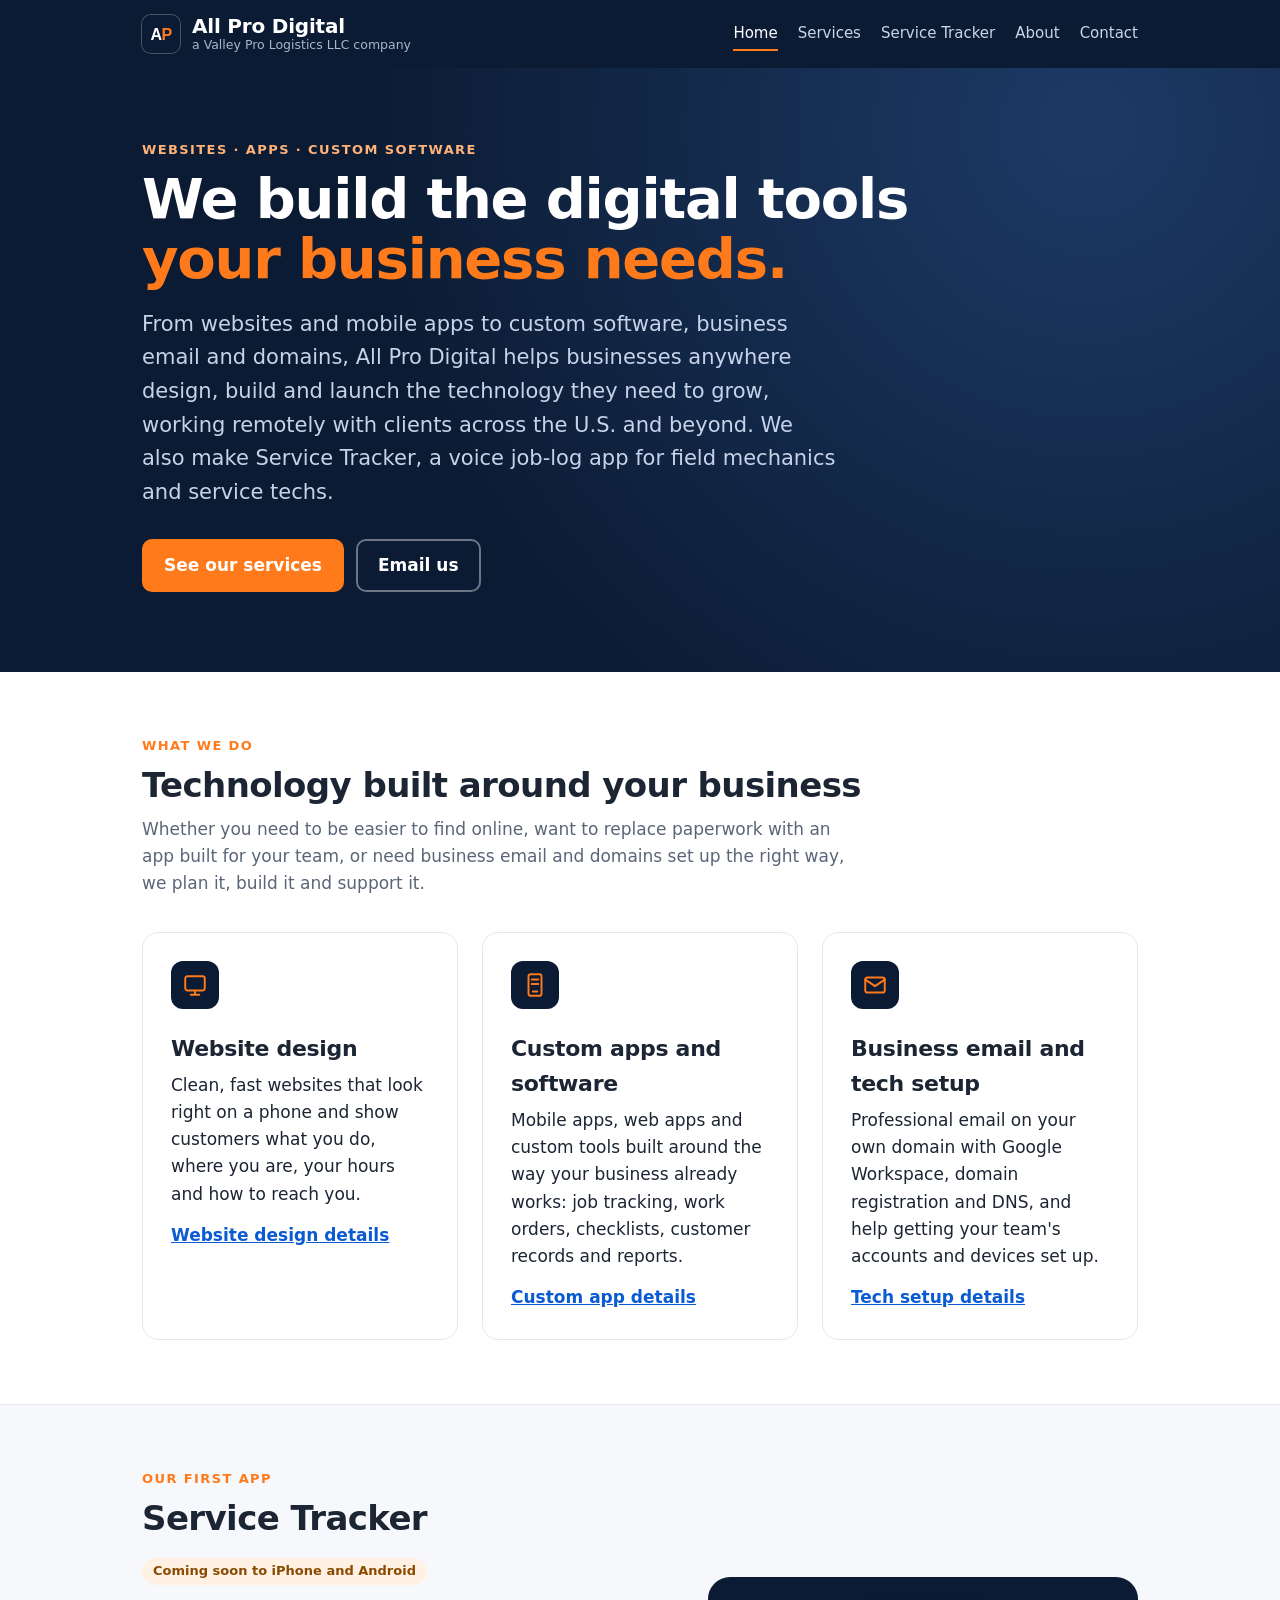
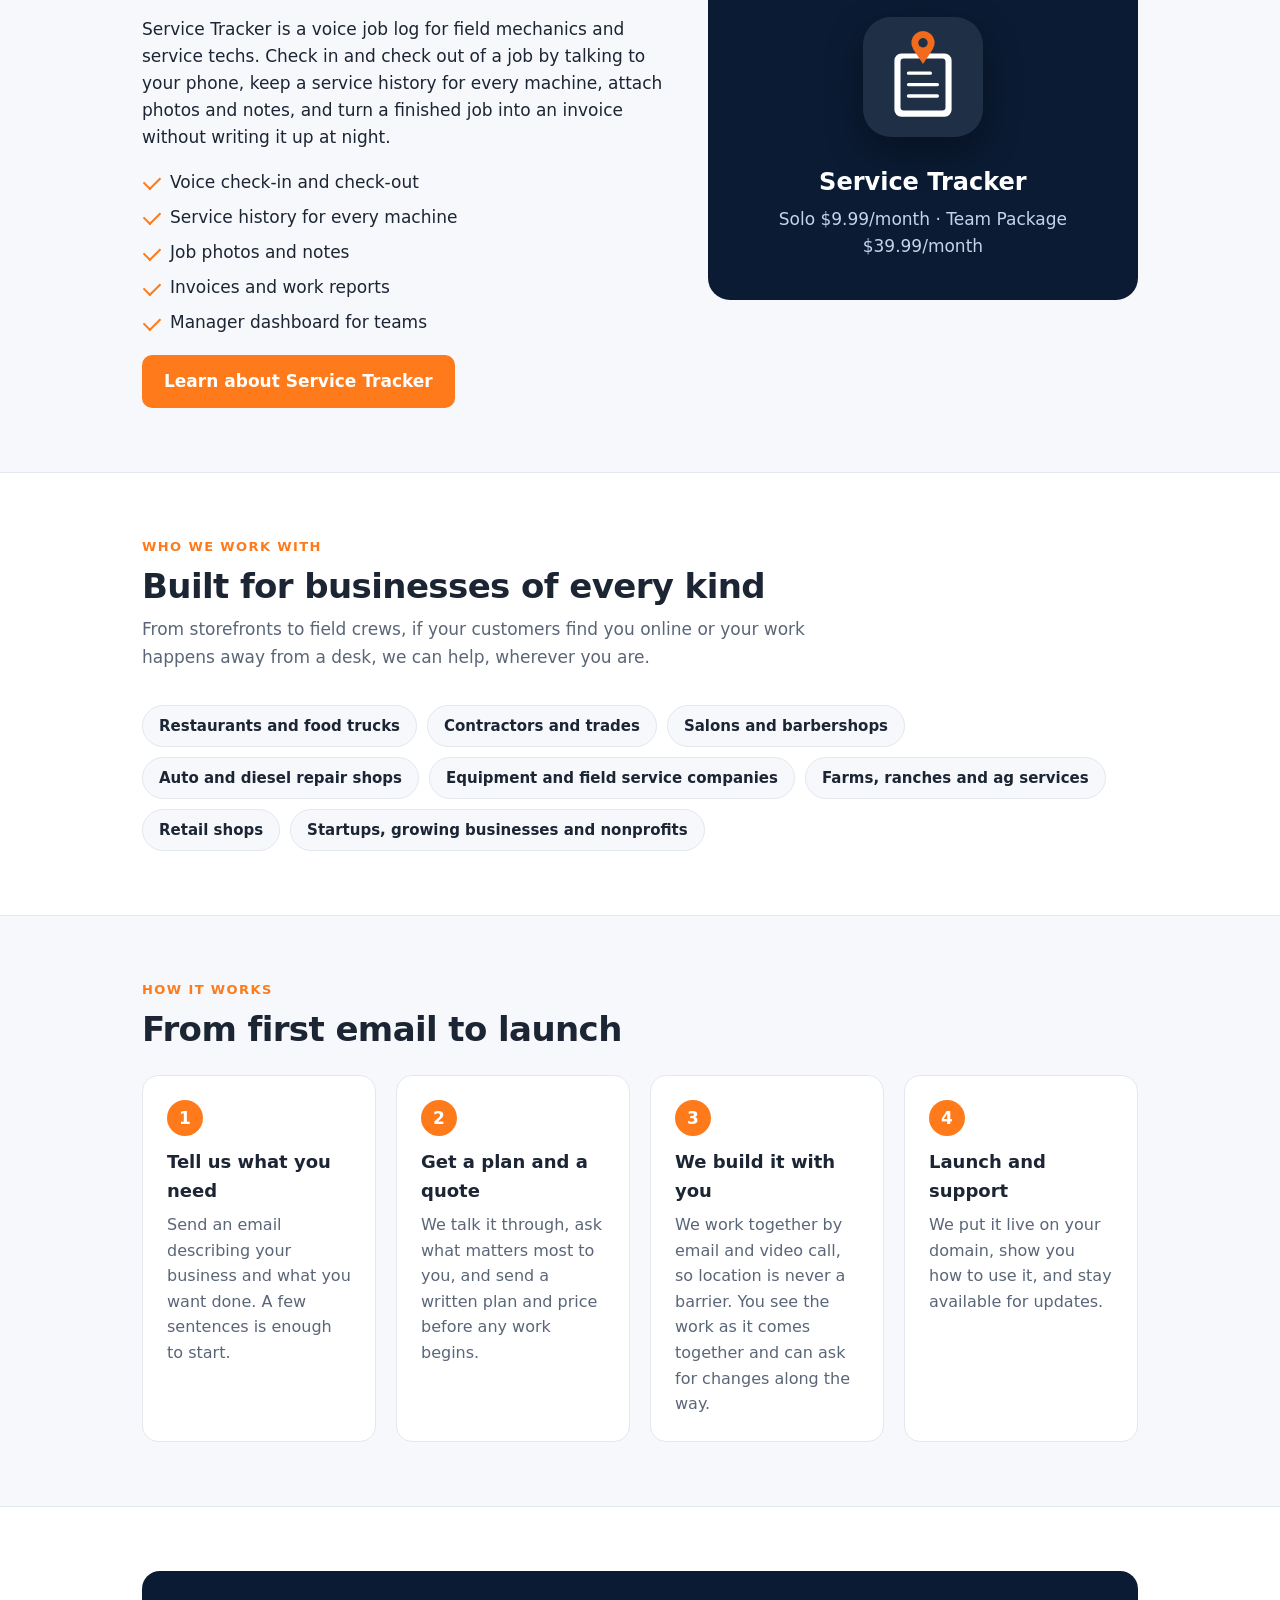
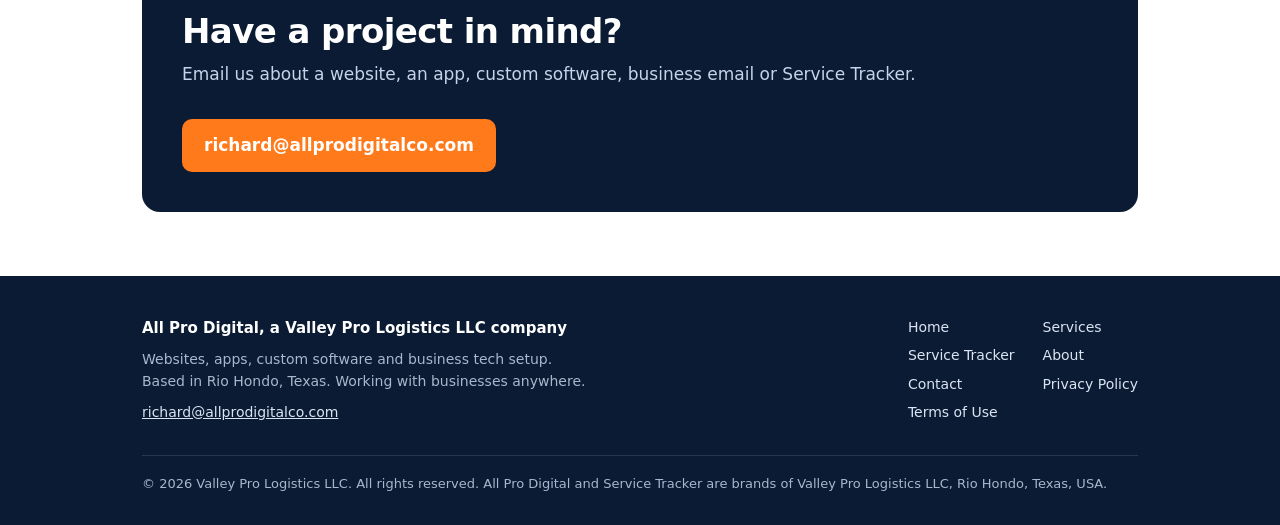
<file: index.html>
<!doctype html>
<html lang="en">
<head>
<meta charset="utf-8">
<meta name="viewport" content="width=device-width, initial-scale=1">
<title>All Pro Digital | Websites, apps and custom software for businesses anywhere</title>
<meta name="description" content="All Pro Digital, a Valley Pro Logistics LLC company, designs and builds websites, mobile apps and custom software and sets up business email and domains for businesses anywhere, working remotely. Makers of Service Tracker for field techs.">
<link rel="canonical" href="https://allprodigitalco.com/">
<link rel="icon" href="/favicon.svg" type="image/svg+xml">
<meta property="og:type" content="website">
<meta property="og:site_name" content="All Pro Digital">
<meta property="og:title" content="All Pro Digital | Websites, apps and custom software for businesses anywhere">
<meta property="og:description" content="All Pro Digital, a Valley Pro Logistics LLC company, designs and builds websites, mobile apps and custom software and sets up business email and domains for businesses anywhere, working remotely. Makers of Service Tracker for field techs.">
<meta property="og:url" content="https://allprodigitalco.com/">
<meta property="og:image" content="https://allprodigitalco.com/og.png">
<meta name="theme-color" content="#0b1b33">
<link rel="stylesheet" href="/styles.css">
<script type="application/ld+json">
{"@context":"https://schema.org","@type":"Organization","name":"All Pro Digital","legalName":"Valley Pro Logistics LLC","url":"https://allprodigitalco.com/","logo":"https://allprodigitalco.com/favicon.svg","email":"richard@allprodigitalco.com","founder":{"@type":"Person","name":"Richard Atkinson"},"address":{"@type":"PostalAddress","addressLocality":"Rio Hondo","addressRegion":"TX","addressCountry":"US"}}
</script>
</head>
<body>
<a class="skip" href="#main">Skip to content</a>
<header class="site">
  <div class="wrap">
    <a class="brand" href="/"><img src="/favicon.svg" alt="" width="38" height="38"><span>All Pro Digital<small>a Valley Pro Logistics LLC company</small></span></a>
    <nav class="top" aria-label="Main">
      <a href="/" aria-current="page">Home</a>
      <a href="/services">Services</a>
      <a href="/service-tracker">Service Tracker</a>
      <a href="/about">About</a>
      <a href="/contact">Contact</a>
    </nav>
  </div>
</header>

<main id="main">
<div class="hero">
  <div class="wrap">
    <p class="kicker light">Websites &middot; Apps &middot; Custom Software</p>
    <h1>We build the digital tools <span>your business needs.</span></h1>
    <p class="lead">From websites and mobile apps to custom software, business email and domains, All Pro Digital helps businesses anywhere design, build and launch the technology they need to grow, working remotely with clients across the U.S. and beyond. We also make Service Tracker, a voice job-log app for field mechanics and service techs.</p>
    <div class="actions">
      <a class="btn" href="/services">See our services</a>
      <a class="btn ghost" href="mailto:richard@allprodigitalco.com?subject=Question%20for%20All%20Pro%20Digital">Email us</a>
    </div>
  </div>
</div>

<section>
  <div class="wrap">
    <p class="kicker">What we do</p>
    <h2>Technology built around your business</h2>
    <p class="sub">Whether you need to be easier to find online, want to replace paperwork with an app built for your team, or need business email and domains set up the right way, we plan it, build it and support it.</p>
    <div class="grid three">
      <article class="card">
        <div class="icon" aria-hidden="true">
          <svg viewBox="0 0 24 24"><rect x="3" y="4" width="18" height="13" rx="2"/><path d="M8 21h8M12 17v4"/></svg>
        </div>
        <h3>Website design</h3>
        <p>Clean, fast websites that look right on a phone and show customers what you do, where you are, your hours and how to reach you.</p>
        <p class="more"><a href="/services#websites">Website design details</a></p>
      </article>
      <article class="card">
        <div class="icon" aria-hidden="true">
          <svg viewBox="0 0 24 24"><rect x="6" y="2" width="12" height="20" rx="2"/><path d="M10 18h4M9 7h6M9 11h6"/></svg>
        </div>
        <h3>Custom apps and software</h3>
        <p>Mobile apps, web apps and custom tools built around the way your business already works: job tracking, work orders, checklists, customer records and reports.</p>
        <p class="more"><a href="/services#apps">Custom app details</a></p>
      </article>
      <article class="card">
        <div class="icon" aria-hidden="true">
          <svg viewBox="0 0 24 24"><rect x="3" y="5" width="18" height="14" rx="2"/><path d="m3 7 9 6 9-6"/></svg>
        </div>
        <h3>Business email and tech setup</h3>
        <p>Professional email on your own domain with Google Workspace, domain registration and DNS, and help getting your team's accounts and devices set up.</p>
        <p class="more"><a href="/services#tech-setup">Tech setup details</a></p>
      </article>
    </div>
  </div>
</section>

<section class="alt">
  <div class="wrap split">
    <div>
      <p class="kicker">Our first app</p>
      <h2>Service Tracker</h2>
      <p><span class="tag">Coming soon to iPhone and Android</span></p>
      <p>Service Tracker is a voice job log for field mechanics and service techs. Check in and check out of a job by talking to your phone, keep a service history for every machine, attach photos and notes, and turn a finished job into an invoice without writing it up at night.</p>
      <ul class="checks">
        <li>Voice check-in and check-out</li>
        <li>Service history for every machine</li>
        <li>Job photos and notes</li>
        <li>Invoices and work reports</li>
        <li>Manager dashboard for teams</li>
      </ul>
      <div class="actions">
        <a class="btn" href="/service-tracker">Learn about Service Tracker</a>
      </div>
    </div>
    <div class="app-card" aria-hidden="true">
      <img src="/assets/service-tracker-icon.svg" alt="" width="120" height="120">
      <p class="app-name">Service Tracker</p>
      <p class="app-price">Solo $9.99/month &middot; Team Package $39.99/month</p>
    </div>
  </div>
</section>

<section>
  <div class="wrap">
    <p class="kicker">Who we work with</p>
    <h2>Built for businesses of every kind</h2>
    <p class="sub">From storefronts to field crews, if your customers find you online or your work happens away from a desk, we can help, wherever you are.</p>
    <ul class="pills">
      <li>Restaurants and food trucks</li>
      <li>Contractors and trades</li>
      <li>Salons and barbershops</li>
      <li>Auto and diesel repair shops</li>
      <li>Equipment and field service companies</li>
      <li>Farms, ranches and ag services</li>
      <li>Retail shops</li>
      <li>Startups, growing businesses and nonprofits</li>
    </ul>
  </div>
</section>

<section class="alt">
  <div class="wrap">
    <p class="kicker">How it works</p>
    <h2>From first email to launch</h2>
    <ol class="steps">
      <li><h3>Tell us what you need</h3><p>Send an email describing your business and what you want done. A few sentences is enough to start.</p></li>
      <li><h3>Get a plan and a quote</h3><p>We talk it through, ask what matters most to you, and send a written plan and price before any work begins.</p></li>
      <li><h3>We build it with you</h3><p>We work together by email and video call, so location is never a barrier. You see the work as it comes together and can ask for changes along the way.</p></li>
      <li><h3>Launch and support</h3><p>We put it live on your domain, show you how to use it, and stay available for updates.</p></li>
    </ol>
  </div>
</section>

<section>
  <div class="wrap">
    <div class="contact-box">
      <div>
        <h2>Have a project in mind?</h2>
        <p>Email us about a website, an app, custom software, business email or Service Tracker.</p>
      </div>
      <div class="actions">
        <a class="btn" href="mailto:richard@allprodigitalco.com?subject=Project%20inquiry">richard@allprodigitalco.com</a>
      </div>
    </div>
  </div>
</section>
</main>

<footer class="site">
  <div class="wrap">
    <div class="foot-grid">
      <div>
        <p class="foot-brand">All Pro Digital, a Valley Pro Logistics LLC company</p>
        <p>Websites, apps, custom software and business tech setup.<br>Based in Rio Hondo, Texas. Working with businesses anywhere.</p>
        <p><a href="mailto:richard@allprodigitalco.com">richard@allprodigitalco.com</a></p>
      </div>
      <nav aria-label="Footer">
        <a href="/">Home</a>
        <a href="/services">Services</a>
        <a href="/service-tracker">Service Tracker</a>
        <a href="/about">About</a>
        <a href="/contact">Contact</a>
        <a href="/privacy">Privacy Policy</a>
        <a href="/terms">Terms of Use</a>
      </nav>
    </div>
    <p class="legal">&copy; 2026 Valley Pro Logistics LLC. All rights reserved. All Pro Digital and Service Tracker are brands of Valley Pro Logistics LLC, Rio Hondo, Texas, USA.</p>
  </div>
</footer>
</body>
</html>
</file>
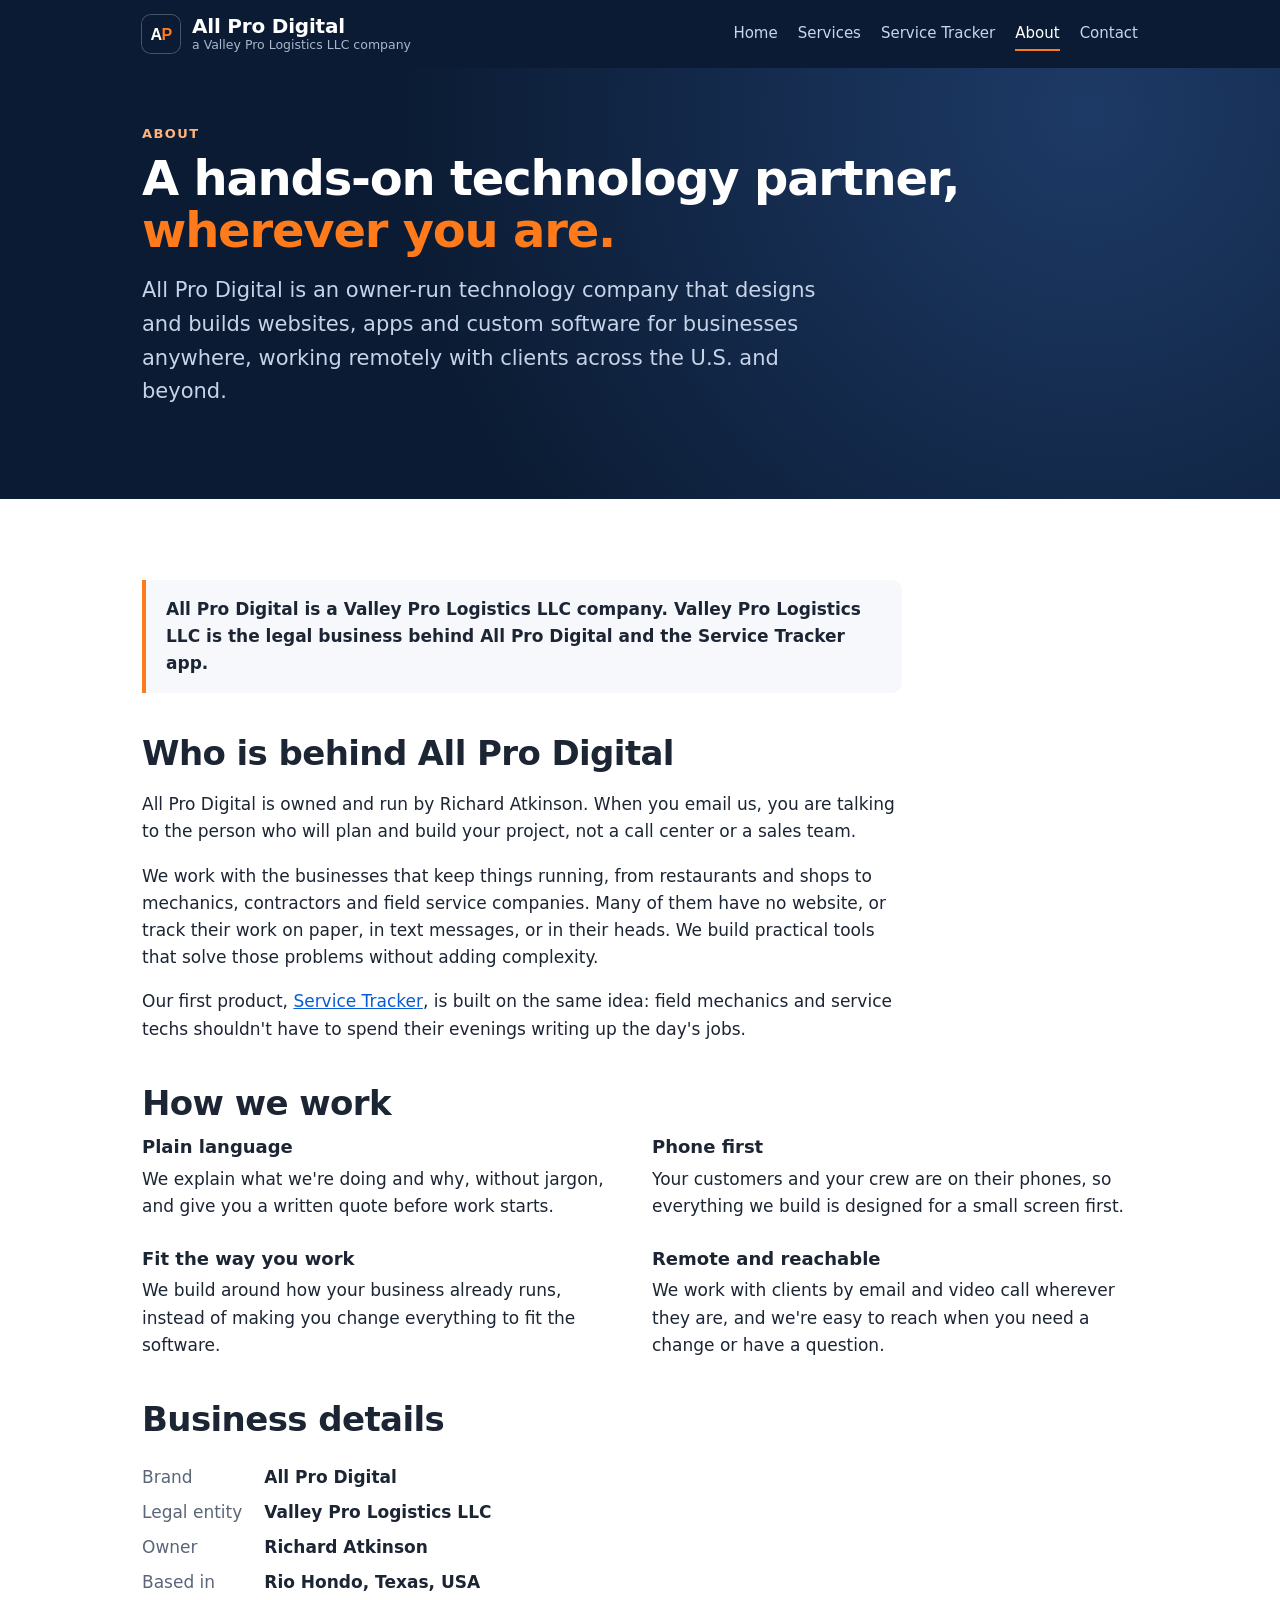
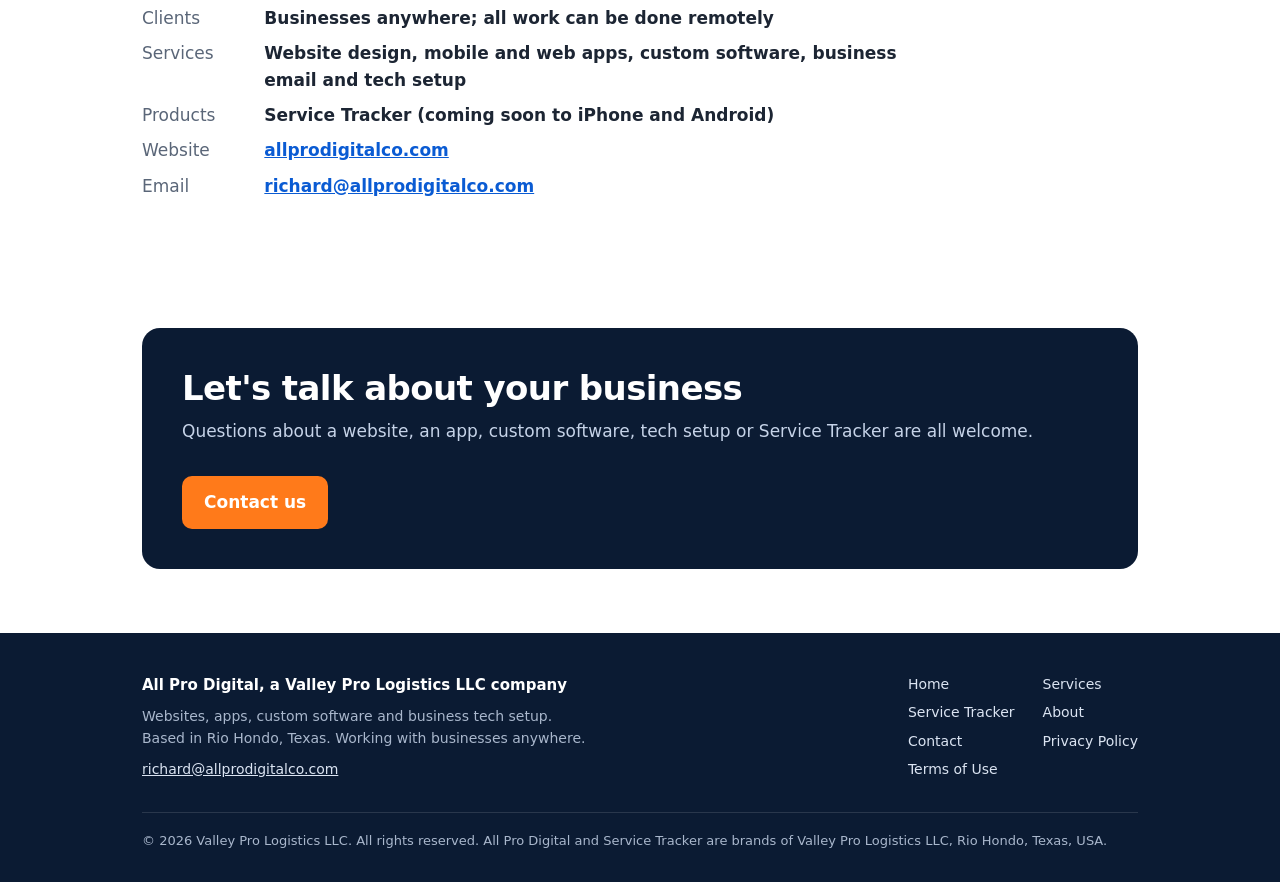
<file: about.html>
<!doctype html>
<html lang="en">
<head>
<meta charset="utf-8">
<meta name="viewport" content="width=device-width, initial-scale=1">
<title>About | All Pro Digital, a Valley Pro Logistics LLC company</title>
<meta name="description" content="All Pro Digital is a Valley Pro Logistics LLC company based in Rio Hondo, Texas, building websites, apps and custom software for businesses anywhere, working remotely.">
<link rel="canonical" href="https://allprodigitalco.com/about">
<link rel="icon" href="/favicon.svg" type="image/svg+xml">
<meta property="og:type" content="website">
<meta property="og:site_name" content="All Pro Digital">
<meta property="og:title" content="About | All Pro Digital, a Valley Pro Logistics LLC company">
<meta property="og:description" content="All Pro Digital is a Valley Pro Logistics LLC company based in Rio Hondo, Texas, building websites, apps and custom software for businesses anywhere, working remotely.">
<meta property="og:url" content="https://allprodigitalco.com/about">
<meta property="og:image" content="https://allprodigitalco.com/og.png">
<meta name="theme-color" content="#0b1b33">
<link rel="stylesheet" href="/styles.css">
</head>
<body>
<a class="skip" href="#main">Skip to content</a>
<header class="site">
  <div class="wrap">
    <a class="brand" href="/"><img src="/favicon.svg" alt="" width="38" height="38"><span>All Pro Digital<small>a Valley Pro Logistics LLC company</small></span></a>
    <nav class="top" aria-label="Main">
      <a href="/">Home</a>
      <a href="/services">Services</a>
      <a href="/service-tracker">Service Tracker</a>
      <a href="/about" aria-current="page">About</a>
      <a href="/contact">Contact</a>
    </nav>
  </div>
</header>

<main id="main">
<div class="hero page">
  <div class="wrap">
    <p class="kicker light">About</p>
    <h1>A hands-on technology partner, <span>wherever you are.</span></h1>
    <p class="lead">All Pro Digital is an owner-run technology company that designs and builds websites, apps and custom software for businesses anywhere, working remotely with clients across the U.S. and beyond.</p>
  </div>
</div>

<section class="about">
  <div class="wrap">
    <p class="entity">All Pro Digital is a Valley Pro Logistics LLC company. Valley Pro Logistics LLC is the legal business behind All Pro Digital and the Service Tracker app.</p>
    <h2>Who is behind All Pro Digital</h2>
    <p>All Pro Digital is owned and run by Richard Atkinson. When you email us, you are talking to the person who will plan and build your project, not a call center or a sales team.</p>
    <p>We work with the businesses that keep things running, from restaurants and shops to mechanics, contractors and field service companies. Many of them have no website, or track their work on paper, in text messages, or in their heads. We build practical tools that solve those problems without adding complexity.</p>
    <p>Our first product, <a href="/service-tracker">Service Tracker</a>, is built on the same idea: field mechanics and service techs shouldn't have to spend their evenings writing up the day's jobs.</p>

    <h2>How we work</h2>
    <div class="grid two values">
      <div>
        <h3>Plain language</h3>
        <p>We explain what we're doing and why, without jargon, and give you a written quote before work starts.</p>
      </div>
      <div>
        <h3>Phone first</h3>
        <p>Your customers and your crew are on their phones, so everything we build is designed for a small screen first.</p>
      </div>
      <div>
        <h3>Fit the way you work</h3>
        <p>We build around how your business already runs, instead of making you change everything to fit the software.</p>
      </div>
      <div>
        <h3>Remote and reachable</h3>
        <p>We work with clients by email and video call wherever they are, and we're easy to reach when you need a change or have a question.</p>
      </div>
    </div>

    <h2>Business details</h2>
    <dl class="facts">
      <dt>Brand</dt><dd>All Pro Digital</dd>
      <dt>Legal entity</dt><dd>Valley Pro Logistics LLC</dd>
      <dt>Owner</dt><dd>Richard Atkinson</dd>
      <dt>Based in</dt><dd>Rio Hondo, Texas, USA</dd>
      <dt>Clients</dt><dd>Businesses anywhere; all work can be done remotely</dd>
      <dt>Services</dt><dd>Website design, mobile and web apps, custom software, business email and tech setup</dd>
      <dt>Products</dt><dd>Service Tracker (coming soon to iPhone and Android)</dd>
      <dt>Website</dt><dd><a href="/">allprodigitalco.com</a></dd>
      <dt>Email</dt><dd><a href="mailto:richard@allprodigitalco.com">richard@allprodigitalco.com</a></dd>
    </dl>
  </div>
</section>

<section>
  <div class="wrap">
    <div class="contact-box">
      <div>
        <h2>Let's talk about your business</h2>
        <p>Questions about a website, an app, custom software, tech setup or Service Tracker are all welcome.</p>
      </div>
      <div class="actions">
        <a class="btn" href="/contact">Contact us</a>
      </div>
    </div>
  </div>
</section>
</main>

<footer class="site">
  <div class="wrap">
    <div class="foot-grid">
      <div>
        <p class="foot-brand">All Pro Digital, a Valley Pro Logistics LLC company</p>
        <p>Websites, apps, custom software and business tech setup.<br>Based in Rio Hondo, Texas. Working with businesses anywhere.</p>
        <p><a href="mailto:richard@allprodigitalco.com">richard@allprodigitalco.com</a></p>
      </div>
      <nav aria-label="Footer">
        <a href="/">Home</a>
        <a href="/services">Services</a>
        <a href="/service-tracker">Service Tracker</a>
        <a href="/about">About</a>
        <a href="/contact">Contact</a>
        <a href="/privacy">Privacy Policy</a>
        <a href="/terms">Terms of Use</a>
      </nav>
    </div>
    <p class="legal">&copy; 2026 Valley Pro Logistics LLC. All rights reserved. All Pro Digital and Service Tracker are brands of Valley Pro Logistics LLC, Rio Hondo, Texas, USA.</p>
  </div>
</footer>
</body>
</html>
</file>
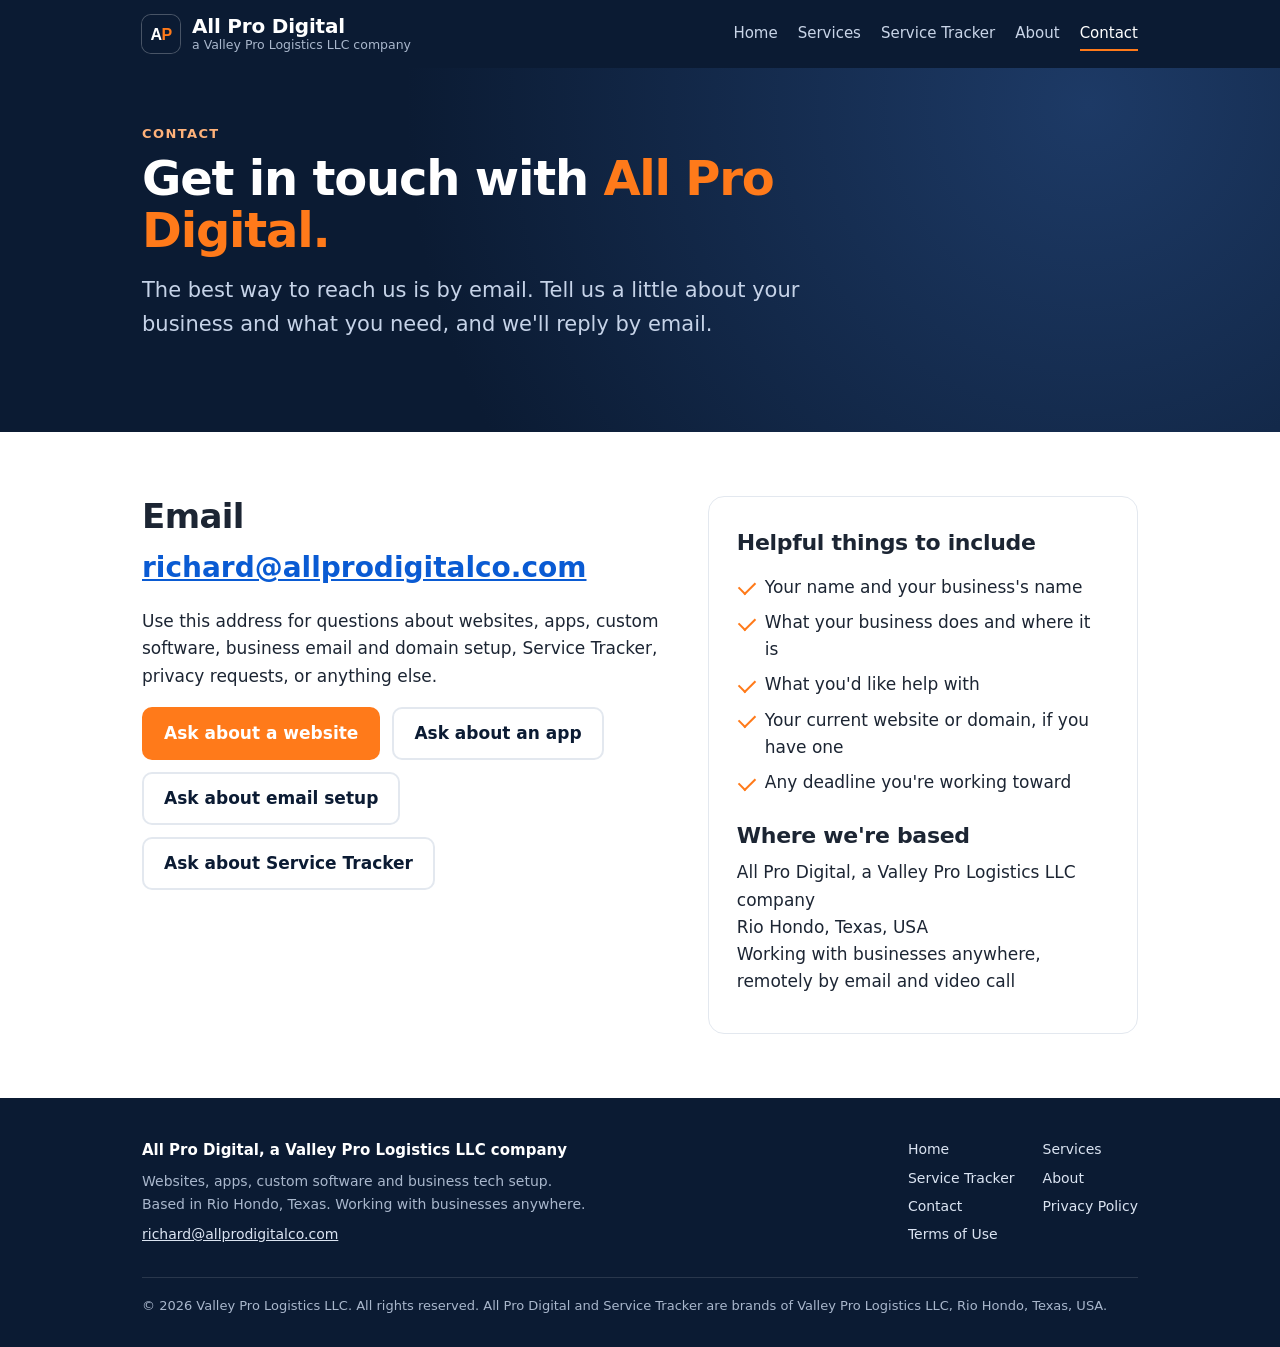
<file: contact.html>
<!doctype html>
<html lang="en">
<head>
<meta charset="utf-8">
<meta name="viewport" content="width=device-width, initial-scale=1">
<title>Contact | All Pro Digital</title>
<meta name="description" content="Contact All Pro Digital by email at richard@allprodigitalco.com about websites, apps, custom software, business email and domains, or Service Tracker. We work with businesses anywhere.">
<link rel="canonical" href="https://allprodigitalco.com/contact">
<link rel="icon" href="/favicon.svg" type="image/svg+xml">
<meta property="og:type" content="website">
<meta property="og:site_name" content="All Pro Digital">
<meta property="og:title" content="Contact | All Pro Digital">
<meta property="og:description" content="Contact All Pro Digital by email at richard@allprodigitalco.com about websites, apps, custom software, business email and domains, or Service Tracker. We work with businesses anywhere.">
<meta property="og:url" content="https://allprodigitalco.com/contact">
<meta property="og:image" content="https://allprodigitalco.com/og.png">
<meta name="theme-color" content="#0b1b33">
<link rel="stylesheet" href="/styles.css">
</head>
<body>
<a class="skip" href="#main">Skip to content</a>
<header class="site">
  <div class="wrap">
    <a class="brand" href="/"><img src="/favicon.svg" alt="" width="38" height="38"><span>All Pro Digital<small>a Valley Pro Logistics LLC company</small></span></a>
    <nav class="top" aria-label="Main">
      <a href="/">Home</a>
      <a href="/services">Services</a>
      <a href="/service-tracker">Service Tracker</a>
      <a href="/about">About</a>
      <a href="/contact" aria-current="page">Contact</a>
    </nav>
  </div>
</header>

<main id="main">
<div class="hero page">
  <div class="wrap">
    <p class="kicker light">Contact</p>
    <h1>Get in touch with <span>All Pro Digital.</span></h1>
    <p class="lead">The best way to reach us is by email. Tell us a little about your business and what you need, and we'll reply by email.</p>
  </div>
</div>

<section>
  <div class="wrap split">
    <div>
      <h2>Email</h2>
      <p class="big-mail"><a href="mailto:richard@allprodigitalco.com">richard@allprodigitalco.com</a></p>
      <p>Use this address for questions about websites, apps, custom software, business email and domain setup, Service Tracker, privacy requests, or anything else.</p>
      <div class="actions">
        <a class="btn" href="mailto:richard@allprodigitalco.com?subject=Website%20for%20my%20business">Ask about a website</a>
        <a class="btn outline" href="mailto:richard@allprodigitalco.com?subject=Custom%20business%20app">Ask about an app</a>
        <a class="btn outline" href="mailto:richard@allprodigitalco.com?subject=Business%20email%20and%20domain%20setup">Ask about email setup</a>
        <a class="btn outline" href="mailto:richard@allprodigitalco.com?subject=Service%20Tracker">Ask about Service Tracker</a>
      </div>
    </div>
    <div class="card">
      <h3>Helpful things to include</h3>
      <ul class="checks">
        <li>Your name and your business's name</li>
        <li>What your business does and where it is</li>
        <li>What you'd like help with</li>
        <li>Your current website or domain, if you have one</li>
        <li>Any deadline you're working toward</li>
      </ul>
      <h3>Where we're based</h3>
      <p>All Pro Digital, a Valley Pro Logistics LLC company<br>Rio Hondo, Texas, USA<br>Working with businesses anywhere, remotely by email and video call</p>
    </div>
  </div>
</section>
</main>

<footer class="site">
  <div class="wrap">
    <div class="foot-grid">
      <div>
        <p class="foot-brand">All Pro Digital, a Valley Pro Logistics LLC company</p>
        <p>Websites, apps, custom software and business tech setup.<br>Based in Rio Hondo, Texas. Working with businesses anywhere.</p>
        <p><a href="mailto:richard@allprodigitalco.com">richard@allprodigitalco.com</a></p>
      </div>
      <nav aria-label="Footer">
        <a href="/">Home</a>
        <a href="/services">Services</a>
        <a href="/service-tracker">Service Tracker</a>
        <a href="/about">About</a>
        <a href="/contact">Contact</a>
        <a href="/privacy">Privacy Policy</a>
        <a href="/terms">Terms of Use</a>
      </nav>
    </div>
    <p class="legal">&copy; 2026 Valley Pro Logistics LLC. All rights reserved. All Pro Digital and Service Tracker are brands of Valley Pro Logistics LLC, Rio Hondo, Texas, USA.</p>
  </div>
</footer>
</body>
</html>
</file>
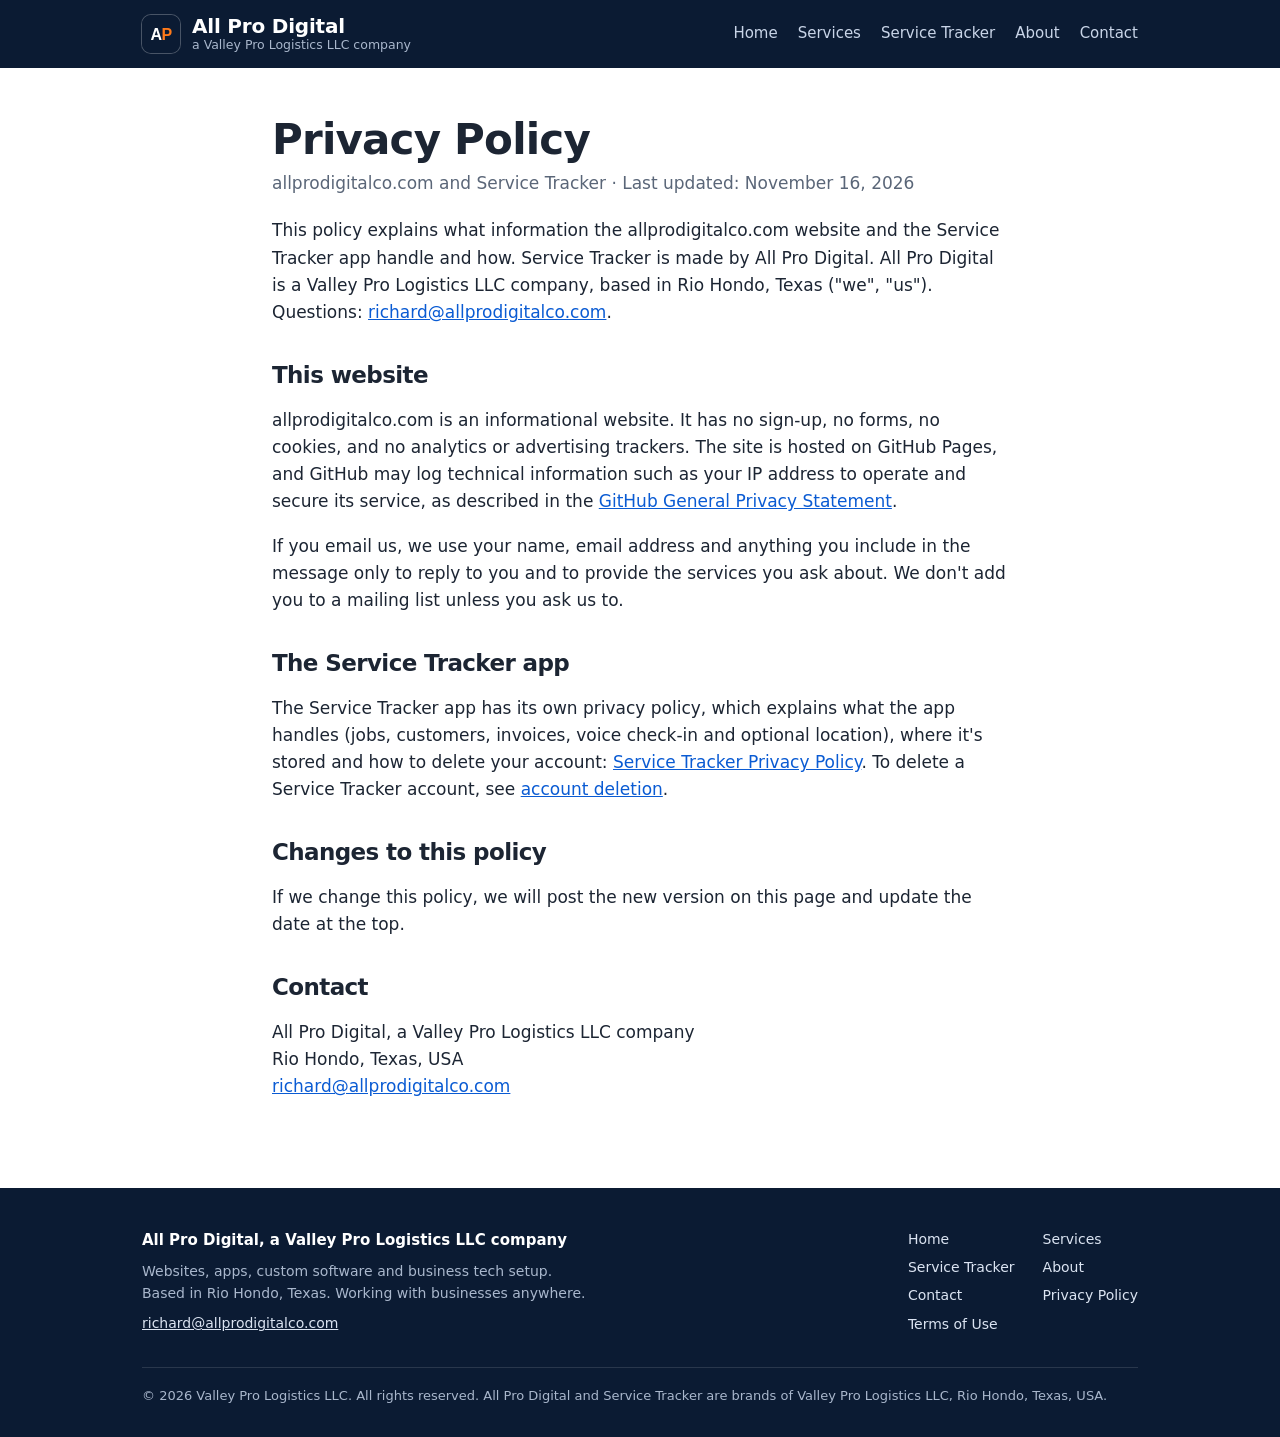
<file: privacy.html>
<!doctype html>
<html lang="en">
<head>
<meta charset="utf-8">
<meta name="viewport" content="width=device-width, initial-scale=1">
<title>Privacy Policy | All Pro Digital and Service Tracker</title>
<meta name="description" content="Privacy Policy for the allprodigitalco.com website and the Service Tracker app by All Pro Digital, a Valley Pro Logistics LLC company.">
<link rel="canonical" href="https://allprodigitalco.com/privacy">
<link rel="icon" href="/favicon.svg" type="image/svg+xml">
<meta property="og:type" content="website">
<meta property="og:site_name" content="All Pro Digital">
<meta property="og:title" content="Privacy Policy | All Pro Digital and Service Tracker">
<meta property="og:description" content="Privacy Policy for the allprodigitalco.com website and the Service Tracker app by All Pro Digital, a Valley Pro Logistics LLC company.">
<meta property="og:url" content="https://allprodigitalco.com/privacy">
<meta property="og:image" content="https://allprodigitalco.com/og.png">
<meta name="theme-color" content="#0b1b33">
<link rel="stylesheet" href="/styles.css">
</head>
<body>
<a class="skip" href="#main">Skip to content</a>
<header class="site">
  <div class="wrap">
    <a class="brand" href="/"><img src="/favicon.svg" alt="" width="38" height="38"><span>All Pro Digital<small>a Valley Pro Logistics LLC company</small></span></a>
    <nav class="top" aria-label="Main">
      <a href="/">Home</a>
      <a href="/services">Services</a>
      <a href="/service-tracker">Service Tracker</a>
      <a href="/about">About</a>
      <a href="/contact">Contact</a>
    </nav>
  </div>
</header>

<main id="main">
<div class="wrap doc">
<h1>Privacy Policy</h1>
  <p class="meta">allprodigitalco.com and Service Tracker &middot; Last updated: November 16, 2026</p>

  <p>This policy explains what information the allprodigitalco.com website and the Service Tracker app handle and how. Service Tracker is made by All Pro Digital. All Pro Digital is a Valley Pro Logistics LLC company, based in Rio Hondo, Texas ("we", "us"). Questions: <a href="mailto:richard@allprodigitalco.com">richard@allprodigitalco.com</a>.</p>

  <h2>This website</h2>
  <p>allprodigitalco.com is an informational website. It has no sign-up, no forms, no cookies, and no analytics or advertising trackers. The site is hosted on GitHub Pages, and GitHub may log technical information such as your IP address to operate and secure its service, as described in the <a href="https://docs.github.com/site-policy/privacy-policies/github-general-privacy-statement">GitHub General Privacy Statement</a>.</p>
  <p>If you email us, we use your name, email address and anything you include in the message only to reply to you and to provide the services you ask about. We don't add you to a mailing list unless you ask us to.</p>

  <h2>The Service Tracker app</h2>
  <p>The Service Tracker app has its own privacy policy, which explains what the app handles (jobs, customers, invoices, voice check-in and optional location), where it's stored and how to delete your account: <a href="/service-tracker/privacy">Service Tracker Privacy Policy</a>. To delete a Service Tracker account, see <a href="/service-tracker/account-deletion">account deletion</a>.</p>

  <h2>Changes to this policy</h2>
  <p>If we change this policy, we will post the new version on this page and update the date at the top.</p>

  <h2>Contact</h2>
  <p>All Pro Digital, a Valley Pro Logistics LLC company<br>Rio Hondo, Texas, USA<br><a href="mailto:richard@allprodigitalco.com">richard@allprodigitalco.com</a></p>
</div>
</main>

<footer class="site">
  <div class="wrap">
    <div class="foot-grid">
      <div>
        <p class="foot-brand">All Pro Digital, a Valley Pro Logistics LLC company</p>
        <p>Websites, apps, custom software and business tech setup.<br>Based in Rio Hondo, Texas. Working with businesses anywhere.</p>
        <p><a href="mailto:richard@allprodigitalco.com">richard@allprodigitalco.com</a></p>
      </div>
      <nav aria-label="Footer">
        <a href="/">Home</a>
        <a href="/services">Services</a>
        <a href="/service-tracker">Service Tracker</a>
        <a href="/about">About</a>
        <a href="/contact">Contact</a>
        <a href="/privacy">Privacy Policy</a>
        <a href="/terms">Terms of Use</a>
      </nav>
    </div>
    <p class="legal">&copy; 2026 Valley Pro Logistics LLC. All rights reserved. All Pro Digital and Service Tracker are brands of Valley Pro Logistics LLC, Rio Hondo, Texas, USA.</p>
  </div>
</footer>
</body>
</html>
</file>
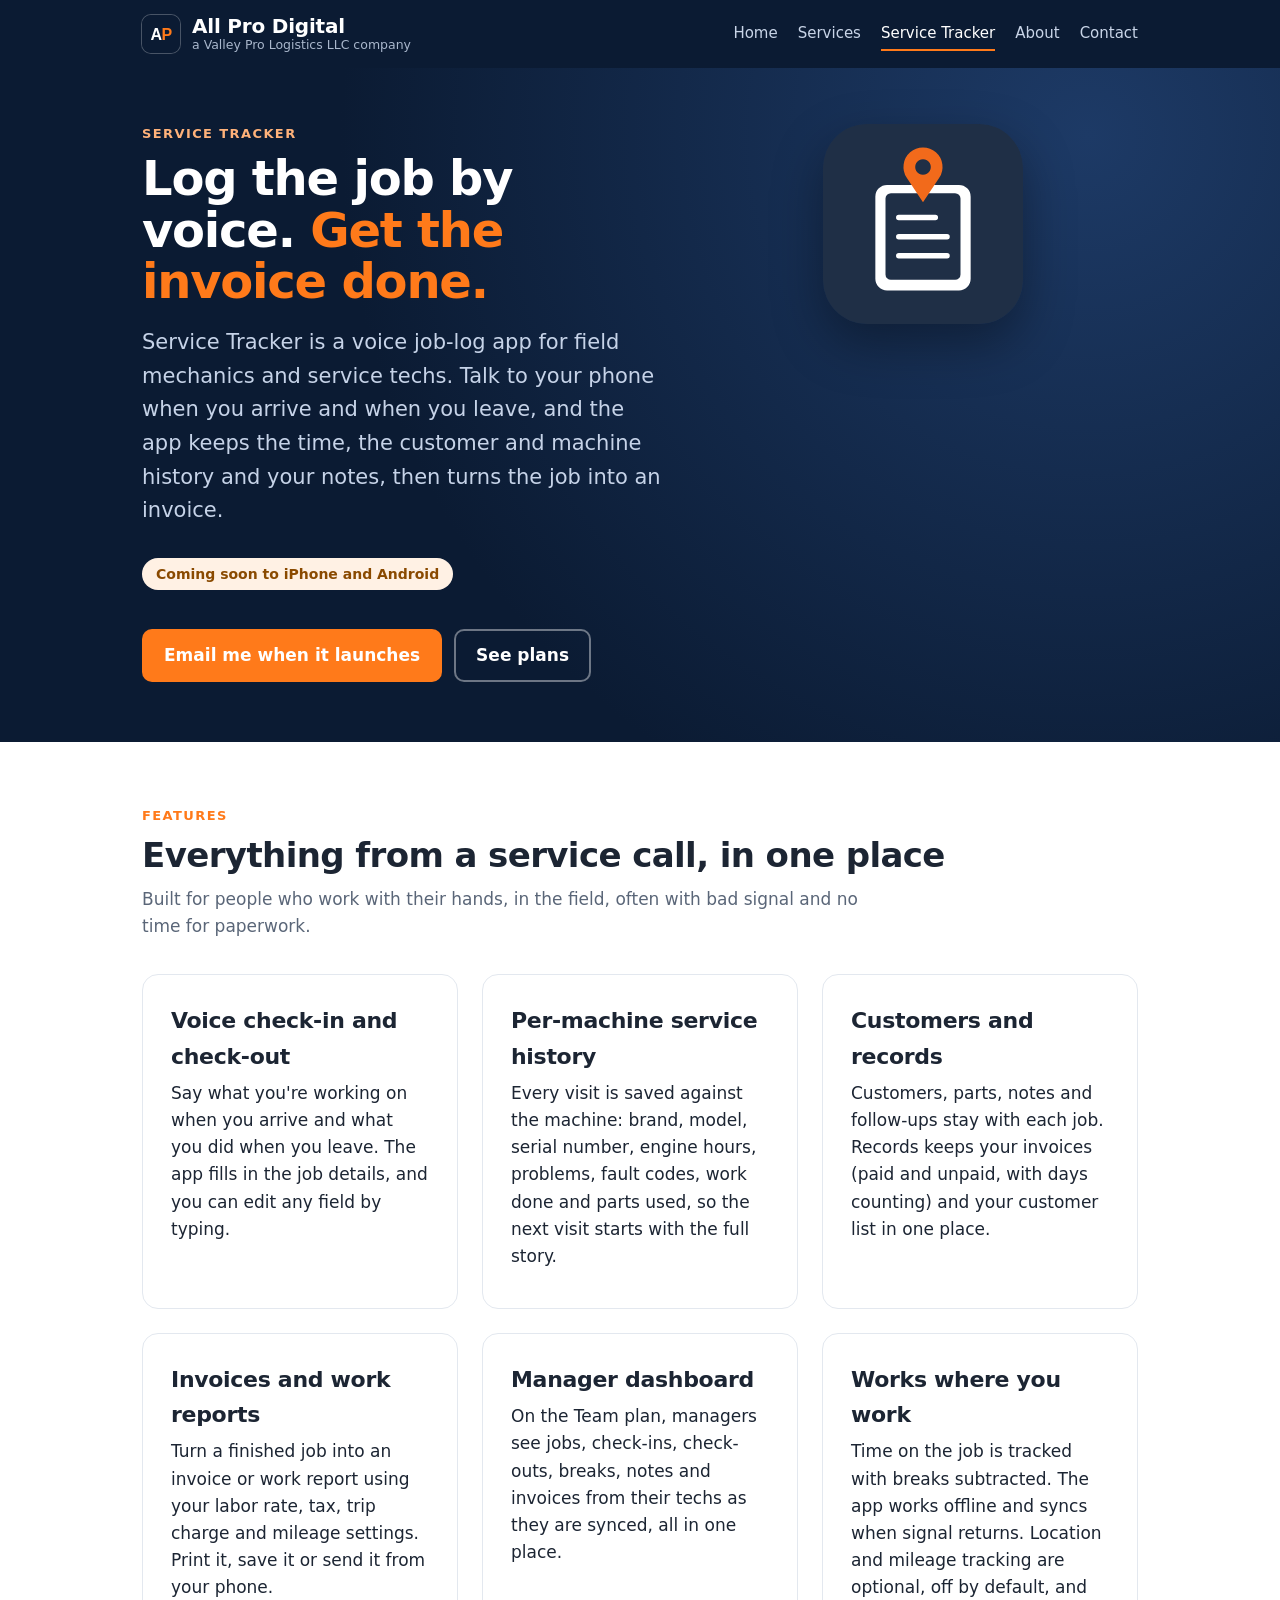
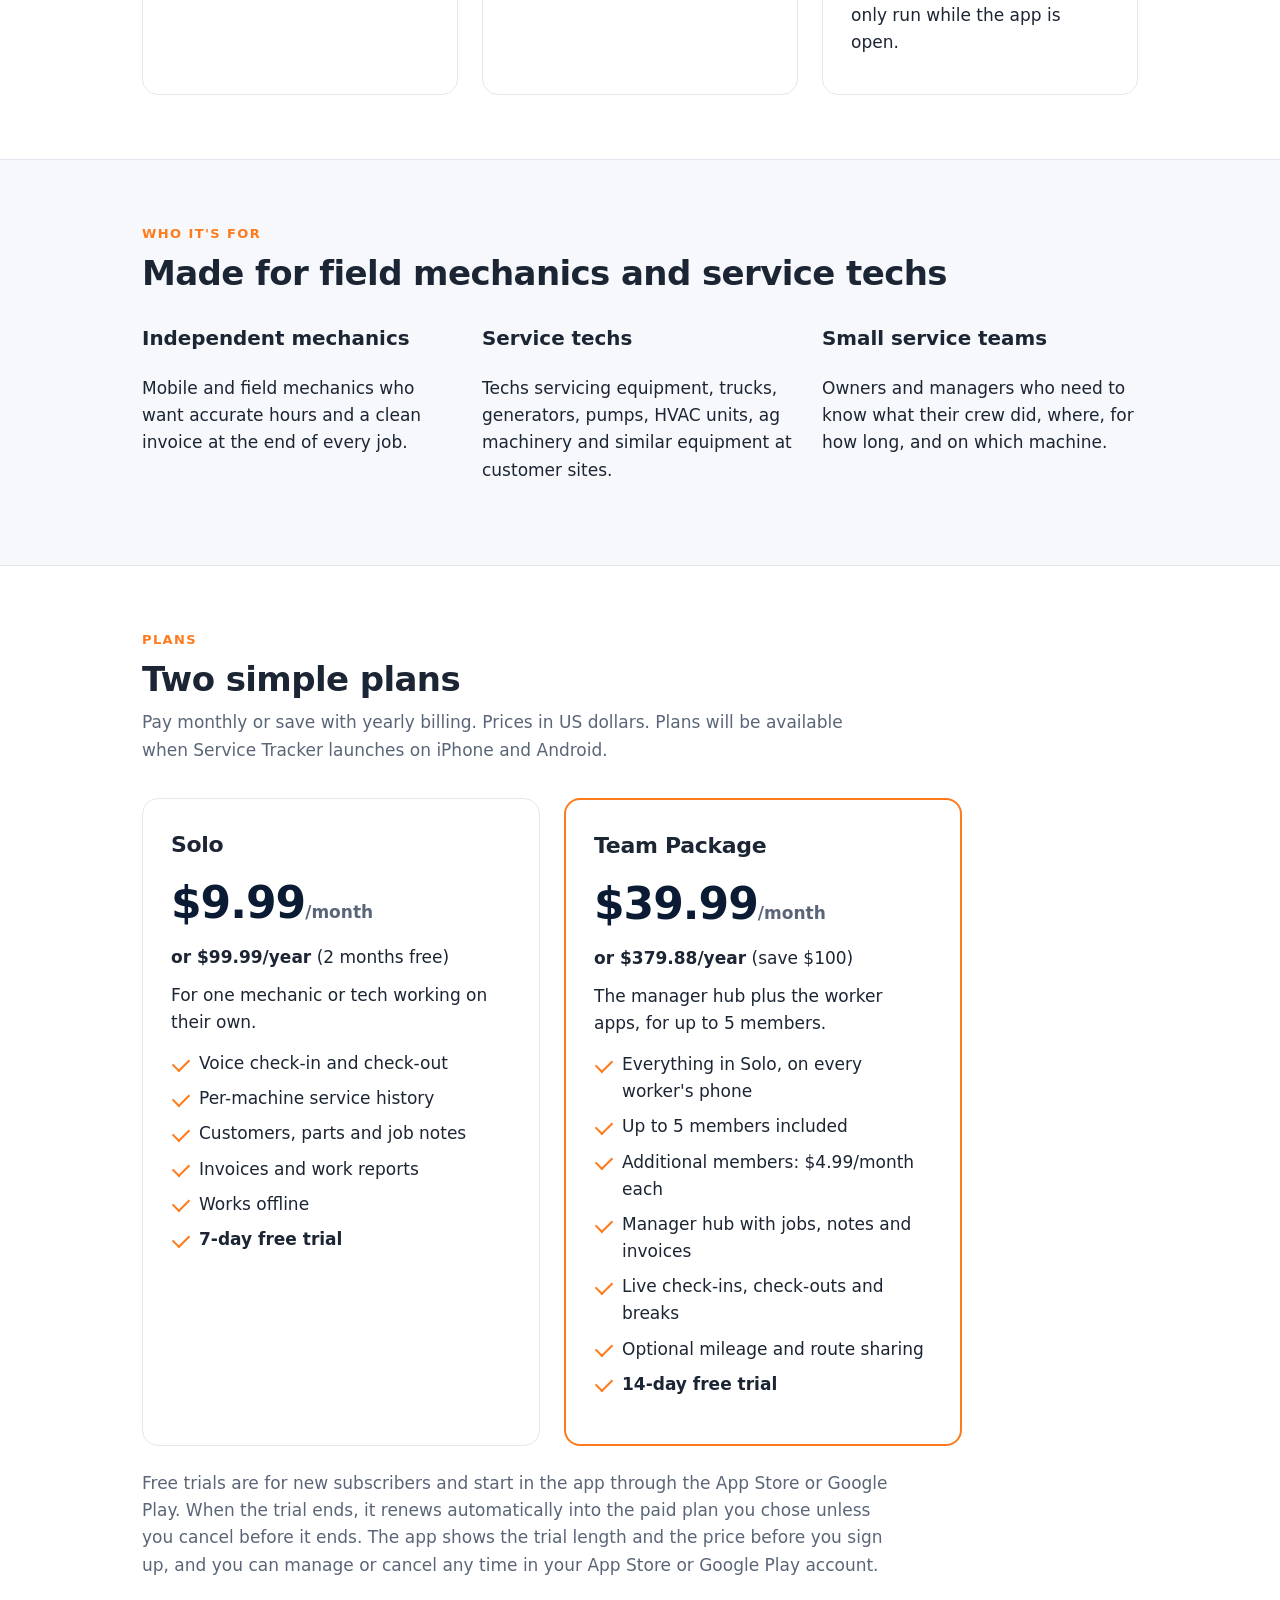
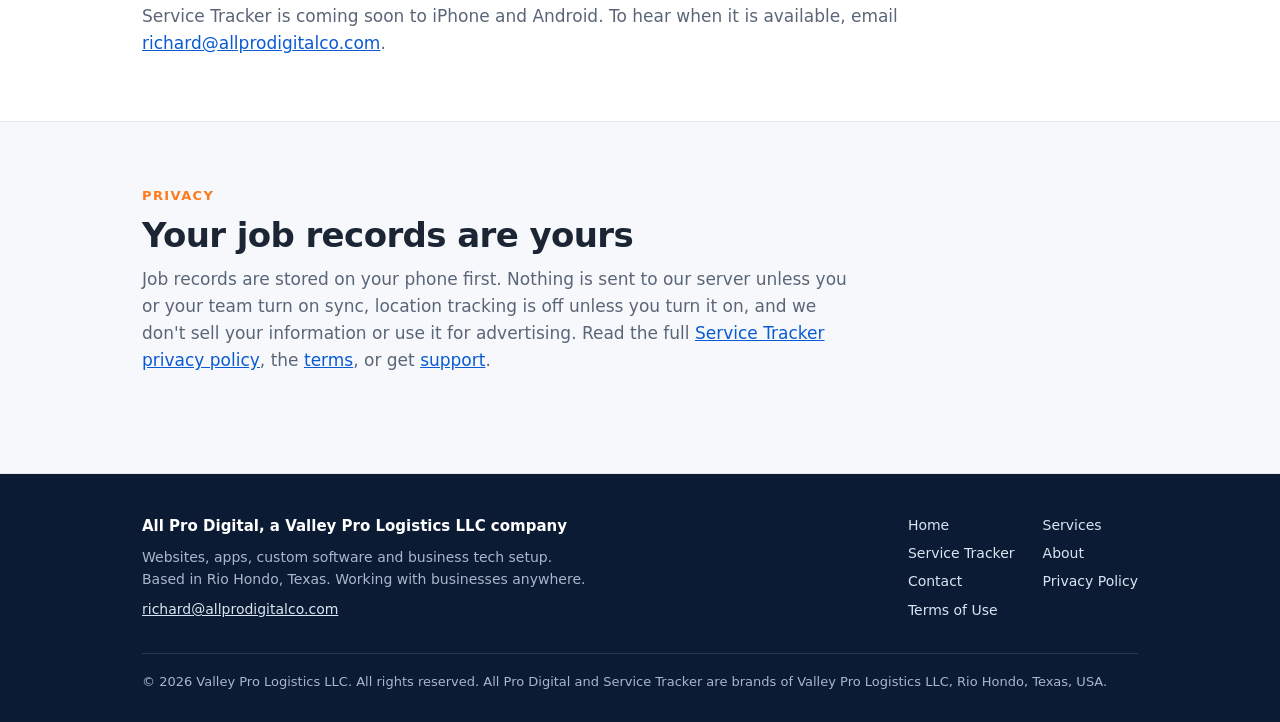
<file: service-tracker.html>
<!doctype html>
<html lang="en">
<head>
<meta charset="utf-8">
<meta name="viewport" content="width=device-width, initial-scale=1">
<title>Service Tracker | Voice job log app for field mechanics and service techs</title>
<meta name="description" content="Service Tracker is a voice job-log app for field mechanics and service techs: voice check-in and check-out, customer and machine history, job notes, invoices and a manager dashboard. Coming soon to iPhone and Android.">
<link rel="canonical" href="https://allprodigitalco.com/service-tracker">
<link rel="icon" href="/favicon.svg" type="image/svg+xml">
<meta property="og:type" content="website">
<meta property="og:site_name" content="All Pro Digital">
<meta property="og:title" content="Service Tracker | Voice job log app for field mechanics and service techs">
<meta property="og:description" content="Service Tracker is a voice job-log app for field mechanics and service techs: voice check-in and check-out, customer and machine history, job notes, invoices and a manager dashboard. Coming soon to iPhone and Android.">
<meta property="og:url" content="https://allprodigitalco.com/service-tracker">
<meta property="og:image" content="https://allprodigitalco.com/og.png">
<meta name="theme-color" content="#0b1b33">
<link rel="stylesheet" href="/styles.css">
</head>
<body>
<a class="skip" href="#main">Skip to content</a>
<header class="site">
  <div class="wrap">
    <a class="brand" href="/"><img src="/favicon.svg" alt="" width="38" height="38"><span>All Pro Digital<small>a Valley Pro Logistics LLC company</small></span></a>
    <nav class="top" aria-label="Main">
      <a href="/">Home</a>
      <a href="/services">Services</a>
      <a href="/service-tracker" aria-current="page">Service Tracker</a>
      <a href="/about">About</a>
      <a href="/contact">Contact</a>
    </nav>
  </div>
</header>

<main id="main">
<div class="hero page">
  <div class="wrap split hero-split">
    <div>
      <p class="kicker light">Service Tracker</p>
      <h1>Log the job by voice. <span>Get the invoice done.</span></h1>
      <p class="lead">Service Tracker is a voice job-log app for field mechanics and service techs. Talk to your phone when you arrive and when you leave, and the app keeps the time, the customer and machine history and your notes, then turns the job into an invoice.</p>
      <p><span class="tag big">Coming soon to iPhone and Android</span></p>
      <div class="actions">
        <a class="btn" href="mailto:richard@allprodigitalco.com?subject=Service%20Tracker%20launch">Email me when it launches</a>
        <a class="btn ghost" href="#pricing">See plans</a>
      </div>
    </div>
    <div class="hero-icon">
      <img src="/assets/service-tracker-icon.svg" alt="Service Tracker app icon" width="200" height="200">
    </div>
  </div>
</div>

<section>
  <div class="wrap">
    <p class="kicker">Features</p>
    <h2>Everything from a service call, in one place</h2>
    <p class="sub">Built for people who work with their hands, in the field, often with bad signal and no time for paperwork.</p>
    <div class="grid three">
      <article class="card">
        <h3>Voice check-in and check-out</h3>
        <p>Say what you're working on when you arrive and what you did when you leave. The app fills in the job details, and you can edit any field by typing.</p>
      </article>
      <article class="card">
        <h3>Per-machine service history</h3>
        <p>Every visit is saved against the machine: brand, model, serial number, engine hours, problems, fault codes, work done and parts used, so the next visit starts with the full story.</p>
      </article>
      <article class="card">
        <h3>Customers and records</h3>
        <p>Customers, parts, notes and follow-ups stay with each job. Records keeps your invoices (paid and unpaid, with days counting) and your customer list in one place.</p>
      </article>
      <article class="card">
        <h3>Invoices and work reports</h3>
        <p>Turn a finished job into an invoice or work report using your labor rate, tax, trip charge and mileage settings. Print it, save it or send it from your phone.</p>
      </article>
      <article class="card">
        <h3>Manager dashboard</h3>
        <p>On the Team plan, managers see jobs, check-ins, check-outs, breaks, notes and invoices from their techs as they are synced, all in one place.</p>
      </article>
      <article class="card">
        <h3>Works where you work</h3>
        <p>Time on the job is tracked with breaks subtracted. The app works offline and syncs when signal returns. Location and mileage tracking are optional, off by default, and only run while the app is open.</p>
      </article>
    </div>
  </div>
</section>

<section class="alt">
  <div class="wrap">
    <p class="kicker">Who it's for</p>
    <h2>Made for field mechanics and service techs</h2>
    <div class="grid three">
      <div>
        <h3>Independent mechanics</h3>
        <p>Mobile and field mechanics who want accurate hours and a clean invoice at the end of every job.</p>
      </div>
      <div>
        <h3>Service techs</h3>
        <p>Techs servicing equipment, trucks, generators, pumps, HVAC units, ag machinery and similar equipment at customer sites.</p>
      </div>
      <div>
        <h3>Small service teams</h3>
        <p>Owners and managers who need to know what their crew did, where, for how long, and on which machine.</p>
      </div>
    </div>
  </div>
</section>

<section id="pricing">
  <div class="wrap">
    <p class="kicker">Plans</p>
    <h2>Two simple plans</h2>
    <p class="sub">Pay monthly or save with yearly billing. Prices in US dollars. Plans will be available when Service Tracker launches on iPhone and Android.</p>
    <div class="grid two plans">
      <article class="card plan">
        <h3>Solo</h3>
        <p class="price">$9.99<span>/month</span></p>
        <p><strong>or $99.99/year</strong> (2 months free)</p>
        <p>For one mechanic or tech working on their own.</p>
        <ul class="checks">
          <li>Voice check-in and check-out</li>
          <li>Per-machine service history</li>
          <li>Customers, parts and job notes</li>
          <li>Invoices and work reports</li>
          <li>Works offline</li>
          <li><strong>7-day free trial</strong></li>
        </ul>
      </article>
      <article class="card plan featured">
        <h3>Team Package</h3>
        <p class="price">$39.99<span>/month</span></p>
        <p><strong>or $379.88/year</strong> (save $100)</p>
        <p>The manager hub plus the worker apps, for up to 5 members.</p>
        <ul class="checks">
          <li>Everything in Solo, on every worker's phone</li>
          <li>Up to 5 members included</li>
          <li>Additional members: $4.99/month each</li>
          <li>Manager hub with jobs, notes and invoices</li>
          <li>Live check-ins, check-outs and breaks</li>
          <li>Optional mileage and route sharing</li>
          <li><strong>14-day free trial</strong></li>
        </ul>
      </article>
    </div>
    <p class="note">Free trials are for new subscribers and start in the app through the App Store or Google Play. When the trial ends, it renews automatically into the paid plan you chose unless you cancel before it ends. The app shows the trial length and the price before you sign up, and you can manage or cancel any time in your App Store or Google Play account.</p>
    <p class="note">Service Tracker is coming soon to iPhone and Android. To hear when it is available, email <a href="mailto:richard@allprodigitalco.com?subject=Service%20Tracker%20launch">richard@allprodigitalco.com</a>.</p>
  </div>
</section>

<section class="alt">
  <div class="wrap">
    <p class="kicker">Privacy</p>
    <h2>Your job records are yours</h2>
    <p class="sub">Job records are stored on your phone first. Nothing is sent to our server unless you or your team turn on sync, location tracking is off unless you turn it on, and we don't sell your information or use it for advertising. Read the full <a href="/service-tracker/privacy">Service Tracker privacy policy</a>, the <a href="/service-tracker/terms">terms</a>, or get <a href="/service-tracker/support">support</a>.</p>
  </div>
</section>
</main>

<footer class="site">
  <div class="wrap">
    <div class="foot-grid">
      <div>
        <p class="foot-brand">All Pro Digital, a Valley Pro Logistics LLC company</p>
        <p>Websites, apps, custom software and business tech setup.<br>Based in Rio Hondo, Texas. Working with businesses anywhere.</p>
        <p><a href="mailto:richard@allprodigitalco.com">richard@allprodigitalco.com</a></p>
      </div>
      <nav aria-label="Footer">
        <a href="/">Home</a>
        <a href="/services">Services</a>
        <a href="/service-tracker">Service Tracker</a>
        <a href="/about">About</a>
        <a href="/contact">Contact</a>
        <a href="/privacy">Privacy Policy</a>
        <a href="/terms">Terms of Use</a>
      </nav>
    </div>
    <p class="legal">&copy; 2026 Valley Pro Logistics LLC. All rights reserved. All Pro Digital and Service Tracker are brands of Valley Pro Logistics LLC, Rio Hondo, Texas, USA.</p>
  </div>
</footer>
</body>
</html>
</file>
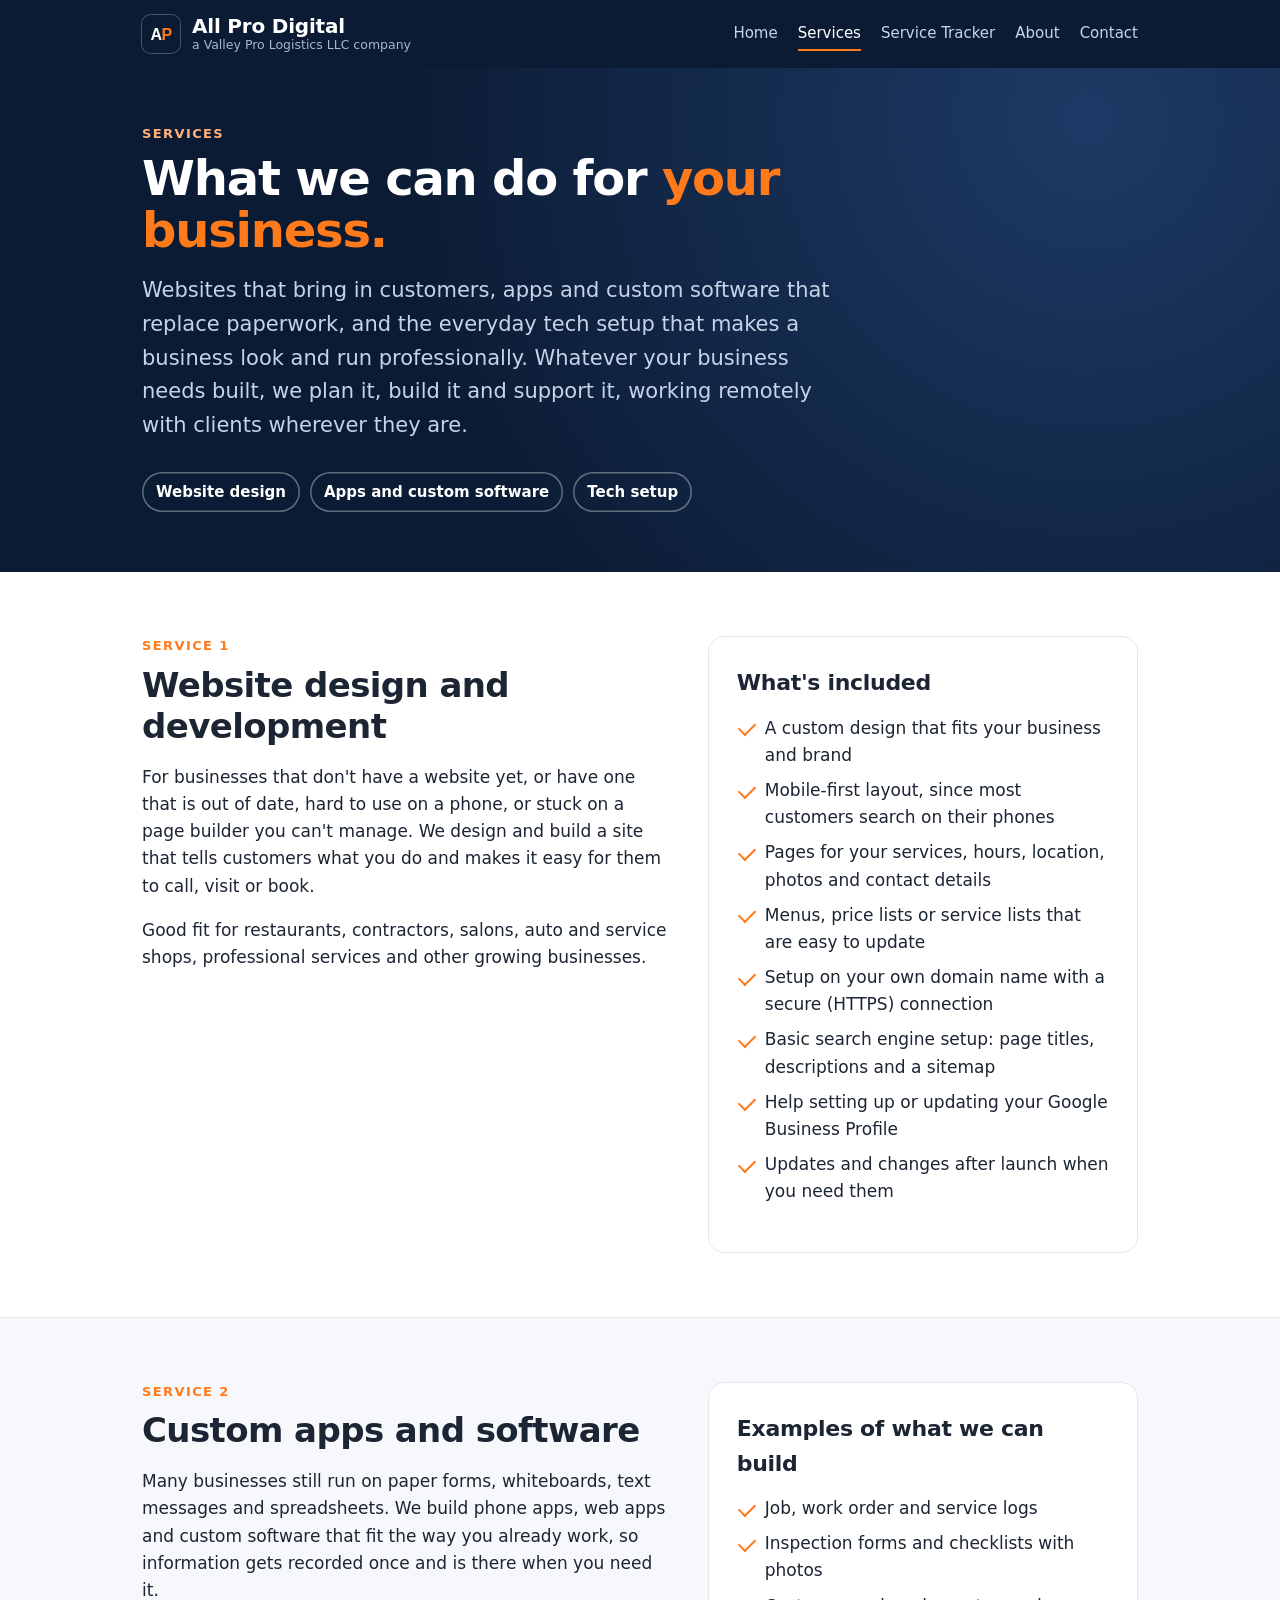
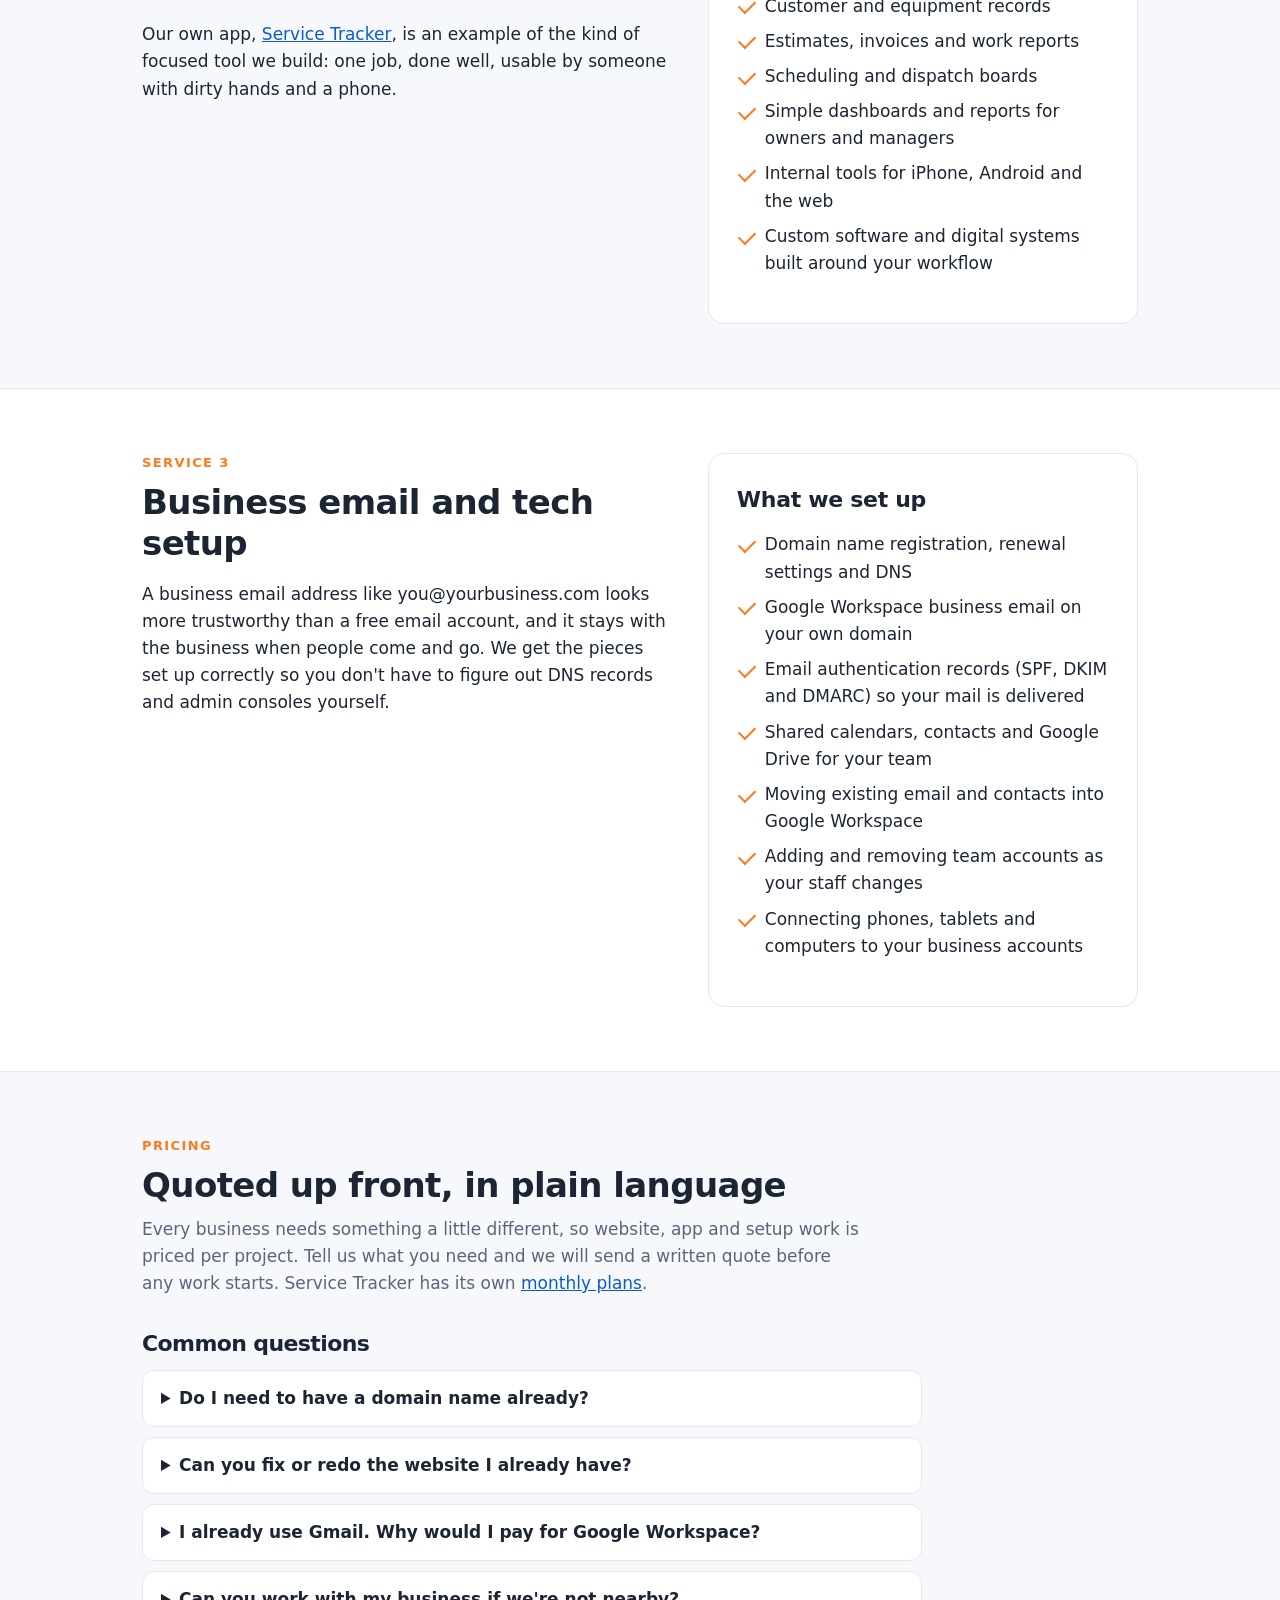
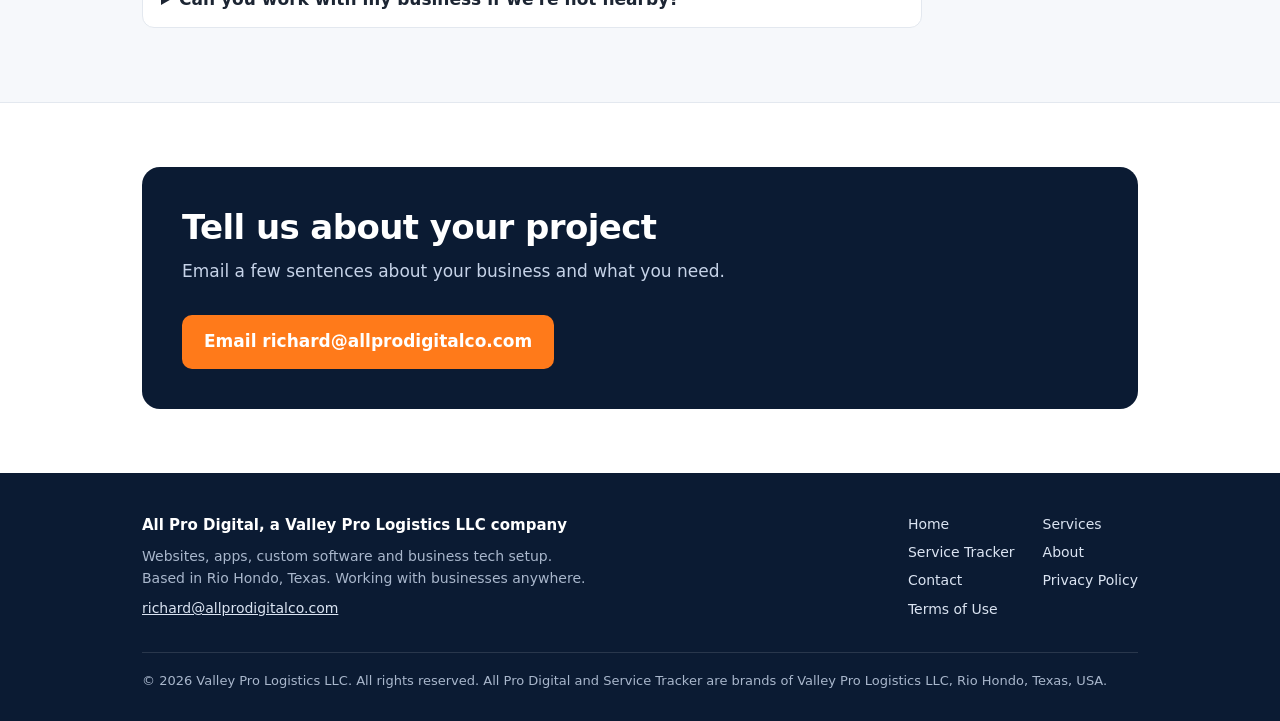
<file: services.html>
<!doctype html>
<html lang="en">
<head>
<meta charset="utf-8">
<meta name="viewport" content="width=device-width, initial-scale=1">
<title>Services | All Pro Digital</title>
<meta name="description" content="Website design, custom mobile and web apps, custom software, and business tech setup including Google Workspace email and domain names. All Pro Digital works remotely with businesses anywhere.">
<link rel="canonical" href="https://allprodigitalco.com/services">
<link rel="icon" href="/favicon.svg" type="image/svg+xml">
<meta property="og:type" content="website">
<meta property="og:site_name" content="All Pro Digital">
<meta property="og:title" content="Services | All Pro Digital">
<meta property="og:description" content="Website design, custom mobile and web apps, custom software, and business tech setup including Google Workspace email and domain names. All Pro Digital works remotely with businesses anywhere.">
<meta property="og:url" content="https://allprodigitalco.com/services">
<meta property="og:image" content="https://allprodigitalco.com/og.png">
<meta name="theme-color" content="#0b1b33">
<link rel="stylesheet" href="/styles.css">
</head>
<body>
<a class="skip" href="#main">Skip to content</a>
<header class="site">
  <div class="wrap">
    <a class="brand" href="/"><img src="/favicon.svg" alt="" width="38" height="38"><span>All Pro Digital<small>a Valley Pro Logistics LLC company</small></span></a>
    <nav class="top" aria-label="Main">
      <a href="/">Home</a>
      <a href="/services" aria-current="page">Services</a>
      <a href="/service-tracker">Service Tracker</a>
      <a href="/about">About</a>
      <a href="/contact">Contact</a>
    </nav>
  </div>
</header>

<main id="main">
<div class="hero page">
  <div class="wrap">
    <p class="kicker light">Services</p>
    <h1>What we can do for <span>your business.</span></h1>
    <p class="lead">Websites that bring in customers, apps and custom software that replace paperwork, and the everyday tech setup that makes a business look and run professionally. Whatever your business needs built, we plan it, build it and support it, working remotely with clients wherever they are.</p>
    <nav class="jump" aria-label="On this page">
      <a href="#websites">Website design</a>
      <a href="#apps">Apps and custom software</a>
      <a href="#tech-setup">Tech setup</a>
    </nav>
  </div>
</div>

<section id="websites">
  <div class="wrap split">
    <div>
      <p class="kicker">Service 1</p>
      <h2>Website design and development</h2>
      <p>For businesses that don't have a website yet, or have one that is out of date, hard to use on a phone, or stuck on a page builder you can't manage. We design and build a site that tells customers what you do and makes it easy for them to call, visit or book.</p>
      <p>Good fit for restaurants, contractors, salons, auto and service shops, professional services and other growing businesses.</p>
    </div>
    <div class="card">
      <h3>What's included</h3>
      <ul class="checks">
        <li>A custom design that fits your business and brand</li>
        <li>Mobile-first layout, since most customers search on their phones</li>
        <li>Pages for your services, hours, location, photos and contact details</li>
        <li>Menus, price lists or service lists that are easy to update</li>
        <li>Setup on your own domain name with a secure (HTTPS) connection</li>
        <li>Basic search engine setup: page titles, descriptions and a sitemap</li>
        <li>Help setting up or updating your Google Business Profile</li>
        <li>Updates and changes after launch when you need them</li>
      </ul>
    </div>
  </div>
</section>

<section id="apps" class="alt">
  <div class="wrap split">
    <div>
      <p class="kicker">Service 2</p>
      <h2>Custom apps and software</h2>
      <p>Many businesses still run on paper forms, whiteboards, text messages and spreadsheets. We build phone apps, web apps and custom software that fit the way you already work, so information gets recorded once and is there when you need it.</p>
      <p>Our own app, <a href="/service-tracker">Service Tracker</a>, is an example of the kind of focused tool we build: one job, done well, usable by someone with dirty hands and a phone.</p>
    </div>
    <div class="card">
      <h3>Examples of what we can build</h3>
      <ul class="checks">
        <li>Job, work order and service logs</li>
        <li>Inspection forms and checklists with photos</li>
        <li>Customer and equipment records</li>
        <li>Estimates, invoices and work reports</li>
        <li>Scheduling and dispatch boards</li>
        <li>Simple dashboards and reports for owners and managers</li>
        <li>Internal tools for iPhone, Android and the web</li>
        <li>Custom software and digital systems built around your workflow</li>
      </ul>
    </div>
  </div>
</section>

<section id="tech-setup">
  <div class="wrap split">
    <div>
      <p class="kicker">Service 3</p>
      <h2>Business email and tech setup</h2>
      <p>A business email address like you@yourbusiness.com looks more trustworthy than a free email account, and it stays with the business when people come and go. We get the pieces set up correctly so you don't have to figure out DNS records and admin consoles yourself.</p>
    </div>
    <div class="card">
      <h3>What we set up</h3>
      <ul class="checks">
        <li>Domain name registration, renewal settings and DNS</li>
        <li>Google Workspace business email on your own domain</li>
        <li>Email authentication records (SPF, DKIM and DMARC) so your mail is delivered</li>
        <li>Shared calendars, contacts and Google Drive for your team</li>
        <li>Moving existing email and contacts into Google Workspace</li>
        <li>Adding and removing team accounts as your staff changes</li>
        <li>Connecting phones, tablets and computers to your business accounts</li>
      </ul>
    </div>
  </div>
</section>

<section class="alt">
  <div class="wrap">
    <p class="kicker">Pricing</p>
    <h2>Quoted up front, in plain language</h2>
    <p class="sub">Every business needs something a little different, so website, app and setup work is priced per project. Tell us what you need and we will send a written quote before any work starts. Service Tracker has its own <a href="/service-tracker#pricing">monthly plans</a>.</p>
    <h2 class="h3">Common questions</h2>
    <div class="faq">
      <details>
        <summary>Do I need to have a domain name already?</summary>
        <p>No. We can help you choose and register one in your business's name, or work with a domain you already own.</p>
      </details>
      <details>
        <summary>Can you fix or redo the website I already have?</summary>
        <p>Yes. We can update an existing site or rebuild it from scratch, depending on what makes more sense for you.</p>
      </details>
      <details>
        <summary>I already use Gmail. Why would I pay for Google Workspace?</summary>
        <p>Google Workspace gives you email at your own domain, admin control over your team's accounts, and business-grade storage and support. It works in the same Gmail app you already know.</p>
      </details>
      <details>
        <summary>Can you work with my business if we're not nearby?</summary>
        <p>Yes. We work with businesses anywhere. Planning, design, development, launch and support are all handled remotely by email and video call, so your location is never a barrier.</p>
      </details>
    </div>
  </div>
</section>

<section>
  <div class="wrap">
    <div class="contact-box">
      <div>
        <h2>Tell us about your project</h2>
        <p>Email a few sentences about your business and what you need.</p>
      </div>
      <div class="actions">
        <a class="btn" href="mailto:richard@allprodigitalco.com?subject=Project%20inquiry">Email richard@allprodigitalco.com</a>
      </div>
    </div>
  </div>
</section>
</main>

<footer class="site">
  <div class="wrap">
    <div class="foot-grid">
      <div>
        <p class="foot-brand">All Pro Digital, a Valley Pro Logistics LLC company</p>
        <p>Websites, apps, custom software and business tech setup.<br>Based in Rio Hondo, Texas. Working with businesses anywhere.</p>
        <p><a href="mailto:richard@allprodigitalco.com">richard@allprodigitalco.com</a></p>
      </div>
      <nav aria-label="Footer">
        <a href="/">Home</a>
        <a href="/services">Services</a>
        <a href="/service-tracker">Service Tracker</a>
        <a href="/about">About</a>
        <a href="/contact">Contact</a>
        <a href="/privacy">Privacy Policy</a>
        <a href="/terms">Terms of Use</a>
      </nav>
    </div>
    <p class="legal">&copy; 2026 Valley Pro Logistics LLC. All rights reserved. All Pro Digital and Service Tracker are brands of Valley Pro Logistics LLC, Rio Hondo, Texas, USA.</p>
  </div>
</footer>
</body>
</html>
</file>
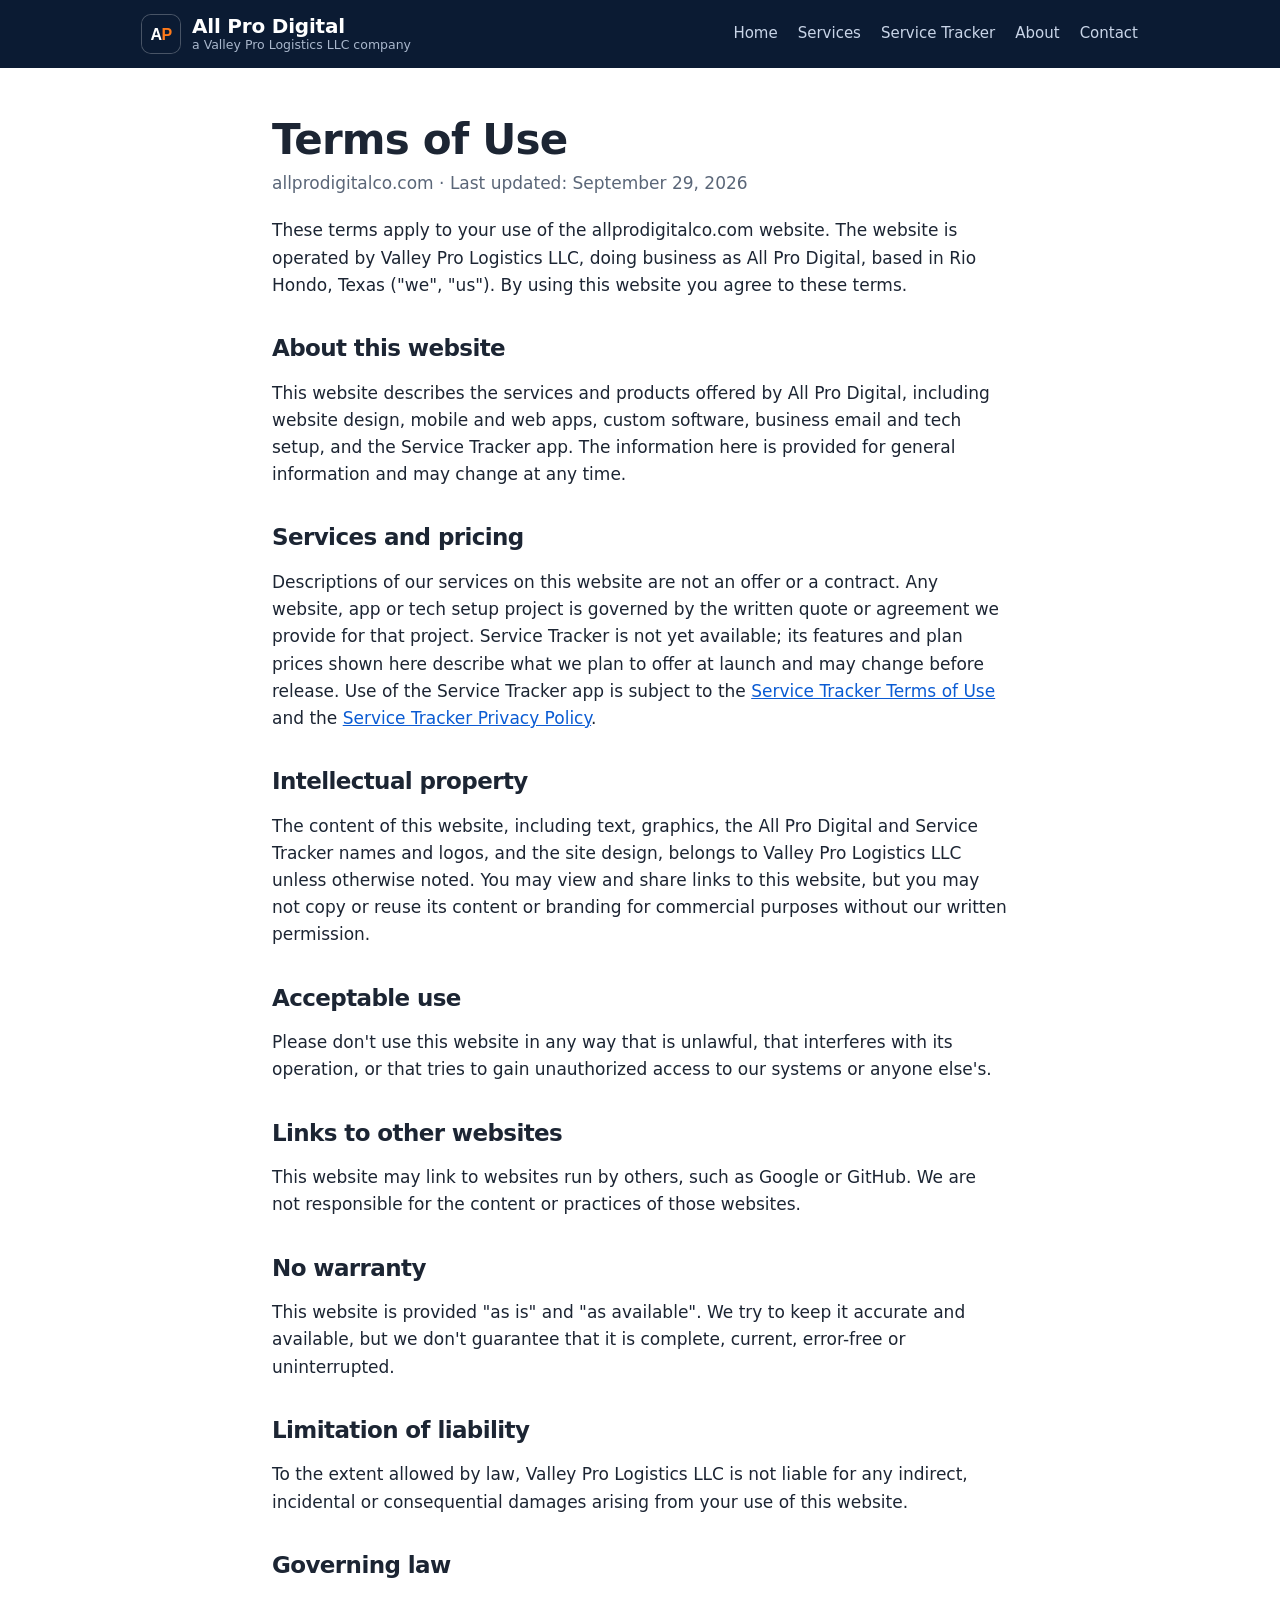
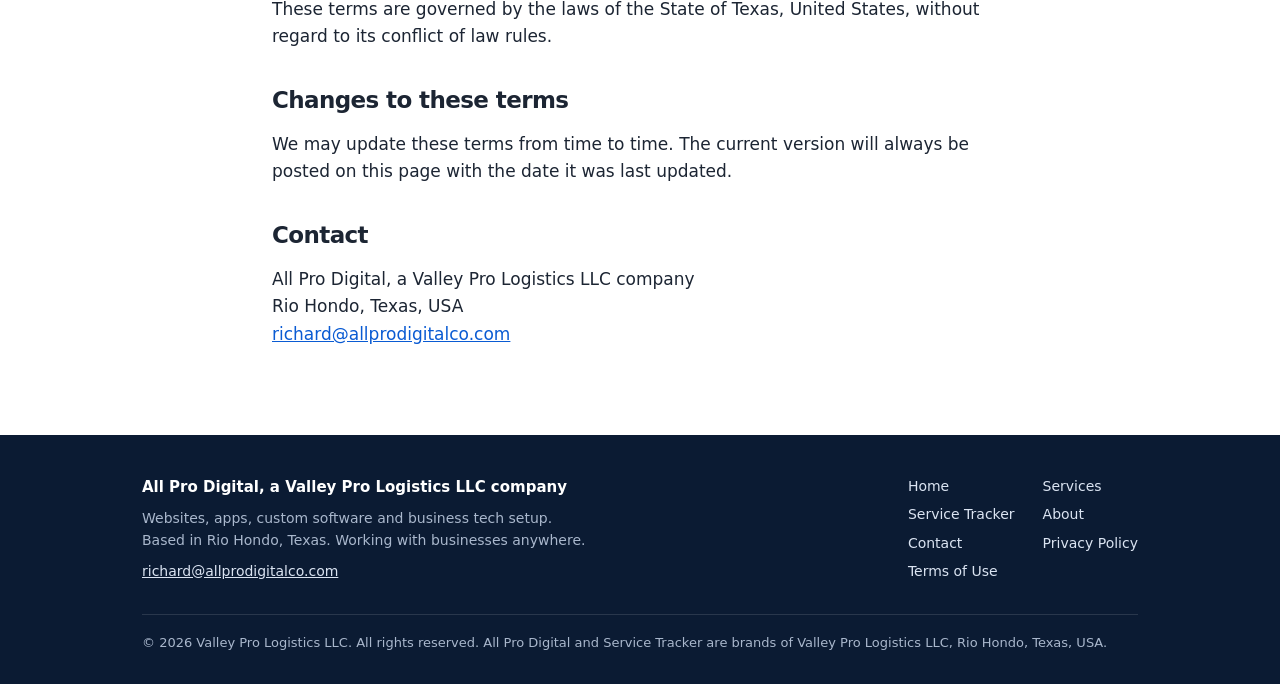
<file: terms.html>
<!doctype html>
<html lang="en">
<head>
<meta charset="utf-8">
<meta name="viewport" content="width=device-width, initial-scale=1">
<title>Terms of Use | All Pro Digital</title>
<meta name="description" content="Terms of Use for the allprodigitalco.com website, operated by Valley Pro Logistics LLC, doing business as All Pro Digital.">
<link rel="canonical" href="https://allprodigitalco.com/terms">
<link rel="icon" href="/favicon.svg" type="image/svg+xml">
<meta property="og:type" content="website">
<meta property="og:site_name" content="All Pro Digital">
<meta property="og:title" content="Terms of Use | All Pro Digital">
<meta property="og:description" content="Terms of Use for the allprodigitalco.com website, operated by Valley Pro Logistics LLC, doing business as All Pro Digital.">
<meta property="og:url" content="https://allprodigitalco.com/terms">
<meta property="og:image" content="https://allprodigitalco.com/og.png">
<meta name="theme-color" content="#0b1b33">
<link rel="stylesheet" href="/styles.css">
</head>
<body>
<a class="skip" href="#main">Skip to content</a>
<header class="site">
  <div class="wrap">
    <a class="brand" href="/"><img src="/favicon.svg" alt="" width="38" height="38"><span>All Pro Digital<small>a Valley Pro Logistics LLC company</small></span></a>
    <nav class="top" aria-label="Main">
      <a href="/">Home</a>
      <a href="/services">Services</a>
      <a href="/service-tracker">Service Tracker</a>
      <a href="/about">About</a>
      <a href="/contact">Contact</a>
    </nav>
  </div>
</header>

<main id="main">
<div class="wrap doc">
  <h1>Terms of Use</h1>
  <p class="meta">allprodigitalco.com &middot; Last updated: September 29, 2026</p>

  <p>These terms apply to your use of the allprodigitalco.com website. The website is operated by Valley Pro Logistics LLC, doing business as All Pro Digital, based in Rio Hondo, Texas ("we", "us"). By using this website you agree to these terms.</p>

  <h2>About this website</h2>
  <p>This website describes the services and products offered by All Pro Digital, including website design, mobile and web apps, custom software, business email and tech setup, and the Service Tracker app. The information here is provided for general information and may change at any time.</p>

  <h2>Services and pricing</h2>
  <p>Descriptions of our services on this website are not an offer or a contract. Any website, app or tech setup project is governed by the written quote or agreement we provide for that project. Service Tracker is not yet available; its features and plan prices shown here describe what we plan to offer at launch and may change before release. Use of the Service Tracker app is subject to the <a href="/service-tracker/terms">Service Tracker Terms of Use</a> and the <a href="/service-tracker/privacy">Service Tracker Privacy Policy</a>.</p>

  <h2>Intellectual property</h2>
  <p>The content of this website, including text, graphics, the All Pro Digital and Service Tracker names and logos, and the site design, belongs to Valley Pro Logistics LLC unless otherwise noted. You may view and share links to this website, but you may not copy or reuse its content or branding for commercial purposes without our written permission.</p>

  <h2>Acceptable use</h2>
  <p>Please don't use this website in any way that is unlawful, that interferes with its operation, or that tries to gain unauthorized access to our systems or anyone else's.</p>

  <h2>Links to other websites</h2>
  <p>This website may link to websites run by others, such as Google or GitHub. We are not responsible for the content or practices of those websites.</p>

  <h2>No warranty</h2>
  <p>This website is provided "as is" and "as available". We try to keep it accurate and available, but we don't guarantee that it is complete, current, error-free or uninterrupted.</p>

  <h2>Limitation of liability</h2>
  <p>To the extent allowed by law, Valley Pro Logistics LLC is not liable for any indirect, incidental or consequential damages arising from your use of this website.</p>

  <h2>Governing law</h2>
  <p>These terms are governed by the laws of the State of Texas, United States, without regard to its conflict of law rules.</p>

  <h2>Changes to these terms</h2>
  <p>We may update these terms from time to time. The current version will always be posted on this page with the date it was last updated.</p>

  <h2>Contact</h2>
  <p>All Pro Digital, a Valley Pro Logistics LLC company<br>Rio Hondo, Texas, USA<br><a href="mailto:richard@allprodigitalco.com">richard@allprodigitalco.com</a></p>
</div>
</main>

<footer class="site">
  <div class="wrap">
    <div class="foot-grid">
      <div>
        <p class="foot-brand">All Pro Digital, a Valley Pro Logistics LLC company</p>
        <p>Websites, apps, custom software and business tech setup.<br>Based in Rio Hondo, Texas. Working with businesses anywhere.</p>
        <p><a href="mailto:richard@allprodigitalco.com">richard@allprodigitalco.com</a></p>
      </div>
      <nav aria-label="Footer">
        <a href="/">Home</a>
        <a href="/services">Services</a>
        <a href="/service-tracker">Service Tracker</a>
        <a href="/about">About</a>
        <a href="/contact">Contact</a>
        <a href="/privacy">Privacy Policy</a>
        <a href="/terms">Terms of Use</a>
      </nav>
    </div>
    <p class="legal">&copy; 2026 Valley Pro Logistics LLC. All rights reserved. All Pro Digital and Service Tracker are brands of Valley Pro Logistics LLC, Rio Hondo, Texas, USA.</p>
  </div>
</footer>
</body>
</html>
</file>
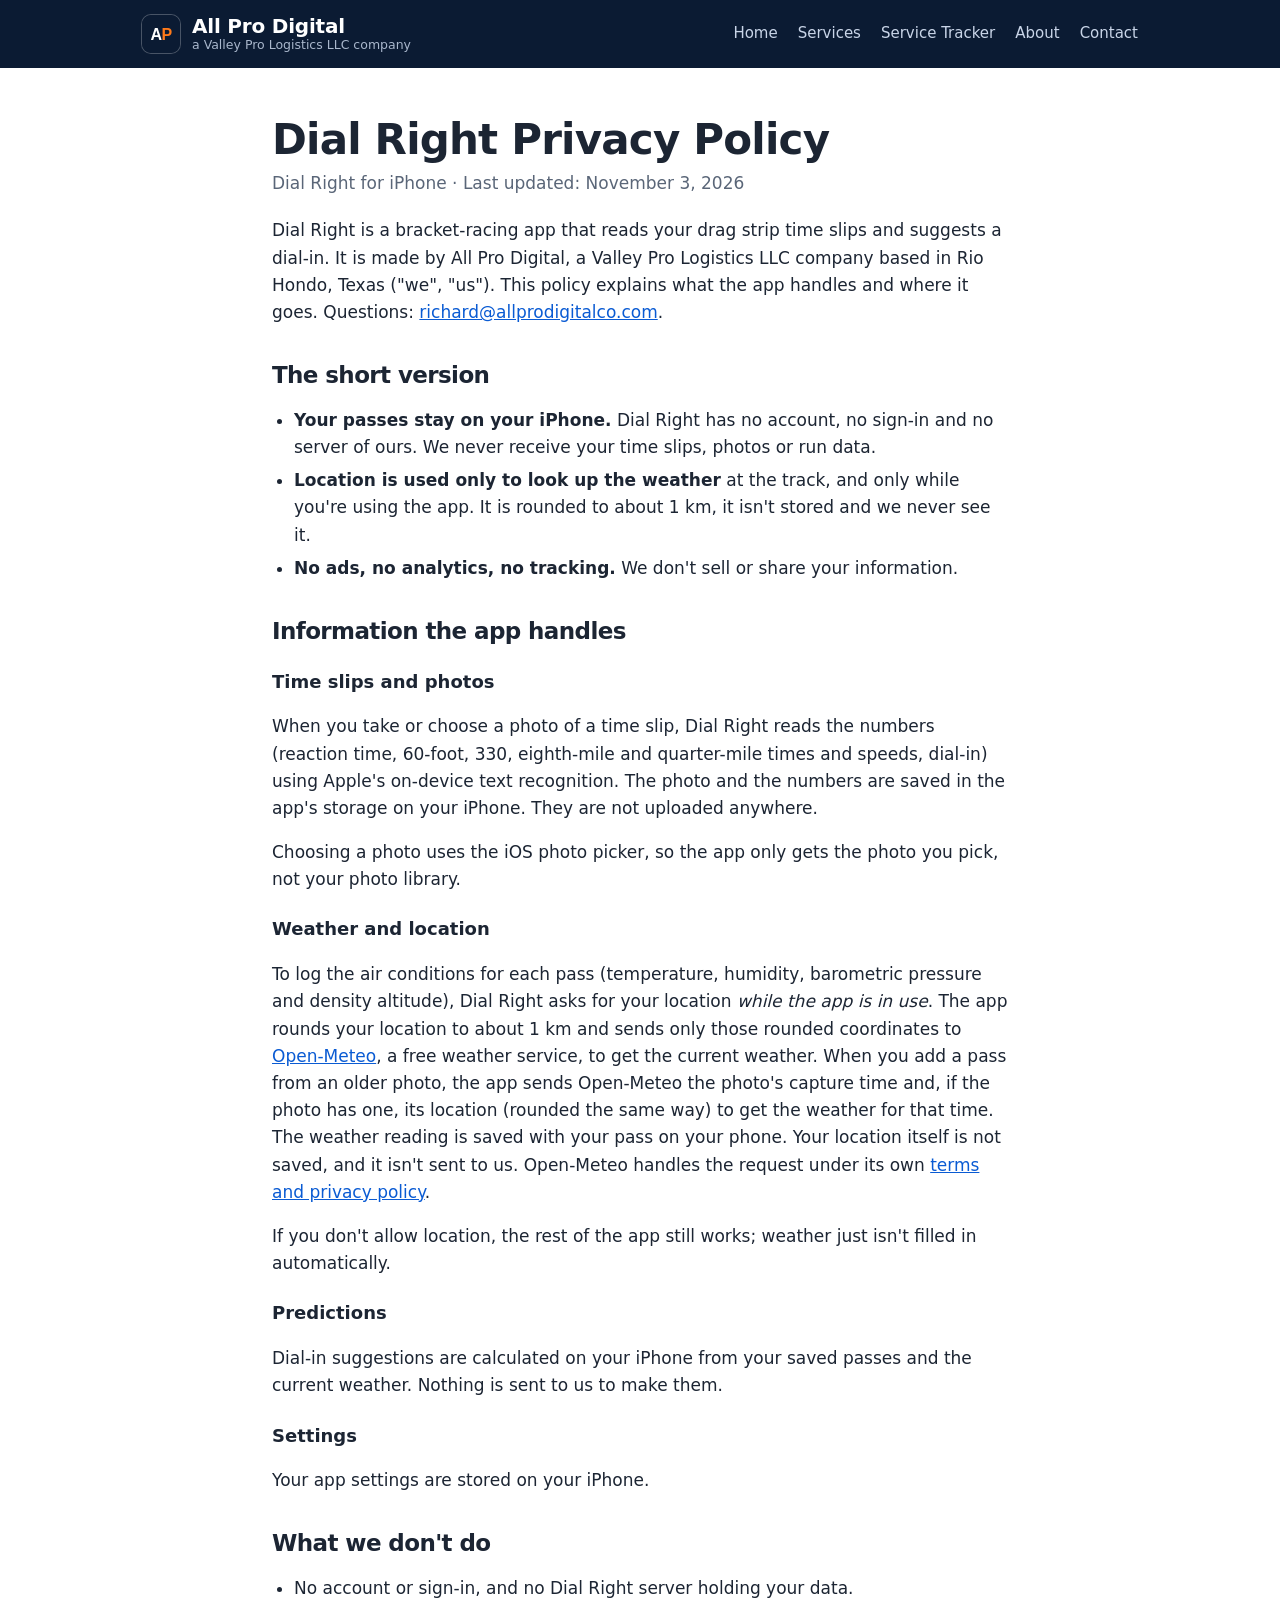
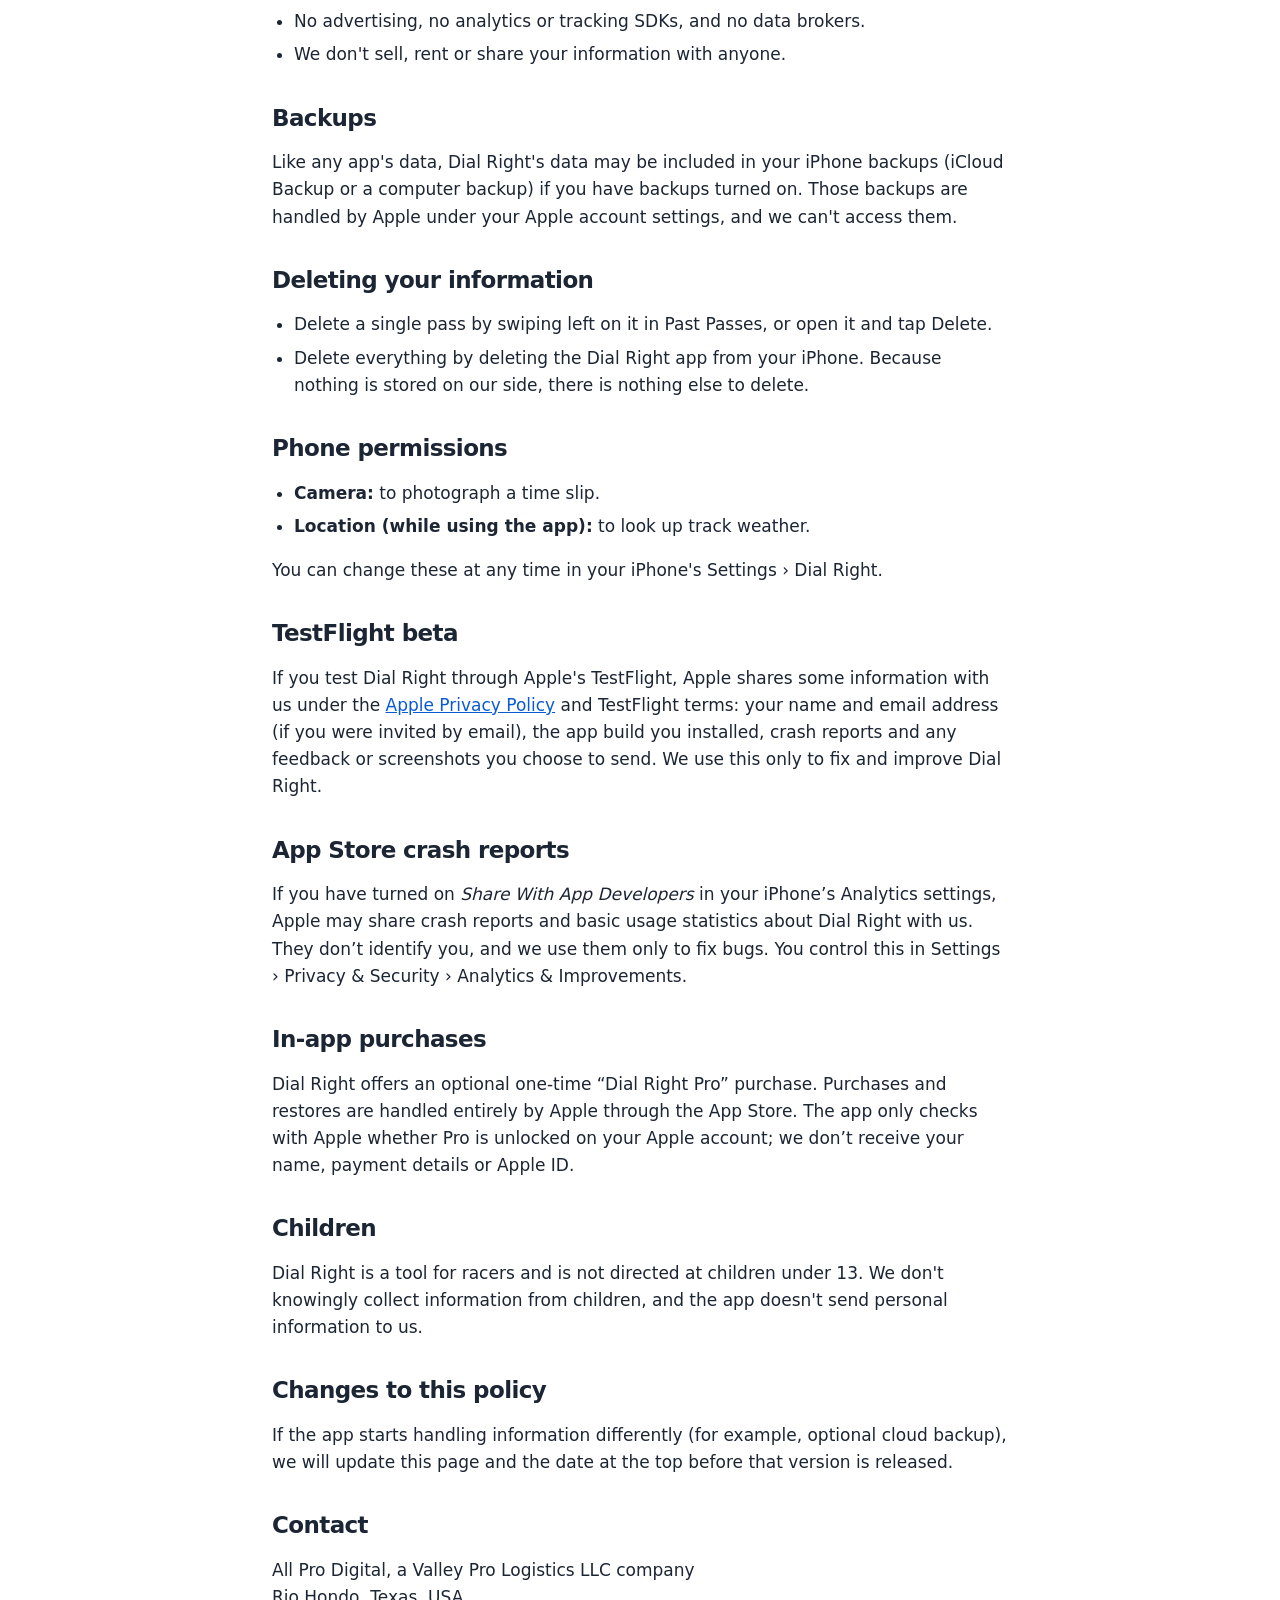
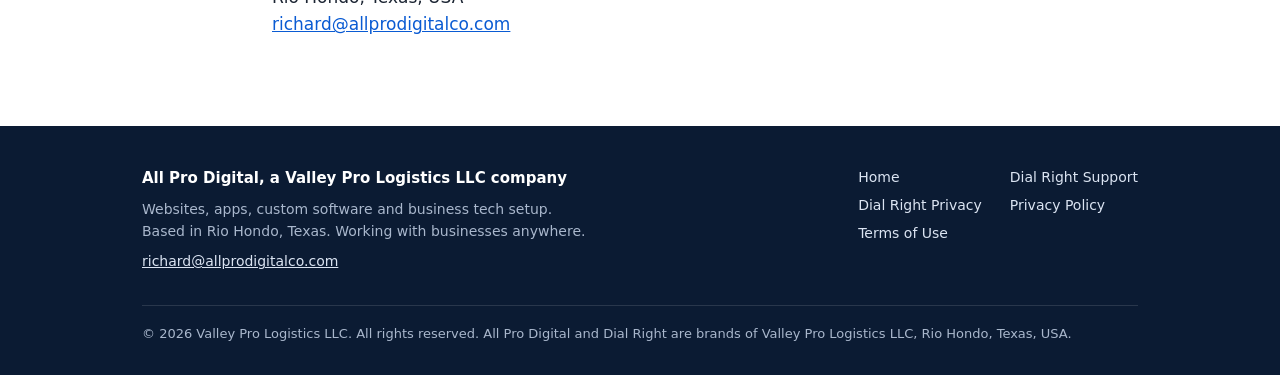
<file: dial-right/privacy.html>
<!doctype html>
<html lang="en">
<head>
<meta charset="utf-8">
<meta name="viewport" content="width=device-width, initial-scale=1">
<title>Dial Right Privacy Policy | All Pro Digital</title>
<meta name="description" content="Privacy policy for Dial Right, the bracket racing time slip scanner and dial-in app for iPhone. Your passes stay on your phone: no account, no tracking.">
<link rel="canonical" href="https://allprodigitalco.com/dial-right/privacy">
<link rel="icon" href="/favicon.svg" type="image/svg+xml">
<meta property="og:type" content="website">
<meta property="og:site_name" content="All Pro Digital">
<meta property="og:title" content="Dial Right Privacy Policy | All Pro Digital">
<meta property="og:description" content="Privacy policy for Dial Right, the bracket racing time slip scanner and dial-in app for iPhone. Your passes stay on your phone: no account, no tracking.">
<meta property="og:url" content="https://allprodigitalco.com/dial-right/privacy">
<meta property="og:image" content="https://allprodigitalco.com/og.png">
<meta name="theme-color" content="#0b1b33">
<link rel="stylesheet" href="/styles.css">
</head>
<body>
<a class="skip" href="#main">Skip to content</a>
<header class="site">
  <div class="wrap">
    <a class="brand" href="/"><img src="/favicon.svg" alt="" width="38" height="38"><span>All Pro Digital<small>a Valley Pro Logistics LLC company</small></span></a>
    <nav class="top" aria-label="Main">
      <a href="/">Home</a>
      <a href="/services">Services</a>
      <a href="/service-tracker">Service Tracker</a>
      <a href="/about">About</a>
      <a href="/contact">Contact</a>
    </nav>
  </div>
</header>

<main id="main">
<div class="wrap doc">
<h1>Dial Right Privacy Policy</h1>
  <p class="meta">Dial Right for iPhone &middot; Last updated: November 3, 2026</p>

  <p>Dial Right is a bracket-racing app that reads your drag strip time slips and suggests a dial-in. It is made by All Pro Digital, a Valley Pro Logistics LLC company based in Rio Hondo, Texas ("we", "us"). This policy explains what the app handles and where it goes. Questions: <a href="mailto:richard@allprodigitalco.com">richard@allprodigitalco.com</a>.</p>

  <h2>The short version</h2>
  <ul>
    <li><strong>Your passes stay on your iPhone.</strong> Dial Right has no account, no sign-in and no server of ours. We never receive your time slips, photos or run data.</li>
    <li><strong>Location is used only to look up the weather</strong> at the track, and only while you're using the app. It is rounded to about 1&nbsp;km, it isn't stored and we never see it.</li>
    <li><strong>No ads, no analytics, no tracking.</strong> We don't sell or share your information.</li>
  </ul>

  <h2>Information the app handles</h2>
  <h3>Time slips and photos</h3>
  <p>When you take or choose a photo of a time slip, Dial Right reads the numbers (reaction time, 60-foot, 330, eighth-mile and quarter-mile times and speeds, dial-in) using Apple's on-device text recognition. The photo and the numbers are saved in the app's storage on your iPhone. They are not uploaded anywhere.</p>
  <p>Choosing a photo uses the iOS photo picker, so the app only gets the photo you pick, not your photo library.</p>

  <h3>Weather and location</h3>
  <p>To log the air conditions for each pass (temperature, humidity, barometric pressure and density altitude), Dial Right asks for your location <em>while the app is in use</em>. The app rounds your location to about 1&nbsp;km and sends only those rounded coordinates to <a href="https://open-meteo.com/">Open-Meteo</a>, a free weather service, to get the current weather. When you add a pass from an older photo, the app sends Open-Meteo the photo's capture time and, if the photo has one, its location (rounded the same way) to get the weather for that time. The weather reading is saved with your pass on your phone. Your location itself is not saved, and it isn't sent to us. Open-Meteo handles the request under its own <a href="https://open-meteo.com/en/terms">terms and privacy policy</a>.</p>
  <p>If you don't allow location, the rest of the app still works; weather just isn't filled in automatically.</p>

  <h3>Predictions</h3>
  <p>Dial-in suggestions are calculated on your iPhone from your saved passes and the current weather. Nothing is sent to us to make them.</p>

  <h3>Settings</h3>
  <p>Your app settings are stored on your iPhone.</p>

  <h2>What we don't do</h2>
  <ul>
    <li>No account or sign-in, and no Dial Right server holding your data.</li>
    <li>No advertising, no analytics or tracking SDKs, and no data brokers.</li>
    <li>We don't sell, rent or share your information with anyone.</li>
  </ul>

  <h2>Backups</h2>
  <p>Like any app's data, Dial Right's data may be included in your iPhone backups (iCloud Backup or a computer backup) if you have backups turned on. Those backups are handled by Apple under your Apple account settings, and we can't access them.</p>

  <h2>Deleting your information</h2>
  <ul>
    <li>Delete a single pass by swiping left on it in Past Passes, or open it and tap Delete.</li>
    <li>Delete everything by deleting the Dial Right app from your iPhone. Because nothing is stored on our side, there is nothing else to delete.</li>
  </ul>

  <h2>Phone permissions</h2>
  <ul>
    <li><strong>Camera:</strong> to photograph a time slip.</li>
    <li><strong>Location (while using the app):</strong> to look up track weather.</li>
  </ul>
  <p>You can change these at any time in your iPhone's Settings &rsaquo; Dial Right.</p>

  <h2>TestFlight beta</h2>
  <p>If you test Dial Right through Apple's TestFlight, Apple shares some information with us under the <a href="https://www.apple.com/legal/privacy/">Apple Privacy Policy</a> and TestFlight terms: your name and email address (if you were invited by email), the app build you installed, crash reports and any feedback or screenshots you choose to send. We use this only to fix and improve Dial Right.</p>

  <h2>App Store crash reports</h2>
  <p>If you have turned on <em>Share With App Developers</em> in your iPhone&rsquo;s Analytics settings, Apple may share crash reports and basic usage statistics about Dial Right with us. They don&rsquo;t identify you, and we use them only to fix bugs. You control this in Settings &rsaquo; Privacy &amp; Security &rsaquo; Analytics &amp; Improvements.</p>

  <h2>In-app purchases</h2>
  <p>Dial Right offers an optional one-time &ldquo;Dial Right Pro&rdquo; purchase. Purchases and restores are handled entirely by Apple through the App Store. The app only checks with Apple whether Pro is unlocked on your Apple account; we don&rsquo;t receive your name, payment details or Apple ID.</p>

  <h2>Children</h2>
  <p>Dial Right is a tool for racers and is not directed at children under 13. We don't knowingly collect information from children, and the app doesn't send personal information to us.</p>

  <h2>Changes to this policy</h2>
  <p>If the app starts handling information differently (for example, optional cloud backup), we will update this page and the date at the top before that version is released.</p>

  <h2>Contact</h2>
  <p>All Pro Digital, a Valley Pro Logistics LLC company<br>Rio Hondo, Texas, USA<br><a href="mailto:richard@allprodigitalco.com">richard@allprodigitalco.com</a></p>
</div>
</main>

<footer class="site">
  <div class="wrap">
    <div class="foot-grid">
      <div>
        <p class="foot-brand">All Pro Digital, a Valley Pro Logistics LLC company</p>
        <p>Websites, apps, custom software and business tech setup.<br>Based in Rio Hondo, Texas. Working with businesses anywhere.</p>
        <p><a href="mailto:richard@allprodigitalco.com">richard@allprodigitalco.com</a></p>
      </div>
      <nav aria-label="Footer">
        <a href="/">Home</a>
        <a href="/dial-right/support">Dial Right Support</a>
        <a href="/dial-right/privacy">Dial Right Privacy</a>
        <a href="/privacy">Privacy Policy</a>
        <a href="/terms">Terms of Use</a>
      </nav>
    </div>
    <p class="legal">&copy; 2026 Valley Pro Logistics LLC. All rights reserved. All Pro Digital and Dial Right are brands of Valley Pro Logistics LLC, Rio Hondo, Texas, USA.</p>
  </div>
</footer>
</body>
</html>
</file>
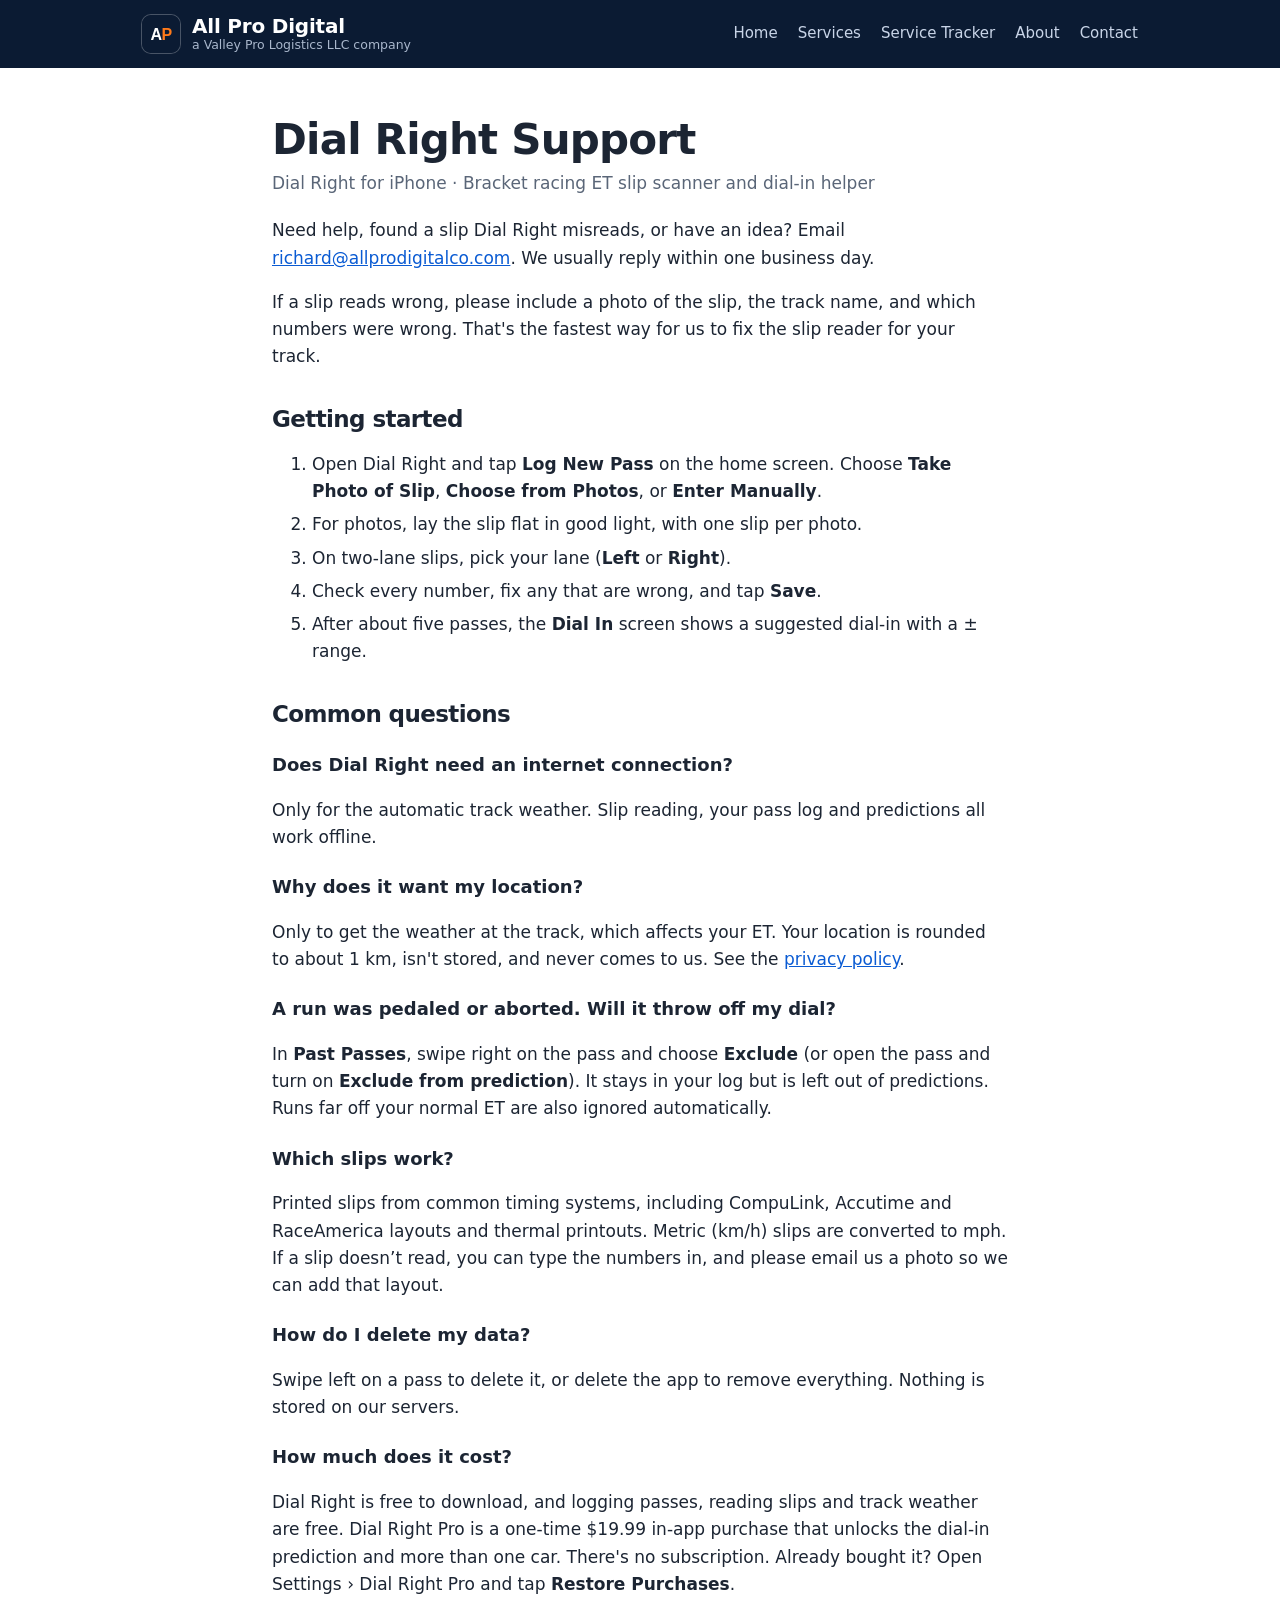
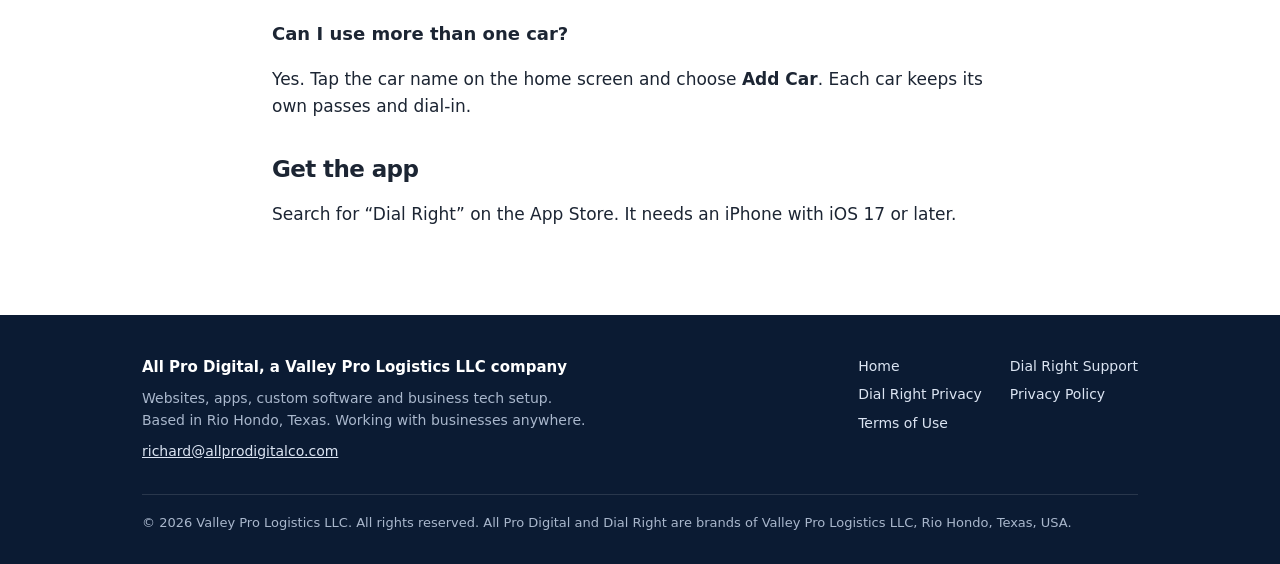
<file: dial-right/support.html>
<!doctype html>
<html lang="en">
<head>
<meta charset="utf-8">
<meta name="viewport" content="width=device-width, initial-scale=1">
<title>Dial Right Support | All Pro Digital</title>
<meta name="description" content="Help and contact for Dial Right, the bracket racing time slip scanner and dial-in app for iPhone.">
<link rel="canonical" href="https://allprodigitalco.com/dial-right/support">
<link rel="icon" href="/favicon.svg" type="image/svg+xml">
<meta property="og:type" content="website">
<meta property="og:site_name" content="All Pro Digital">
<meta property="og:title" content="Dial Right Support | All Pro Digital">
<meta property="og:description" content="Help and contact for Dial Right, the bracket racing time slip scanner and dial-in app for iPhone.">
<meta property="og:url" content="https://allprodigitalco.com/dial-right/support">
<meta property="og:image" content="https://allprodigitalco.com/og.png">
<meta name="theme-color" content="#0b1b33">
<link rel="stylesheet" href="/styles.css">
</head>
<body>
<a class="skip" href="#main">Skip to content</a>
<header class="site">
  <div class="wrap">
    <a class="brand" href="/"><img src="/favicon.svg" alt="" width="38" height="38"><span>All Pro Digital<small>a Valley Pro Logistics LLC company</small></span></a>
    <nav class="top" aria-label="Main">
      <a href="/">Home</a>
      <a href="/services">Services</a>
      <a href="/service-tracker">Service Tracker</a>
      <a href="/about">About</a>
      <a href="/contact">Contact</a>
    </nav>
  </div>
</header>

<main id="main">
<div class="wrap doc">
<h1>Dial Right Support</h1>
  <p class="meta">Dial Right for iPhone &middot; Bracket racing ET slip scanner and dial-in helper</p>

  <p>Need help, found a slip Dial Right misreads, or have an idea? Email <a href="mailto:richard@allprodigitalco.com?subject=Dial%20Right%20support">richard@allprodigitalco.com</a>. We usually reply within one business day.</p>
  <p>If a slip reads wrong, please include a photo of the slip, the track name, and which numbers were wrong. That's the fastest way for us to fix the slip reader for your track.</p>

  <h2>Getting started</h2>
  <ol>
    <li>Open Dial Right and tap <strong>Log New Pass</strong> on the home screen. Choose <strong>Take Photo of Slip</strong>, <strong>Choose from Photos</strong>, or <strong>Enter Manually</strong>.</li>
    <li>For photos, lay the slip flat in good light, with one slip per photo.</li>
    <li>On two-lane slips, pick your lane (<strong>Left</strong> or <strong>Right</strong>).</li>
    <li>Check every number, fix any that are wrong, and tap <strong>Save</strong>.</li>
    <li>After about five passes, the <strong>Dial In</strong> screen shows a suggested dial-in with a &plusmn; range.</li>
  </ol>

  <h2>Common questions</h2>
  <h3>Does Dial Right need an internet connection?</h3>
  <p>Only for the automatic track weather. Slip reading, your pass log and predictions all work offline.</p>

  <h3>Why does it want my location?</h3>
  <p>Only to get the weather at the track, which affects your ET. Your location is rounded to about 1&nbsp;km, isn't stored, and never comes to us. See the <a href="/dial-right/privacy">privacy policy</a>.</p>

  <h3>A run was pedaled or aborted. Will it throw off my dial?</h3>
  <p>In <strong>Past Passes</strong>, swipe right on the pass and choose <strong>Exclude</strong> (or open the pass and turn on <strong>Exclude from prediction</strong>). It stays in your log but is left out of predictions. Runs far off your normal ET are also ignored automatically.</p>

  <h3>Which slips work?</h3>
  <p>Printed slips from common timing systems, including CompuLink, Accutime and RaceAmerica layouts and thermal printouts. Metric (km/h) slips are converted to mph. If a slip doesn&rsquo;t read, you can type the numbers in, and please email us a photo so we can add that layout.</p>

  <h3>How do I delete my data?</h3>
  <p>Swipe left on a pass to delete it, or delete the app to remove everything. Nothing is stored on our servers.</p>

  <h3>How much does it cost?</h3>
  <p>Dial Right is free to download, and logging passes, reading slips and track weather are free. Dial Right Pro is a one-time $19.99 in-app purchase that unlocks the dial-in prediction and more than one car. There's no subscription. Already bought it? Open Settings &rsaquo; Dial Right Pro and tap <strong>Restore Purchases</strong>.</p>

  <h3>Can I use more than one car?</h3>
  <p>Yes. Tap the car name on the home screen and choose <strong>Add Car</strong>. Each car keeps its own passes and dial-in.</p>

  <h2>Get the app</h2>
  <p>Search for &ldquo;Dial Right&rdquo; on the App Store. It needs an iPhone with iOS 17 or later.</p>
</div>
</main>

<footer class="site">
  <div class="wrap">
    <div class="foot-grid">
      <div>
        <p class="foot-brand">All Pro Digital, a Valley Pro Logistics LLC company</p>
        <p>Websites, apps, custom software and business tech setup.<br>Based in Rio Hondo, Texas. Working with businesses anywhere.</p>
        <p><a href="mailto:richard@allprodigitalco.com">richard@allprodigitalco.com</a></p>
      </div>
      <nav aria-label="Footer">
        <a href="/">Home</a>
        <a href="/dial-right/support">Dial Right Support</a>
        <a href="/dial-right/privacy">Dial Right Privacy</a>
        <a href="/privacy">Privacy Policy</a>
        <a href="/terms">Terms of Use</a>
      </nav>
    </div>
    <p class="legal">&copy; 2026 Valley Pro Logistics LLC. All rights reserved. All Pro Digital and Dial Right are brands of Valley Pro Logistics LLC, Rio Hondo, Texas, USA.</p>
  </div>
</footer>
</body>
</html>
</file>
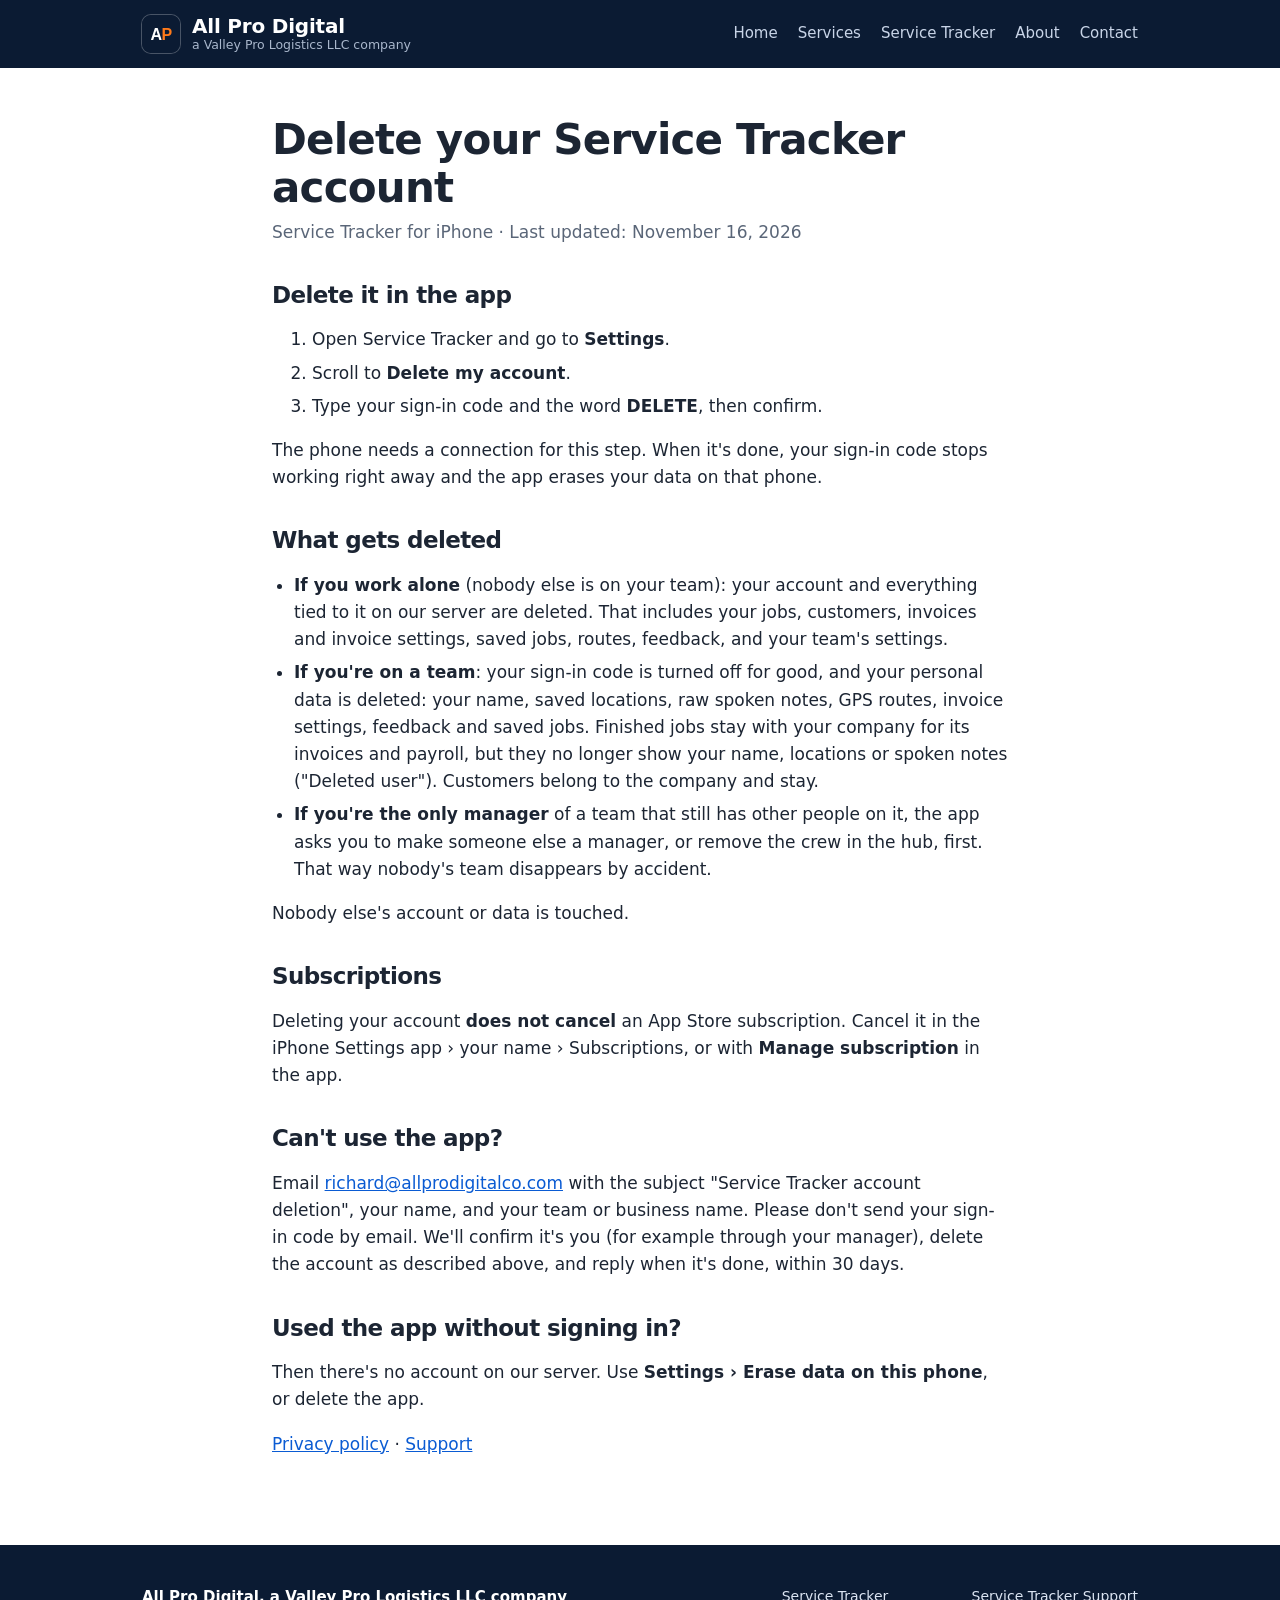
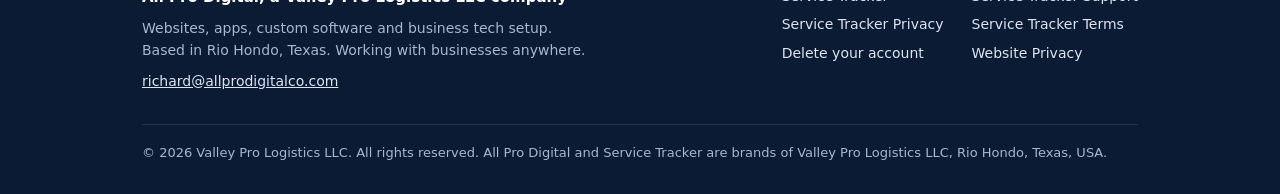
<file: service-tracker/account-deletion.html>
<!doctype html>
<html lang="en">
<head>
<meta charset="utf-8">
<meta name="viewport" content="width=device-width, initial-scale=1">
<title>Delete your Service Tracker account | All Pro Digital</title>
<meta name="description" content="How to delete your Service Tracker account in the app or by email, and what gets deleted.">
<link rel="canonical" href="https://allprodigitalco.com/service-tracker/account-deletion">
<link rel="icon" href="/favicon.svg" type="image/svg+xml">
<meta property="og:type" content="website">
<meta property="og:site_name" content="All Pro Digital">
<meta property="og:title" content="Delete your Service Tracker account | All Pro Digital">
<meta property="og:description" content="How to delete your Service Tracker account in the app or by email, and what gets deleted.">
<meta property="og:url" content="https://allprodigitalco.com/service-tracker/account-deletion">
<meta property="og:image" content="https://allprodigitalco.com/og.png">
<meta name="theme-color" content="#0b1b33">
<link rel="stylesheet" href="/styles.css">
</head>
<body>
<a class="skip" href="#main">Skip to content</a>
<header class="site">
  <div class="wrap">
    <a class="brand" href="/"><img src="/favicon.svg" alt="" width="38" height="38"><span>All Pro Digital<small>a Valley Pro Logistics LLC company</small></span></a>
    <nav class="top" aria-label="Main">
      <a href="/">Home</a>
      <a href="/services">Services</a>
      <a href="/service-tracker">Service Tracker</a>
      <a href="/about">About</a>
      <a href="/contact">Contact</a>
    </nav>
  </div>
</header>

<main id="main">
<div class="wrap doc">
<h1>Delete your Service Tracker account</h1>
  <p class="meta">Service Tracker for iPhone &middot; Last updated: November 16, 2026</p>

  <h2>Delete it in the app</h2>
  <ol>
    <li>Open Service Tracker and go to <strong>Settings</strong>.</li>
    <li>Scroll to <strong>Delete my account</strong>.</li>
    <li>Type your sign-in code and the word <strong>DELETE</strong>, then confirm.</li>
  </ol>
  <p>The phone needs a connection for this step. When it's done, your sign-in code stops working right away and the app erases your data on that phone.</p>

  <h2>What gets deleted</h2>
  <ul>
    <li><strong>If you work alone</strong> (nobody else is on your team): your account and everything tied to it on our server are deleted. That includes your jobs, customers, invoices and invoice settings, saved jobs, routes, feedback, and your team's settings.</li>
    <li><strong>If you're on a team</strong>: your sign-in code is turned off for good, and your personal data is deleted: your name, saved locations, raw spoken notes, GPS routes, invoice settings, feedback and saved jobs. Finished jobs stay with your company for its invoices and payroll, but they no longer show your name, locations or spoken notes ("Deleted user"). Customers belong to the company and stay.</li>
    <li><strong>If you're the only manager</strong> of a team that still has other people on it, the app asks you to make someone else a manager, or remove the crew in the hub, first. That way nobody's team disappears by accident.</li>
  </ul>
  <p>Nobody else's account or data is touched.</p>

  <h2>Subscriptions</h2>
  <p>Deleting your account <strong>does not cancel</strong> an App Store subscription. Cancel it in the iPhone Settings app &rsaquo; your name &rsaquo; Subscriptions, or with <strong>Manage subscription</strong> in the app.</p>

  <h2>Can't use the app?</h2>
  <p>Email <a href="mailto:richard@allprodigitalco.com?subject=Service%20Tracker%20account%20deletion">richard@allprodigitalco.com</a> with the subject "Service Tracker account deletion", your name, and your team or business name. Please don't send your sign-in code by email. We'll confirm it's you (for example through your manager), delete the account as described above, and reply when it's done, within 30 days.</p>

  <h2>Used the app without signing in?</h2>
  <p>Then there's no account on our server. Use <strong>Settings &rsaquo; Erase data on this phone</strong>, or delete the app.</p>

  <p><a href="/service-tracker/privacy">Privacy policy</a> &middot; <a href="/service-tracker/support">Support</a></p>
</div>
</main>

<footer class="site">
  <div class="wrap">
    <div class="foot-grid">
      <div>
        <p class="foot-brand">All Pro Digital, a Valley Pro Logistics LLC company</p>
        <p>Websites, apps, custom software and business tech setup.<br>Based in Rio Hondo, Texas. Working with businesses anywhere.</p>
        <p><a href="mailto:richard@allprodigitalco.com">richard@allprodigitalco.com</a></p>
      </div>
      <nav aria-label="Footer">
        <a href="/service-tracker">Service Tracker</a>
        <a href="/service-tracker/support">Service Tracker Support</a>
        <a href="/service-tracker/privacy">Service Tracker Privacy</a>
        <a href="/service-tracker/terms">Service Tracker Terms</a>
        <a href="/service-tracker/account-deletion">Delete your account</a>
        <a href="/privacy">Website Privacy</a>
      </nav>
    </div>
    <p class="legal">&copy; 2026 Valley Pro Logistics LLC. All rights reserved. All Pro Digital and Service Tracker are brands of Valley Pro Logistics LLC, Rio Hondo, Texas, USA.</p>
  </div>
</footer>
</body>
</html>
</file>
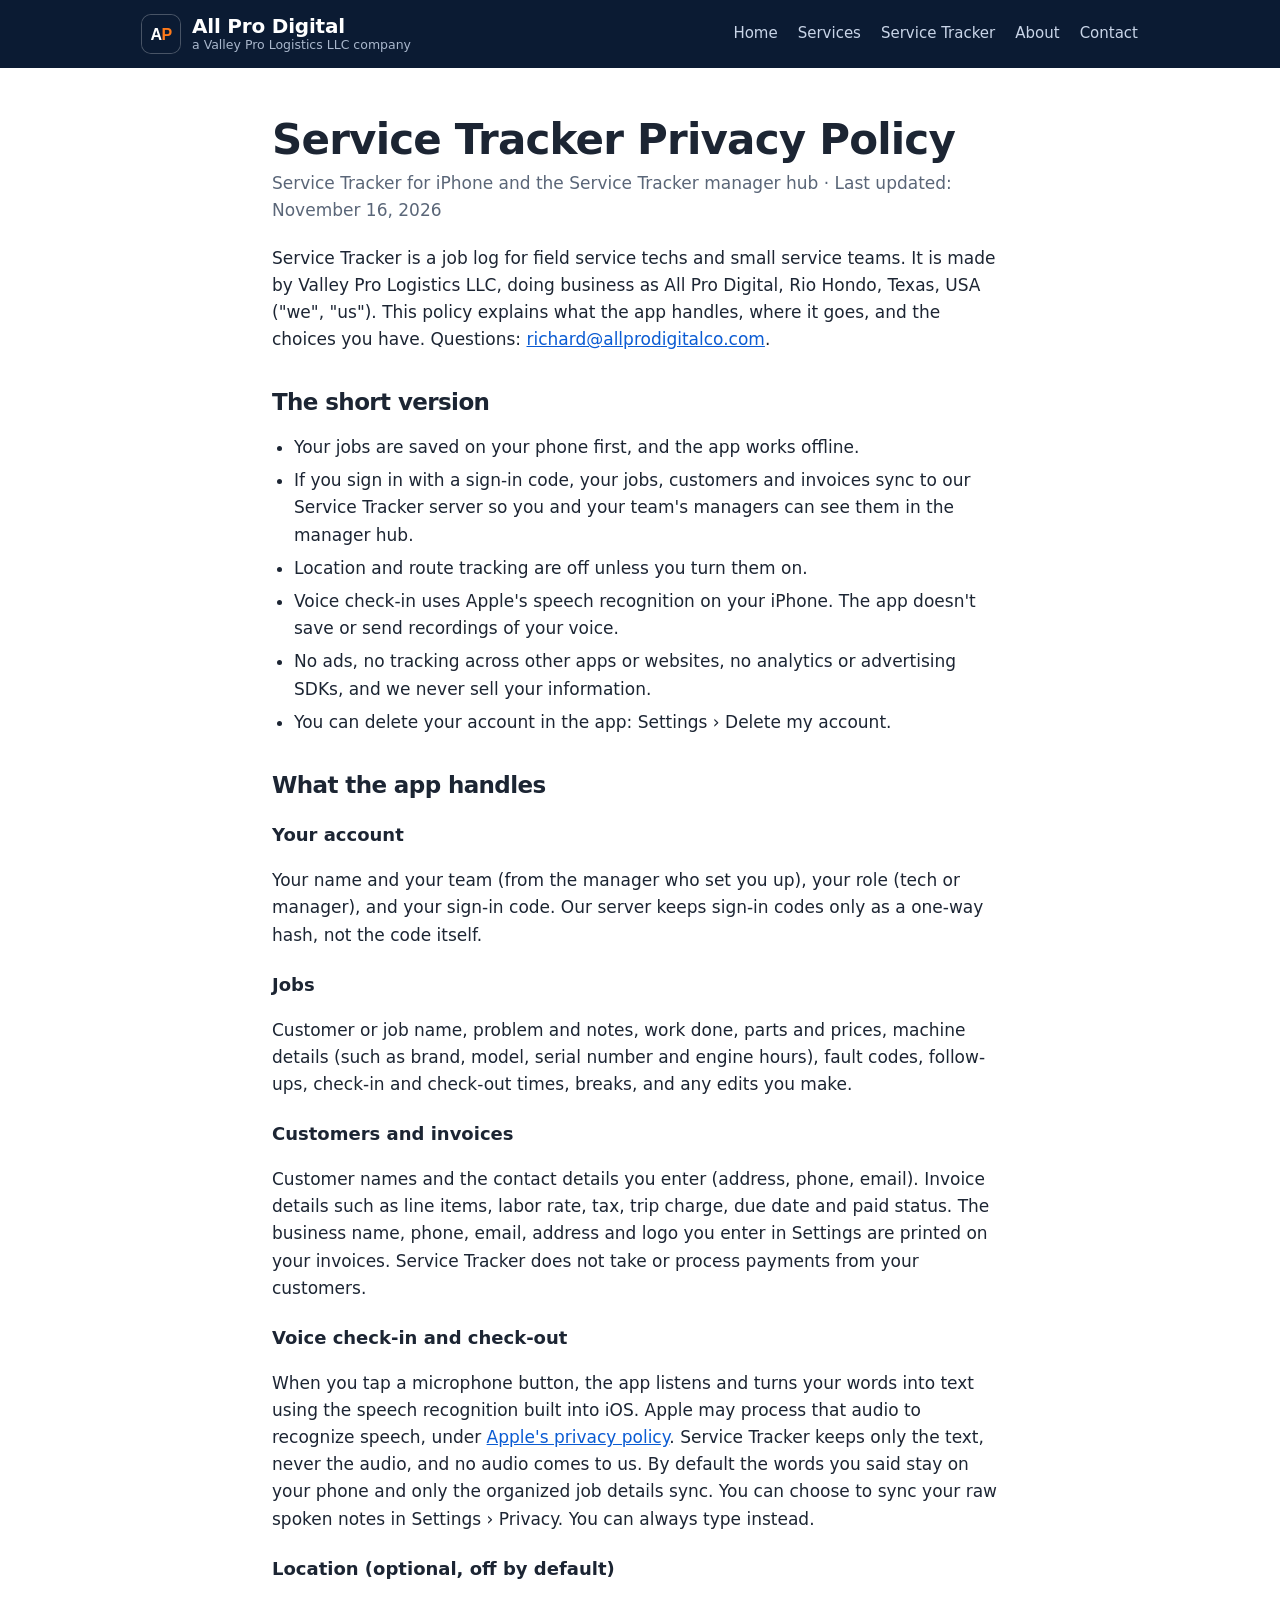
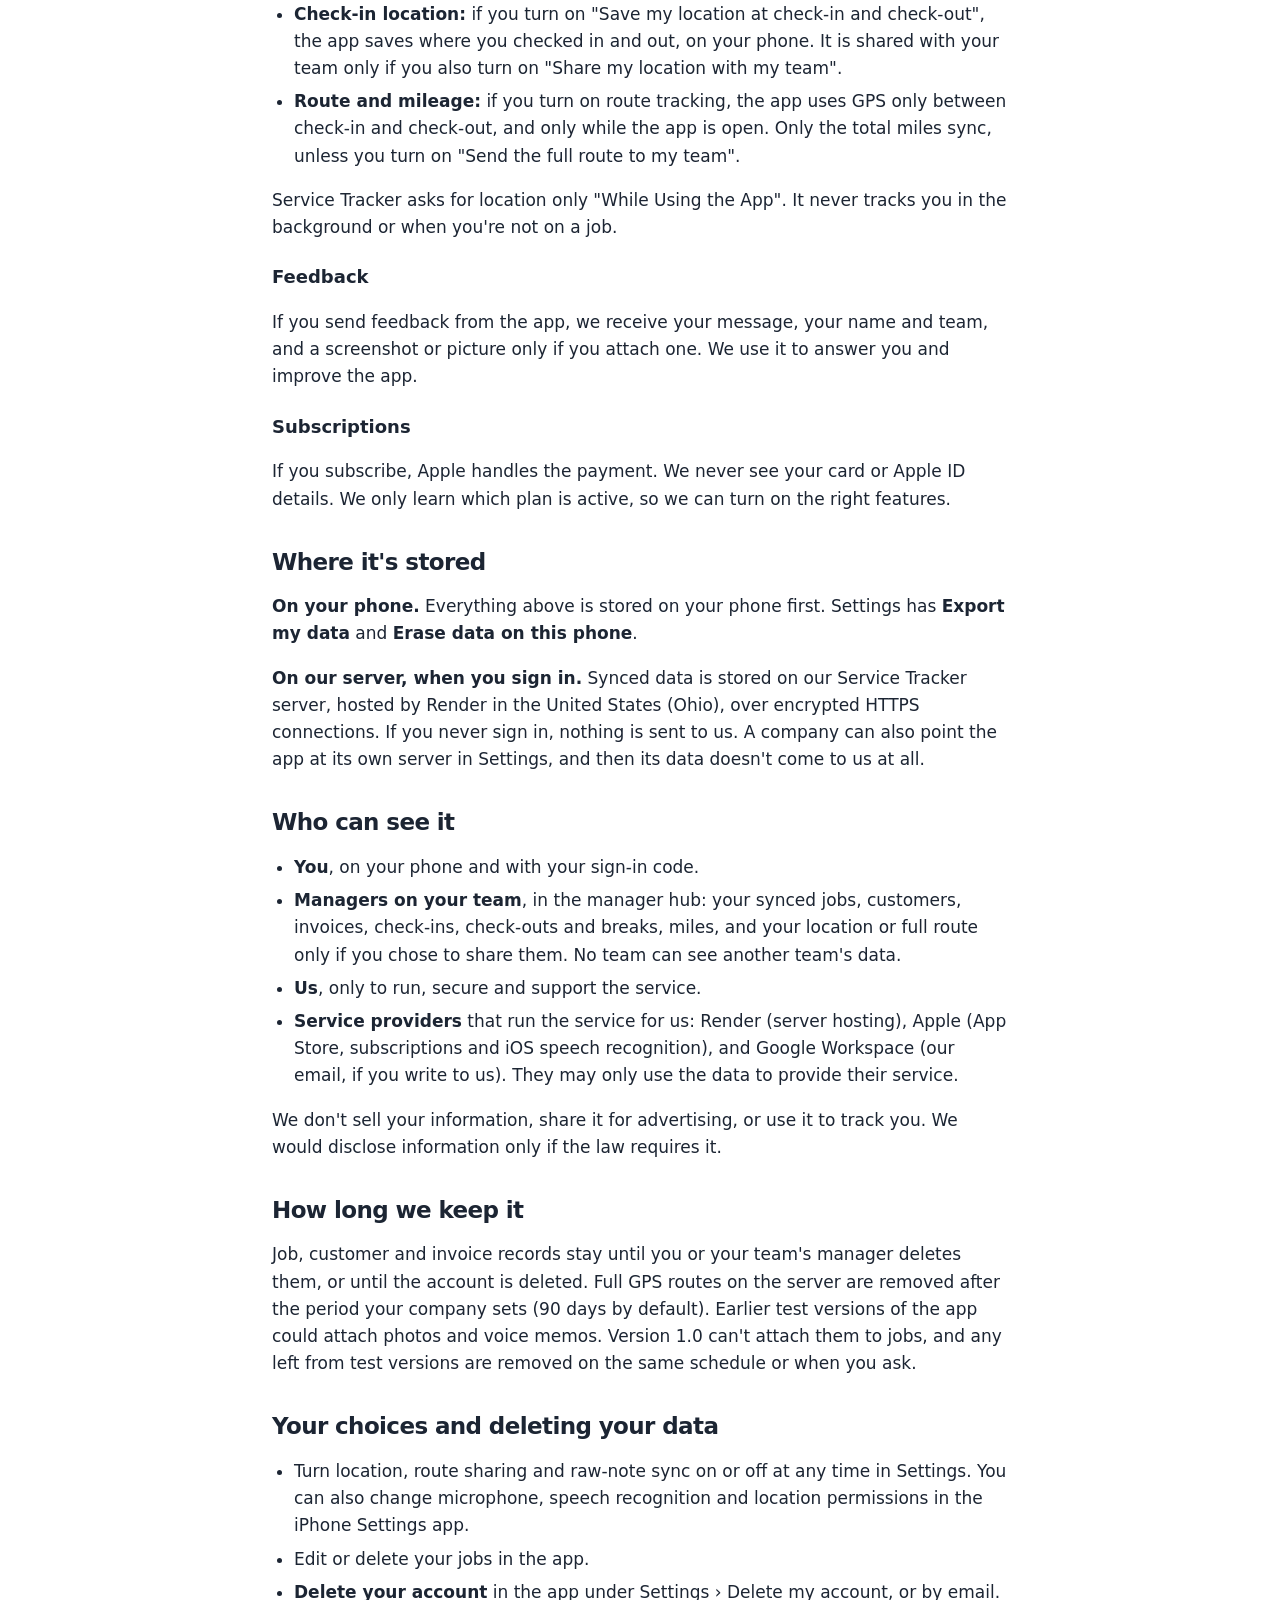
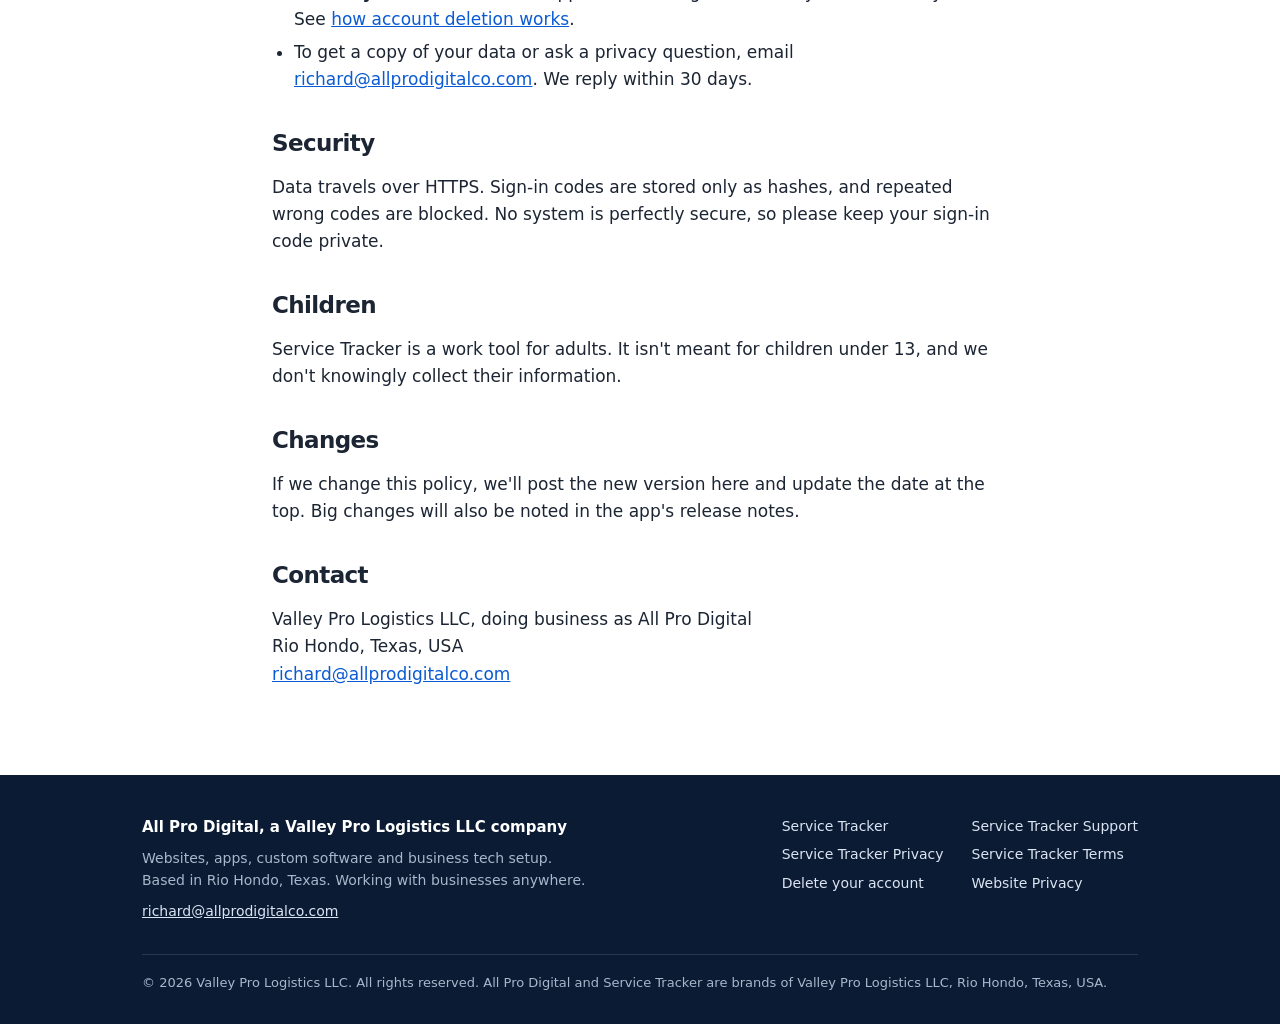
<file: service-tracker/privacy.html>
<!doctype html>
<html lang="en">
<head>
<meta charset="utf-8">
<meta name="viewport" content="width=device-width, initial-scale=1">
<title>Service Tracker Privacy Policy | All Pro Digital</title>
<meta name="description" content="How Service Tracker, the voice job log for field service techs, handles your jobs, customers, invoices, voice input and optional location.">
<link rel="canonical" href="https://allprodigitalco.com/service-tracker/privacy">
<link rel="icon" href="/favicon.svg" type="image/svg+xml">
<meta property="og:type" content="website">
<meta property="og:site_name" content="All Pro Digital">
<meta property="og:title" content="Service Tracker Privacy Policy | All Pro Digital">
<meta property="og:description" content="How Service Tracker, the voice job log for field service techs, handles your jobs, customers, invoices, voice input and optional location.">
<meta property="og:url" content="https://allprodigitalco.com/service-tracker/privacy">
<meta property="og:image" content="https://allprodigitalco.com/og.png">
<meta name="theme-color" content="#0b1b33">
<link rel="stylesheet" href="/styles.css">
</head>
<body>
<a class="skip" href="#main">Skip to content</a>
<header class="site">
  <div class="wrap">
    <a class="brand" href="/"><img src="/favicon.svg" alt="" width="38" height="38"><span>All Pro Digital<small>a Valley Pro Logistics LLC company</small></span></a>
    <nav class="top" aria-label="Main">
      <a href="/">Home</a>
      <a href="/services">Services</a>
      <a href="/service-tracker">Service Tracker</a>
      <a href="/about">About</a>
      <a href="/contact">Contact</a>
    </nav>
  </div>
</header>

<main id="main">
<div class="wrap doc">
<h1>Service Tracker Privacy Policy</h1>
  <p class="meta">Service Tracker for iPhone and the Service Tracker manager hub &middot; Last updated: November 16, 2026</p>

  <p>Service Tracker is a job log for field service techs and small service teams. It is made by Valley Pro Logistics LLC, doing business as All Pro Digital, Rio Hondo, Texas, USA ("we", "us"). This policy explains what the app handles, where it goes, and the choices you have. Questions: <a href="mailto:richard@allprodigitalco.com?subject=Service%20Tracker%20privacy">richard@allprodigitalco.com</a>.</p>

  <h2>The short version</h2>
  <ul>
    <li>Your jobs are saved on your phone first, and the app works offline.</li>
    <li>If you sign in with a sign-in code, your jobs, customers and invoices sync to our Service Tracker server so you and your team's managers can see them in the manager hub.</li>
    <li>Location and route tracking are off unless you turn them on.</li>
    <li>Voice check-in uses Apple's speech recognition on your iPhone. The app doesn't save or send recordings of your voice.</li>
    <li>No ads, no tracking across other apps or websites, no analytics or advertising SDKs, and we never sell your information.</li>
    <li>You can delete your account in the app: Settings &rsaquo; Delete my account.</li>
  </ul>

  <h2>What the app handles</h2>
  <h3>Your account</h3>
  <p>Your name and your team (from the manager who set you up), your role (tech or manager), and your sign-in code. Our server keeps sign-in codes only as a one-way hash, not the code itself.</p>

  <h3>Jobs</h3>
  <p>Customer or job name, problem and notes, work done, parts and prices, machine details (such as brand, model, serial number and engine hours), fault codes, follow-ups, check-in and check-out times, breaks, and any edits you make.</p>

  <h3>Customers and invoices</h3>
  <p>Customer names and the contact details you enter (address, phone, email). Invoice details such as line items, labor rate, tax, trip charge, due date and paid status. The business name, phone, email, address and logo you enter in Settings are printed on your invoices. Service Tracker does not take or process payments from your customers.</p>

  <h3>Voice check-in and check-out</h3>
  <p>When you tap a microphone button, the app listens and turns your words into text using the speech recognition built into iOS. Apple may process that audio to recognize speech, under <a href="https://www.apple.com/legal/privacy/">Apple's privacy policy</a>. Service Tracker keeps only the text, never the audio, and no audio comes to us. By default the words you said stay on your phone and only the organized job details sync. You can choose to sync your raw spoken notes in Settings &rsaquo; Privacy. You can always type instead.</p>

  <h3>Location (optional, off by default)</h3>
  <ul>
    <li><strong>Check-in location:</strong> if you turn on "Save my location at check-in and check-out", the app saves where you checked in and out, on your phone. It is shared with your team only if you also turn on "Share my location with my team".</li>
    <li><strong>Route and mileage:</strong> if you turn on route tracking, the app uses GPS only between check-in and check-out, and only while the app is open. Only the total miles sync, unless you turn on "Send the full route to my team".</li>
  </ul>
  <p>Service Tracker asks for location only "While Using the App". It never tracks you in the background or when you're not on a job.</p>

  <h3>Feedback</h3>
  <p>If you send feedback from the app, we receive your message, your name and team, and a screenshot or picture only if you attach one. We use it to answer you and improve the app.</p>

  <h3>Subscriptions</h3>
  <p>If you subscribe, Apple handles the payment. We never see your card or Apple ID details. We only learn which plan is active, so we can turn on the right features.</p>

  <h2>Where it's stored</h2>
  <p><strong>On your phone.</strong> Everything above is stored on your phone first. Settings has <strong>Export my data</strong> and <strong>Erase data on this phone</strong>.</p>
  <p><strong>On our server, when you sign in.</strong> Synced data is stored on our Service Tracker server, hosted by Render in the United States (Ohio), over encrypted HTTPS connections. If you never sign in, nothing is sent to us. A company can also point the app at its own server in Settings, and then its data doesn't come to us at all.</p>

  <h2>Who can see it</h2>
  <ul>
    <li><strong>You</strong>, on your phone and with your sign-in code.</li>
    <li><strong>Managers on your team</strong>, in the manager hub: your synced jobs, customers, invoices, check-ins, check-outs and breaks, miles, and your location or full route only if you chose to share them. No team can see another team's data.</li>
    <li><strong>Us</strong>, only to run, secure and support the service.</li>
    <li><strong>Service providers</strong> that run the service for us: Render (server hosting), Apple (App Store, subscriptions and iOS speech recognition), and Google Workspace (our email, if you write to us). They may only use the data to provide their service.</li>
  </ul>
  <p>We don't sell your information, share it for advertising, or use it to track you. We would disclose information only if the law requires it.</p>

  <h2>How long we keep it</h2>
  <p>Job, customer and invoice records stay until you or your team's manager deletes them, or until the account is deleted. Full GPS routes on the server are removed after the period your company sets (90 days by default). Earlier test versions of the app could attach photos and voice memos. Version 1.0 can't attach them to jobs, and any left from test versions are removed on the same schedule or when you ask.</p>

  <h2>Your choices and deleting your data</h2>
  <ul>
    <li>Turn location, route sharing and raw-note sync on or off at any time in Settings. You can also change microphone, speech recognition and location permissions in the iPhone Settings app.</li>
    <li>Edit or delete your jobs in the app.</li>
    <li><strong>Delete your account</strong> in the app under Settings &rsaquo; Delete my account, or by email. See <a href="/service-tracker/account-deletion">how account deletion works</a>.</li>
    <li>To get a copy of your data or ask a privacy question, email <a href="mailto:richard@allprodigitalco.com?subject=Service%20Tracker%20privacy">richard@allprodigitalco.com</a>. We reply within 30 days.</li>
  </ul>

  <h2>Security</h2>
  <p>Data travels over HTTPS. Sign-in codes are stored only as hashes, and repeated wrong codes are blocked. No system is perfectly secure, so please keep your sign-in code private.</p>

  <h2>Children</h2>
  <p>Service Tracker is a work tool for adults. It isn't meant for children under 13, and we don't knowingly collect their information.</p>

  <h2>Changes</h2>
  <p>If we change this policy, we'll post the new version here and update the date at the top. Big changes will also be noted in the app's release notes.</p>

  <h2>Contact</h2>
  <p>Valley Pro Logistics LLC, doing business as All Pro Digital<br>Rio Hondo, Texas, USA<br><a href="mailto:richard@allprodigitalco.com">richard@allprodigitalco.com</a></p>
</div>
</main>

<footer class="site">
  <div class="wrap">
    <div class="foot-grid">
      <div>
        <p class="foot-brand">All Pro Digital, a Valley Pro Logistics LLC company</p>
        <p>Websites, apps, custom software and business tech setup.<br>Based in Rio Hondo, Texas. Working with businesses anywhere.</p>
        <p><a href="mailto:richard@allprodigitalco.com">richard@allprodigitalco.com</a></p>
      </div>
      <nav aria-label="Footer">
        <a href="/service-tracker">Service Tracker</a>
        <a href="/service-tracker/support">Service Tracker Support</a>
        <a href="/service-tracker/privacy">Service Tracker Privacy</a>
        <a href="/service-tracker/terms">Service Tracker Terms</a>
        <a href="/service-tracker/account-deletion">Delete your account</a>
        <a href="/privacy">Website Privacy</a>
      </nav>
    </div>
    <p class="legal">&copy; 2026 Valley Pro Logistics LLC. All rights reserved. All Pro Digital and Service Tracker are brands of Valley Pro Logistics LLC, Rio Hondo, Texas, USA.</p>
  </div>
</footer>
</body>
</html>
</file>
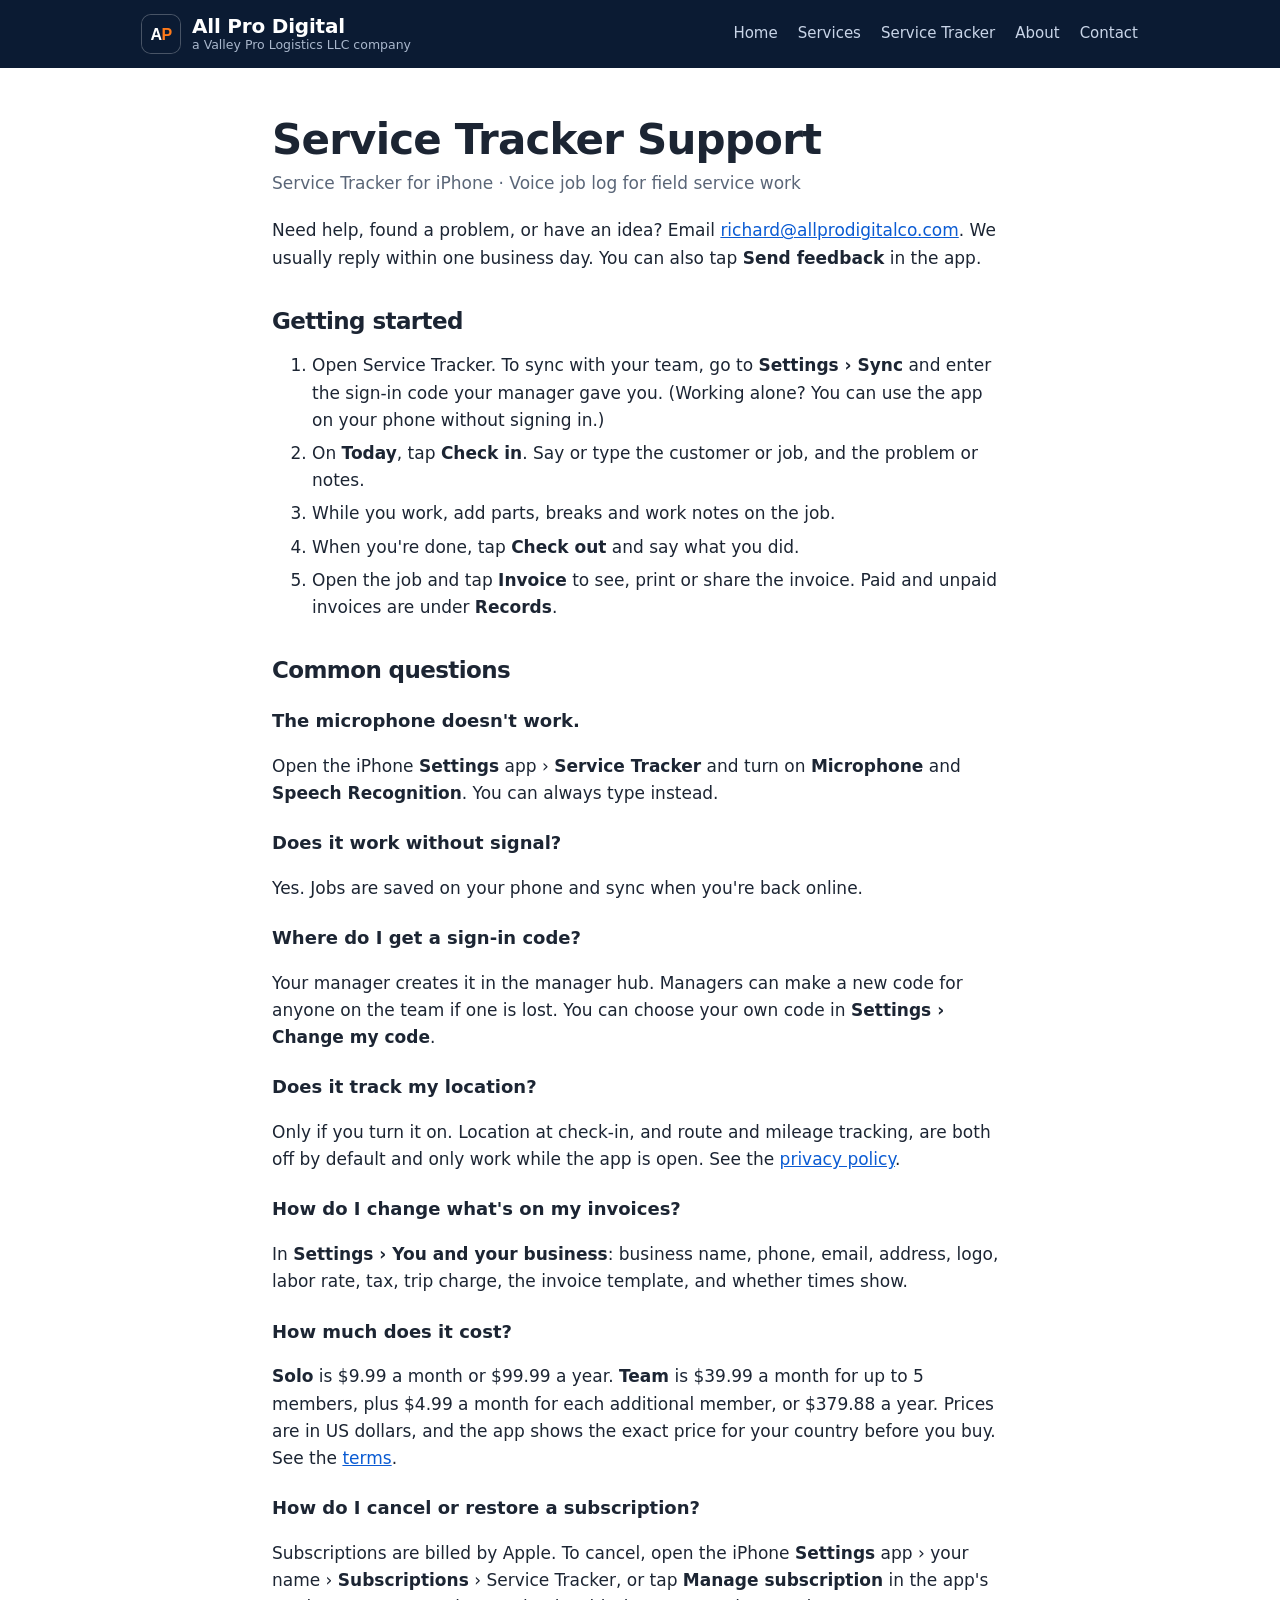
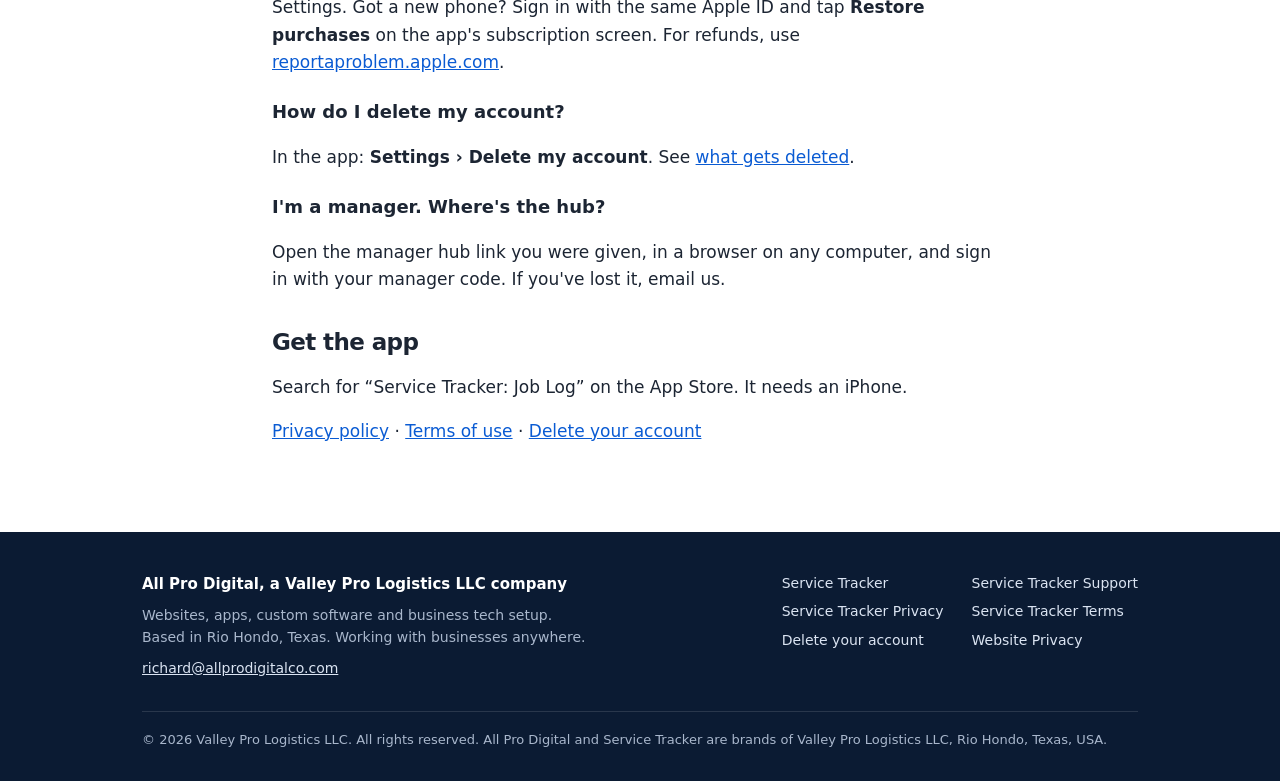
<file: service-tracker/support.html>
<!doctype html>
<html lang="en">
<head>
<meta charset="utf-8">
<meta name="viewport" content="width=device-width, initial-scale=1">
<title>Service Tracker Support | All Pro Digital</title>
<meta name="description" content="Help and contact for Service Tracker, the voice job log and invoicing app for field service techs.">
<link rel="canonical" href="https://allprodigitalco.com/service-tracker/support">
<link rel="icon" href="/favicon.svg" type="image/svg+xml">
<meta property="og:type" content="website">
<meta property="og:site_name" content="All Pro Digital">
<meta property="og:title" content="Service Tracker Support | All Pro Digital">
<meta property="og:description" content="Help and contact for Service Tracker, the voice job log and invoicing app for field service techs.">
<meta property="og:url" content="https://allprodigitalco.com/service-tracker/support">
<meta property="og:image" content="https://allprodigitalco.com/og.png">
<meta name="theme-color" content="#0b1b33">
<link rel="stylesheet" href="/styles.css">
</head>
<body>
<a class="skip" href="#main">Skip to content</a>
<header class="site">
  <div class="wrap">
    <a class="brand" href="/"><img src="/favicon.svg" alt="" width="38" height="38"><span>All Pro Digital<small>a Valley Pro Logistics LLC company</small></span></a>
    <nav class="top" aria-label="Main">
      <a href="/">Home</a>
      <a href="/services">Services</a>
      <a href="/service-tracker">Service Tracker</a>
      <a href="/about">About</a>
      <a href="/contact">Contact</a>
    </nav>
  </div>
</header>

<main id="main">
<div class="wrap doc">
<h1>Service Tracker Support</h1>
  <p class="meta">Service Tracker for iPhone &middot; Voice job log for field service work</p>

  <p>Need help, found a problem, or have an idea? Email <a href="mailto:richard@allprodigitalco.com?subject=Service%20Tracker%20support">richard@allprodigitalco.com</a>. We usually reply within one business day. You can also tap <strong>Send feedback</strong> in the app.</p>

  <h2>Getting started</h2>
  <ol>
    <li>Open Service Tracker. To sync with your team, go to <strong>Settings &rsaquo; Sync</strong> and enter the sign-in code your manager gave you. (Working alone? You can use the app on your phone without signing in.)</li>
    <li>On <strong>Today</strong>, tap <strong>Check in</strong>. Say or type the customer or job, and the problem or notes.</li>
    <li>While you work, add parts, breaks and work notes on the job.</li>
    <li>When you're done, tap <strong>Check out</strong> and say what you did.</li>
    <li>Open the job and tap <strong>Invoice</strong> to see, print or share the invoice. Paid and unpaid invoices are under <strong>Records</strong>.</li>
  </ol>

  <h2>Common questions</h2>
  <h3>The microphone doesn't work.</h3>
  <p>Open the iPhone <strong>Settings</strong> app &rsaquo; <strong>Service Tracker</strong> and turn on <strong>Microphone</strong> and <strong>Speech Recognition</strong>. You can always type instead.</p>

  <h3>Does it work without signal?</h3>
  <p>Yes. Jobs are saved on your phone and sync when you're back online.</p>

  <h3>Where do I get a sign-in code?</h3>
  <p>Your manager creates it in the manager hub. Managers can make a new code for anyone on the team if one is lost. You can choose your own code in <strong>Settings &rsaquo; Change my code</strong>.</p>

  <h3>Does it track my location?</h3>
  <p>Only if you turn it on. Location at check-in, and route and mileage tracking, are both off by default and only work while the app is open. See the <a href="/service-tracker/privacy">privacy policy</a>.</p>

  <h3>How do I change what's on my invoices?</h3>
  <p>In <strong>Settings &rsaquo; You and your business</strong>: business name, phone, email, address, logo, labor rate, tax, trip charge, the invoice template, and whether times show.</p>

  <h3>How much does it cost?</h3>
  <p><strong>Solo</strong> is $9.99 a month or $99.99 a year. <strong>Team</strong> is $39.99 a month for up to 5 members, plus $4.99 a month for each additional member, or $379.88 a year. Prices are in US dollars, and the app shows the exact price for your country before you buy. See the <a href="/service-tracker/terms">terms</a>.</p>

  <h3>How do I cancel or restore a subscription?</h3>
  <p>Subscriptions are billed by Apple. To cancel, open the iPhone <strong>Settings</strong> app &rsaquo; your name &rsaquo; <strong>Subscriptions</strong> &rsaquo; Service Tracker, or tap <strong>Manage subscription</strong> in the app's Settings. Got a new phone? Sign in with the same Apple ID and tap <strong>Restore purchases</strong> on the app's subscription screen. For refunds, use <a href="https://reportaproblem.apple.com">reportaproblem.apple.com</a>.</p>

  <h3>How do I delete my account?</h3>
  <p>In the app: <strong>Settings &rsaquo; Delete my account</strong>. See <a href="/service-tracker/account-deletion">what gets deleted</a>.</p>

  <h3>I'm a manager. Where's the hub?</h3>
  <p>Open the manager hub link you were given, in a browser on any computer, and sign in with your manager code. If you've lost it, email us.</p>

  <h2>Get the app</h2>
  <p>Search for &ldquo;Service Tracker: Job Log&rdquo; on the App Store. It needs an iPhone.</p>
  <p><a href="/service-tracker/privacy">Privacy policy</a> &middot; <a href="/service-tracker/terms">Terms of use</a> &middot; <a href="/service-tracker/account-deletion">Delete your account</a></p>
</div>
</main>

<footer class="site">
  <div class="wrap">
    <div class="foot-grid">
      <div>
        <p class="foot-brand">All Pro Digital, a Valley Pro Logistics LLC company</p>
        <p>Websites, apps, custom software and business tech setup.<br>Based in Rio Hondo, Texas. Working with businesses anywhere.</p>
        <p><a href="mailto:richard@allprodigitalco.com">richard@allprodigitalco.com</a></p>
      </div>
      <nav aria-label="Footer">
        <a href="/service-tracker">Service Tracker</a>
        <a href="/service-tracker/support">Service Tracker Support</a>
        <a href="/service-tracker/privacy">Service Tracker Privacy</a>
        <a href="/service-tracker/terms">Service Tracker Terms</a>
        <a href="/service-tracker/account-deletion">Delete your account</a>
        <a href="/privacy">Website Privacy</a>
      </nav>
    </div>
    <p class="legal">&copy; 2026 Valley Pro Logistics LLC. All rights reserved. All Pro Digital and Service Tracker are brands of Valley Pro Logistics LLC, Rio Hondo, Texas, USA.</p>
  </div>
</footer>
</body>
</html>
</file>
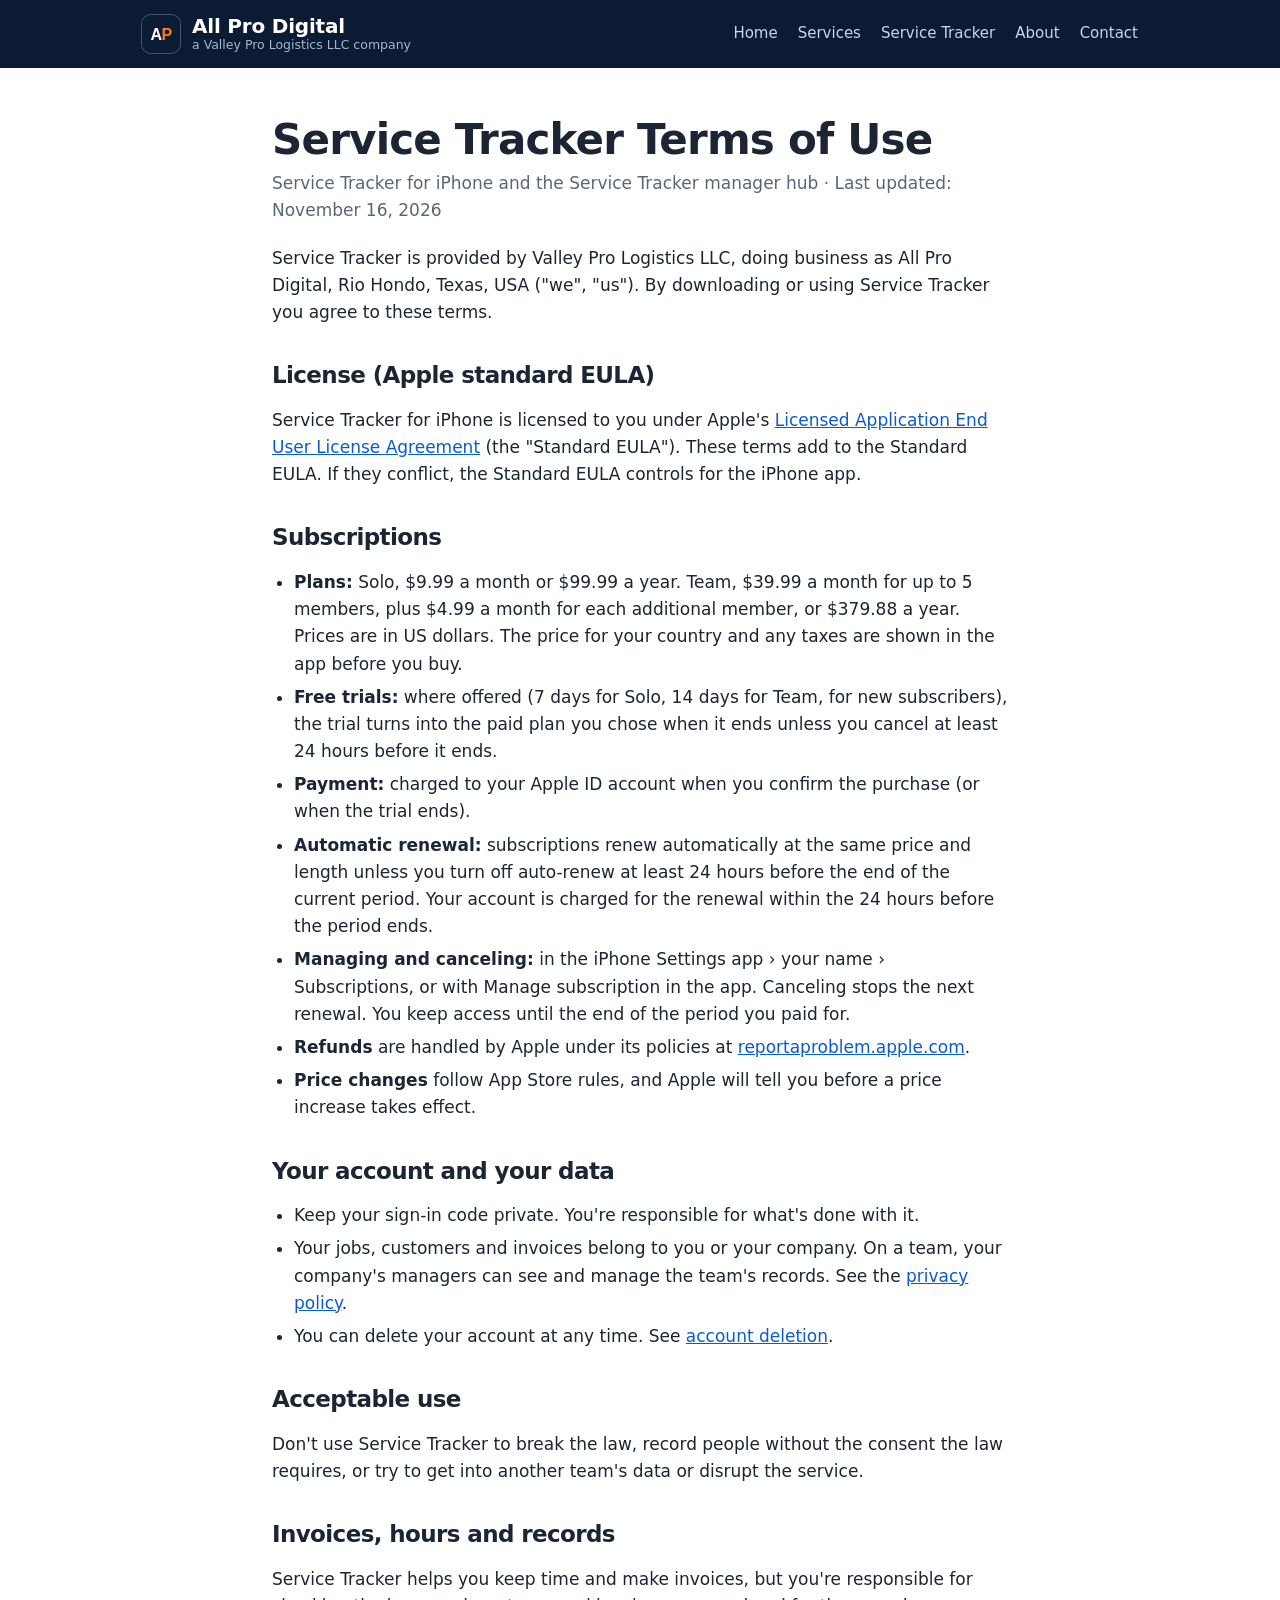
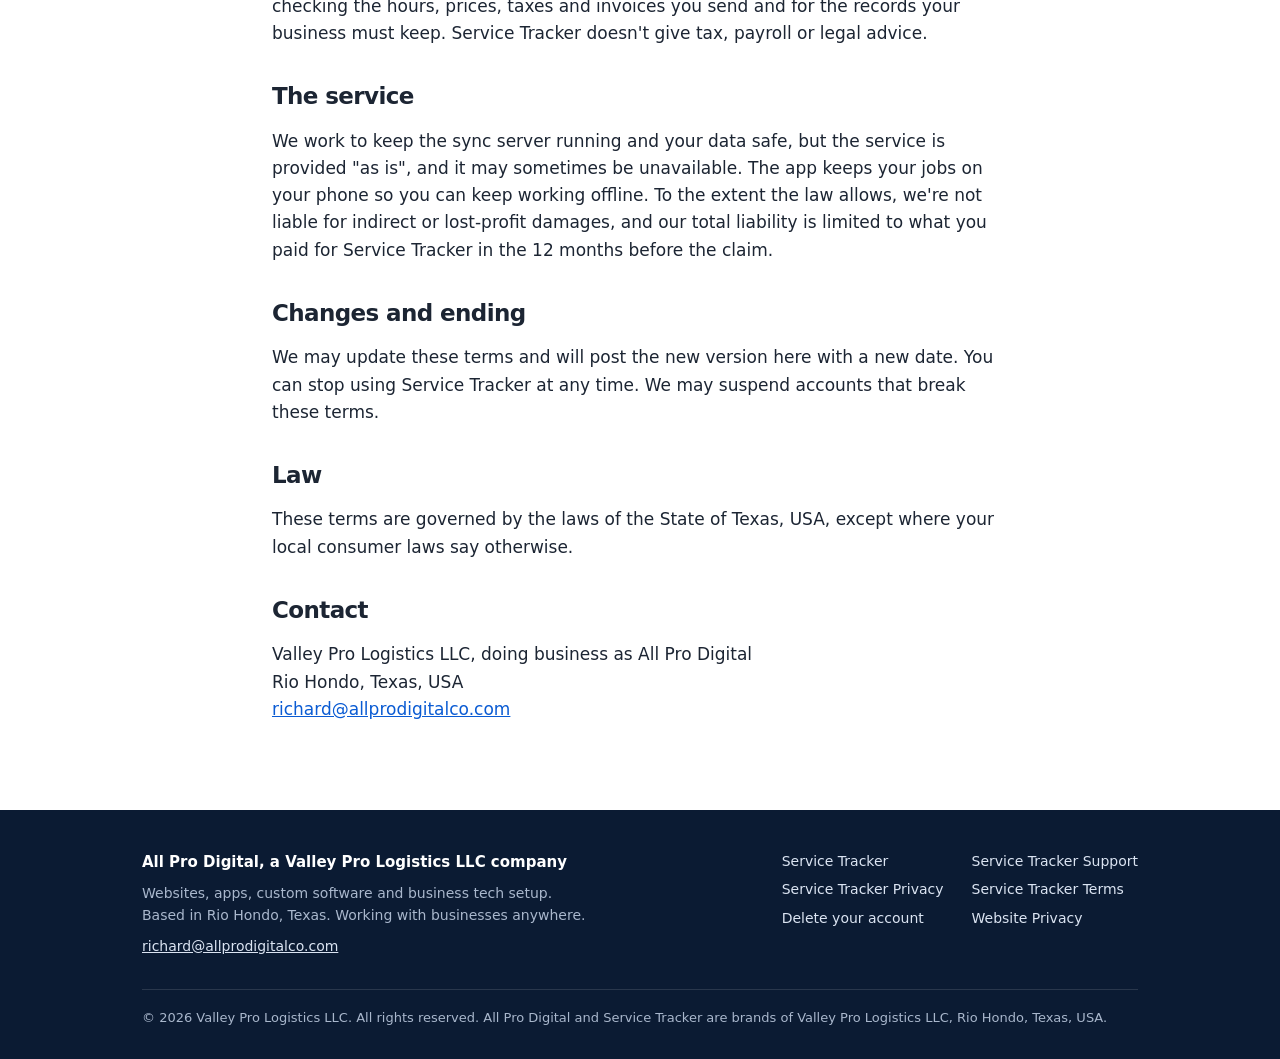
<file: service-tracker/terms.html>
<!doctype html>
<html lang="en">
<head>
<meta charset="utf-8">
<meta name="viewport" content="width=device-width, initial-scale=1">
<title>Service Tracker Terms of Use | All Pro Digital</title>
<meta name="description" content="Terms of use and subscription terms for Service Tracker, including the Apple standard EULA.">
<link rel="canonical" href="https://allprodigitalco.com/service-tracker/terms">
<link rel="icon" href="/favicon.svg" type="image/svg+xml">
<meta property="og:type" content="website">
<meta property="og:site_name" content="All Pro Digital">
<meta property="og:title" content="Service Tracker Terms of Use | All Pro Digital">
<meta property="og:description" content="Terms of use and subscription terms for Service Tracker, including the Apple standard EULA.">
<meta property="og:url" content="https://allprodigitalco.com/service-tracker/terms">
<meta property="og:image" content="https://allprodigitalco.com/og.png">
<meta name="theme-color" content="#0b1b33">
<link rel="stylesheet" href="/styles.css">
</head>
<body>
<a class="skip" href="#main">Skip to content</a>
<header class="site">
  <div class="wrap">
    <a class="brand" href="/"><img src="/favicon.svg" alt="" width="38" height="38"><span>All Pro Digital<small>a Valley Pro Logistics LLC company</small></span></a>
    <nav class="top" aria-label="Main">
      <a href="/">Home</a>
      <a href="/services">Services</a>
      <a href="/service-tracker">Service Tracker</a>
      <a href="/about">About</a>
      <a href="/contact">Contact</a>
    </nav>
  </div>
</header>

<main id="main">
<div class="wrap doc">
<h1>Service Tracker Terms of Use</h1>
  <p class="meta">Service Tracker for iPhone and the Service Tracker manager hub &middot; Last updated: November 16, 2026</p>

  <p>Service Tracker is provided by Valley Pro Logistics LLC, doing business as All Pro Digital, Rio Hondo, Texas, USA ("we", "us"). By downloading or using Service Tracker you agree to these terms.</p>

  <h2>License (Apple standard EULA)</h2>
  <p>Service Tracker for iPhone is licensed to you under Apple's <a href="https://www.apple.com/legal/internet-services/itunes/dev/stdeula/">Licensed Application End User License Agreement</a> (the "Standard EULA"). These terms add to the Standard EULA. If they conflict, the Standard EULA controls for the iPhone app.</p>

  <h2>Subscriptions</h2>
  <ul>
    <li><strong>Plans:</strong> Solo, $9.99 a month or $99.99 a year. Team, $39.99 a month for up to 5 members, plus $4.99 a month for each additional member, or $379.88 a year. Prices are in US dollars. The price for your country and any taxes are shown in the app before you buy.</li>
    <li><strong>Free trials:</strong> where offered (7 days for Solo, 14 days for Team, for new subscribers), the trial turns into the paid plan you chose when it ends unless you cancel at least 24 hours before it ends.</li>
    <li><strong>Payment:</strong> charged to your Apple ID account when you confirm the purchase (or when the trial ends).</li>
    <li><strong>Automatic renewal:</strong> subscriptions renew automatically at the same price and length unless you turn off auto-renew at least 24 hours before the end of the current period. Your account is charged for the renewal within the 24 hours before the period ends.</li>
    <li><strong>Managing and canceling:</strong> in the iPhone Settings app &rsaquo; your name &rsaquo; Subscriptions, or with Manage subscription in the app. Canceling stops the next renewal. You keep access until the end of the period you paid for.</li>
    <li><strong>Refunds</strong> are handled by Apple under its policies at <a href="https://reportaproblem.apple.com">reportaproblem.apple.com</a>.</li>
    <li><strong>Price changes</strong> follow App Store rules, and Apple will tell you before a price increase takes effect.</li>
  </ul>

  <h2>Your account and your data</h2>
  <ul>
    <li>Keep your sign-in code private. You're responsible for what's done with it.</li>
    <li>Your jobs, customers and invoices belong to you or your company. On a team, your company's managers can see and manage the team's records. See the <a href="/service-tracker/privacy">privacy policy</a>.</li>
    <li>You can delete your account at any time. See <a href="/service-tracker/account-deletion">account deletion</a>.</li>
  </ul>

  <h2>Acceptable use</h2>
  <p>Don't use Service Tracker to break the law, record people without the consent the law requires, or try to get into another team's data or disrupt the service.</p>

  <h2>Invoices, hours and records</h2>
  <p>Service Tracker helps you keep time and make invoices, but you're responsible for checking the hours, prices, taxes and invoices you send and for the records your business must keep. Service Tracker doesn't give tax, payroll or legal advice.</p>

  <h2>The service</h2>
  <p>We work to keep the sync server running and your data safe, but the service is provided "as is", and it may sometimes be unavailable. The app keeps your jobs on your phone so you can keep working offline. To the extent the law allows, we're not liable for indirect or lost-profit damages, and our total liability is limited to what you paid for Service Tracker in the 12 months before the claim.</p>

  <h2>Changes and ending</h2>
  <p>We may update these terms and will post the new version here with a new date. You can stop using Service Tracker at any time. We may suspend accounts that break these terms.</p>

  <h2>Law</h2>
  <p>These terms are governed by the laws of the State of Texas, USA, except where your local consumer laws say otherwise.</p>

  <h2>Contact</h2>
  <p>Valley Pro Logistics LLC, doing business as All Pro Digital<br>Rio Hondo, Texas, USA<br><a href="mailto:richard@allprodigitalco.com">richard@allprodigitalco.com</a></p>
</div>
</main>

<footer class="site">
  <div class="wrap">
    <div class="foot-grid">
      <div>
        <p class="foot-brand">All Pro Digital, a Valley Pro Logistics LLC company</p>
        <p>Websites, apps, custom software and business tech setup.<br>Based in Rio Hondo, Texas. Working with businesses anywhere.</p>
        <p><a href="mailto:richard@allprodigitalco.com">richard@allprodigitalco.com</a></p>
      </div>
      <nav aria-label="Footer">
        <a href="/service-tracker">Service Tracker</a>
        <a href="/service-tracker/support">Service Tracker Support</a>
        <a href="/service-tracker/privacy">Service Tracker Privacy</a>
        <a href="/service-tracker/terms">Service Tracker Terms</a>
        <a href="/service-tracker/account-deletion">Delete your account</a>
        <a href="/privacy">Website Privacy</a>
      </nav>
    </div>
    <p class="legal">&copy; 2026 Valley Pro Logistics LLC. All rights reserved. All Pro Digital and Service Tracker are brands of Valley Pro Logistics LLC, Rio Hondo, Texas, USA.</p>
  </div>
</footer>
</body>
</html>
</file>
<file: styles.css>
:root{--navy:#0b1b33;--navy2:#13294b;--orange:#ff7a1a;--ink:#1c2533;--muted:#5a6678;--line:#e3e8ef;--bg:#f6f8fb}
*{box-sizing:border-box}
html{-webkit-text-size-adjust:100%}
body{margin:0;font-family:system-ui,-apple-system,"Segoe UI",Roboto,"Helvetica Neue",Arial,sans-serif;color:var(--ink);background:#fff;line-height:1.6;font-size:17px}
a{color:#0a5bd3}
a:hover{text-decoration:none}
.wrap{max-width:1040px;margin:0 auto;padding:0 22px}
header.site{background:var(--navy);color:#fff}
header.site .wrap{display:flex;align-items:center;justify-content:space-between;gap:16px;min-height:68px;flex-wrap:wrap}
.brand{display:flex;align-items:center;gap:12px;color:#fff;text-decoration:none;font-weight:800;font-size:20px;letter-spacing:-.2px;line-height:1.15}
.brand small{display:block;font-weight:500;font-size:12.5px;color:#a9b7cc;letter-spacing:0}
.brand img{width:38px;height:38px;border-radius:9px;box-shadow:0 0 0 1px rgba(255,255,255,.25)}
nav.top{display:flex;flex-wrap:wrap;gap:4px 20px}
nav.top a{color:#c9d5e8;text-decoration:none;font-size:15px;padding:4px 0;border-bottom:2px solid transparent}
nav.top a:hover{color:#fff}
nav.top a[aria-current="page"]{color:#fff;border-bottom-color:var(--orange)}
.hero{background:radial-gradient(circle at 85% 10%,#1d3a66 0,var(--navy) 60%);color:#fff;padding:72px 0 80px}
.hero h1{font-size:clamp(34px,6vw,56px);line-height:1.08;letter-spacing:-1.2px;margin:0 0 18px;max-width:820px}
.hero h1 span{color:var(--orange)}
.hero p.lead{font-size:clamp(18px,2.4vw,21px);color:#c6d3e8;max-width:700px;margin:0 0 30px}
.btn{display:inline-block;background:var(--orange);color:#fff;font-weight:700;text-decoration:none;padding:13px 22px;border-radius:10px}
.btn:hover{background:#ec6a0d}
.btn.ghost{background:transparent;box-shadow:inset 0 0 0 2px rgba(255,255,255,.4)}
.btn.ghost:hover{background:rgba(255,255,255,.08)}
section{padding:64px 0}
section.alt{background:var(--bg);border-top:1px solid var(--line);border-bottom:1px solid var(--line)}
h2{font-size:clamp(26px,3.6vw,34px);letter-spacing:-.6px;line-height:1.2;margin:0 0 10px}
.kicker{color:var(--orange);font-weight:800;text-transform:uppercase;letter-spacing:1.4px;font-size:13px;margin:0 0 8px}
.sub{color:var(--muted);max-width:720px;margin:0 0 34px}
.grid{display:grid;grid-template-columns:repeat(2,minmax(0,1fr));gap:24px}
.card{background:#fff;border:1px solid var(--line);border-radius:16px;padding:28px}
.card h3{margin:0 0 6px;font-size:22px;letter-spacing:-.3px}
.tag{display:inline-block;font-size:13px;font-weight:700;color:#8a4a00;background:#fff1e4;border-radius:999px;padding:3px 11px;margin-bottom:14px}
.card .head{display:flex;align-items:center;gap:16px;margin-bottom:12px}
.card .head img{width:60px;height:60px;border-radius:14px}
.card ul{padding-left:20px;margin:14px 0 0}
.card li{margin:6px 0}
.about p{max-width:760px}
.entity{border-left:4px solid var(--orange);background:var(--bg);padding:16px 20px;border-radius:0 10px 10px 0;font-weight:600;max-width:760px}
dl.facts{display:grid;grid-template-columns:max-content 1fr;gap:8px 22px;margin:24px 0 0;max-width:760px}
dl.facts dt{color:var(--muted)}
dl.facts dd{margin:0;font-weight:600}
.contact-box{background:var(--navy);color:#fff;border-radius:18px;padding:40px;display:flex;justify-content:space-between;align-items:center;gap:24px;flex-wrap:wrap}
.contact-box h2{color:#fff}
.contact-box p{color:#c6d3e8;margin:0}
.contact-box a.mail{color:#fff;font-weight:700;font-size:20px}
/* document pages (privacy, terms) */
.doc{max-width:780px;padding:48px 22px 70px}
.doc h1{font-size:clamp(30px,5vw,42px);letter-spacing:-.8px;line-height:1.15;margin:0 0 6px}
.doc h2{font-size:23px;margin:36px 0 8px}
.doc h3{font-size:18px;margin:22px 0 4px}
.doc .meta{color:var(--muted);margin:0 0 20px}
.doc ul{padding-left:22px}
.doc li{margin:6px 0}
/* shared additions */
.skip{position:absolute;left:-9999px;top:0;background:#fff;color:var(--navy);padding:10px 14px;z-index:10}
.skip:focus{left:10px;top:10px}
.actions{display:flex;flex-wrap:wrap;gap:12px;margin-top:6px}
.btn.outline{background:#fff;color:var(--navy);box-shadow:inset 0 0 0 2px var(--line)}
.btn.outline:hover{box-shadow:inset 0 0 0 2px var(--orange);background:#fff}
.kicker.light{color:#ffb27a}
.hero.page{padding:56px 0 60px}
.hero.page h1{font-size:clamp(32px,5vw,48px)}
.hero .tag.big{font-size:14px;padding:5px 14px;margin:0 0 22px}
.hero-split{align-items:center}
.hero-icon{text-align:center}
.hero-icon img{width:200px;height:200px;border-radius:44px;box-shadow:0 20px 50px rgba(0,0,0,.35)}
.jump{display:flex;flex-wrap:wrap;gap:10px}
.jump a{color:#fff;text-decoration:none;font-weight:600;font-size:15px;padding:8px 14px;border-radius:999px;box-shadow:inset 0 0 0 1.5px rgba(255,255,255,.35)}
.jump a:hover{background:rgba(255,255,255,.08)}
.grid.three{grid-template-columns:repeat(3,minmax(0,1fr))}
.grid.two{grid-template-columns:repeat(2,minmax(0,1fr))}
.card p{margin:0 0 10px}
.card h3+p{margin-top:6px}
.card .more{margin:14px 0 0;font-weight:600}
.icon{width:48px;height:48px;border-radius:12px;background:var(--navy);display:flex;align-items:center;justify-content:center;margin-bottom:16px}
.icon svg{width:26px;height:26px;fill:none;stroke:var(--orange);stroke-width:1.8;stroke-linecap:round;stroke-linejoin:round}
.split{display:grid;grid-template-columns:minmax(0,1.1fr) minmax(0,.9fr);gap:40px;align-items:start}
.split > div > p{max-width:620px}
.app-card{background:var(--navy);color:#fff;border-radius:22px;padding:40px 28px;text-align:center;align-self:center}
.app-card img{width:120px;height:120px;border-radius:28px;box-shadow:0 14px 36px rgba(0,0,0,.35)}
.app-card .app-name{font-size:24px;font-weight:800;margin:18px 0 4px}
.app-card .app-price{color:#c6d3e8;margin:0}
ul.checks{list-style:none;padding:0;margin:14px 0 18px}
ul.checks li{position:relative;padding-left:28px;margin:8px 0}
ul.checks li::before{content:"";position:absolute;left:2px;top:.45em;width:14px;height:8px;border-left:2.5px solid var(--orange);border-bottom:2.5px solid var(--orange);transform:rotate(-45deg)}
ul.pills{list-style:none;padding:0;margin:0;display:flex;flex-wrap:wrap;gap:10px}
ul.pills li{background:var(--bg);border:1px solid var(--line);border-radius:999px;padding:8px 16px;font-weight:600;font-size:15px}
ol.steps{list-style:none;padding:0;margin:26px 0 0;display:grid;grid-template-columns:repeat(4,minmax(0,1fr));gap:20px;counter-reset:step}
ol.steps li{background:#fff;border:1px solid var(--line);border-radius:16px;padding:24px;counter-increment:step}
ol.steps li::before{content:counter(step);display:flex;align-items:center;justify-content:center;width:36px;height:36px;border-radius:50%;background:var(--orange);color:#fff;font-weight:800;margin-bottom:12px}
ol.steps h3{margin:0 0 6px;font-size:18px}
ol.steps p{margin:0;color:var(--muted);font-size:16px}
.plans{max-width:820px}
.plan .price{font-size:44px;font-weight:800;letter-spacing:-1px;margin:4px 0 6px;color:var(--navy)}
.plan .price span{font-size:17px;font-weight:600;color:var(--muted);letter-spacing:0}
.plan.featured{border:2px solid var(--orange)}
.note{color:var(--muted);margin:24px 0 0;max-width:760px}
h2.h3{font-size:22px;margin:30px 0 12px}
.faq{max-width:780px}
.faq details{background:#fff;border:1px solid var(--line);border-radius:12px;padding:14px 18px;margin:0 0 10px}
.faq summary{font-weight:700;cursor:pointer}
.faq details p{margin:10px 0 2px;color:var(--ink)}
.values h3{margin:0 0 4px;font-size:18px}
.values p{margin:0}
.values{margin-bottom:10px}
.about h2{margin-top:40px}
.big-mail{font-size:clamp(20px,3.4vw,28px);font-weight:800;margin:6px 0 14px;word-break:break-word}
.card h3:not(:first-child){margin-top:22px}
footer.site{background:var(--navy);color:#a9b7cc;font-size:14px;padding:40px 0 30px}
footer.site a{color:#dbe4f2}
.foot-grid{display:flex;justify-content:space-between;gap:24px;flex-wrap:wrap}
.foot-grid p{margin:0 0 8px}
.foot-brand{color:#fff;font-weight:700;font-size:15px}
footer.site nav{display:grid;grid-template-columns:repeat(2,max-content);gap:6px 28px;align-content:start}
footer.site nav a{text-decoration:none}
footer.site nav a:hover{text-decoration:underline}
.legal{border-top:1px solid rgba(255,255,255,.12);margin:24px 0 0;padding-top:18px;font-size:13px}
@media (max-width:900px){
  .grid.three{grid-template-columns:repeat(2,minmax(0,1fr))}
  ol.steps{grid-template-columns:repeat(2,minmax(0,1fr))}
}
@media (max-width:760px){
  .grid{grid-template-columns:1fr}
  section{padding:48px 0}
  .hero{padding:52px 0 58px}
  header.site .wrap{padding-top:12px;padding-bottom:10px}
  nav.top{gap:2px 16px;width:100%}
  nav.top a{font-size:14.5px}
  .grid.three,.grid.two,.split,ol.steps{grid-template-columns:1fr}
  .split{gap:24px}
  .hero-icon{order:-1;text-align:left}
  .hero-icon img{width:120px;height:120px;border-radius:28px}
  .actions .btn{flex:1 1 auto;text-align:center}
  .contact-box{padding:28px}
  dl.facts{grid-template-columns:1fr;gap:2px}
  dl.facts dd{margin-bottom:10px}
}
</file>
